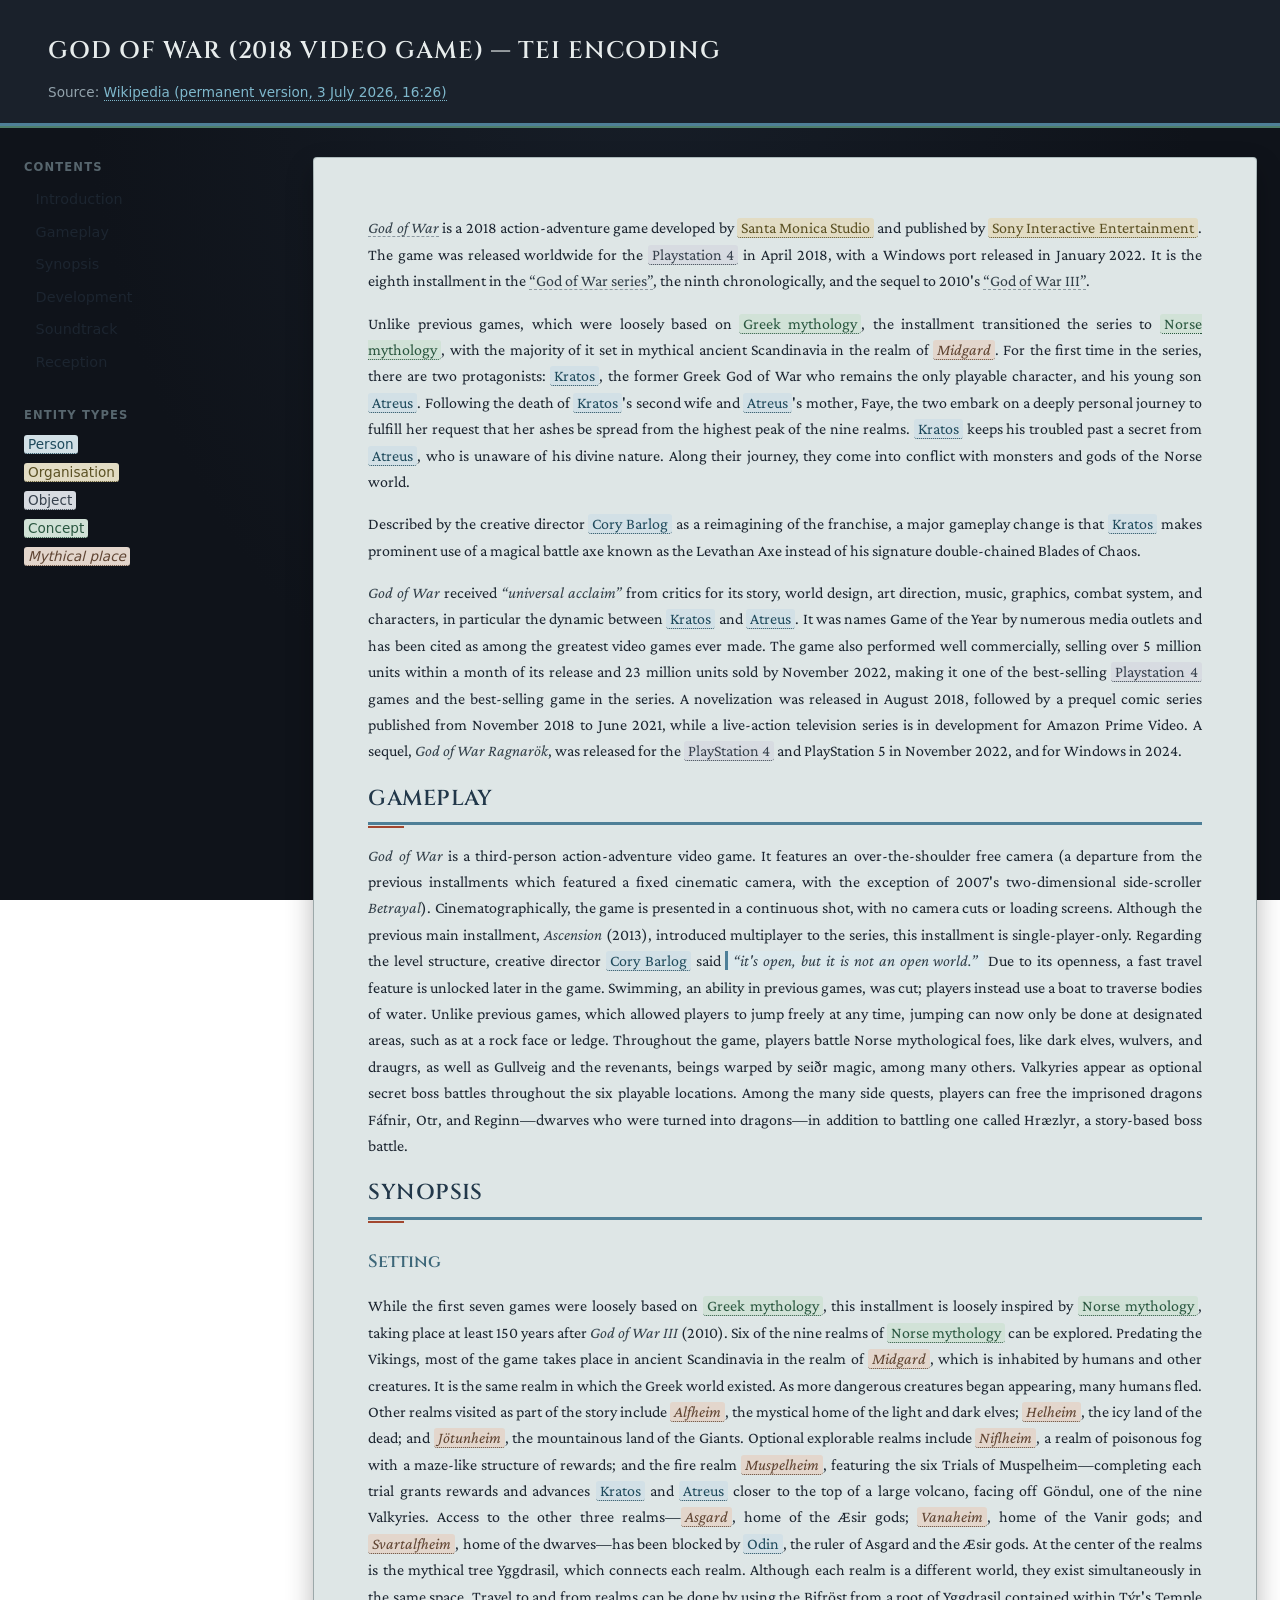
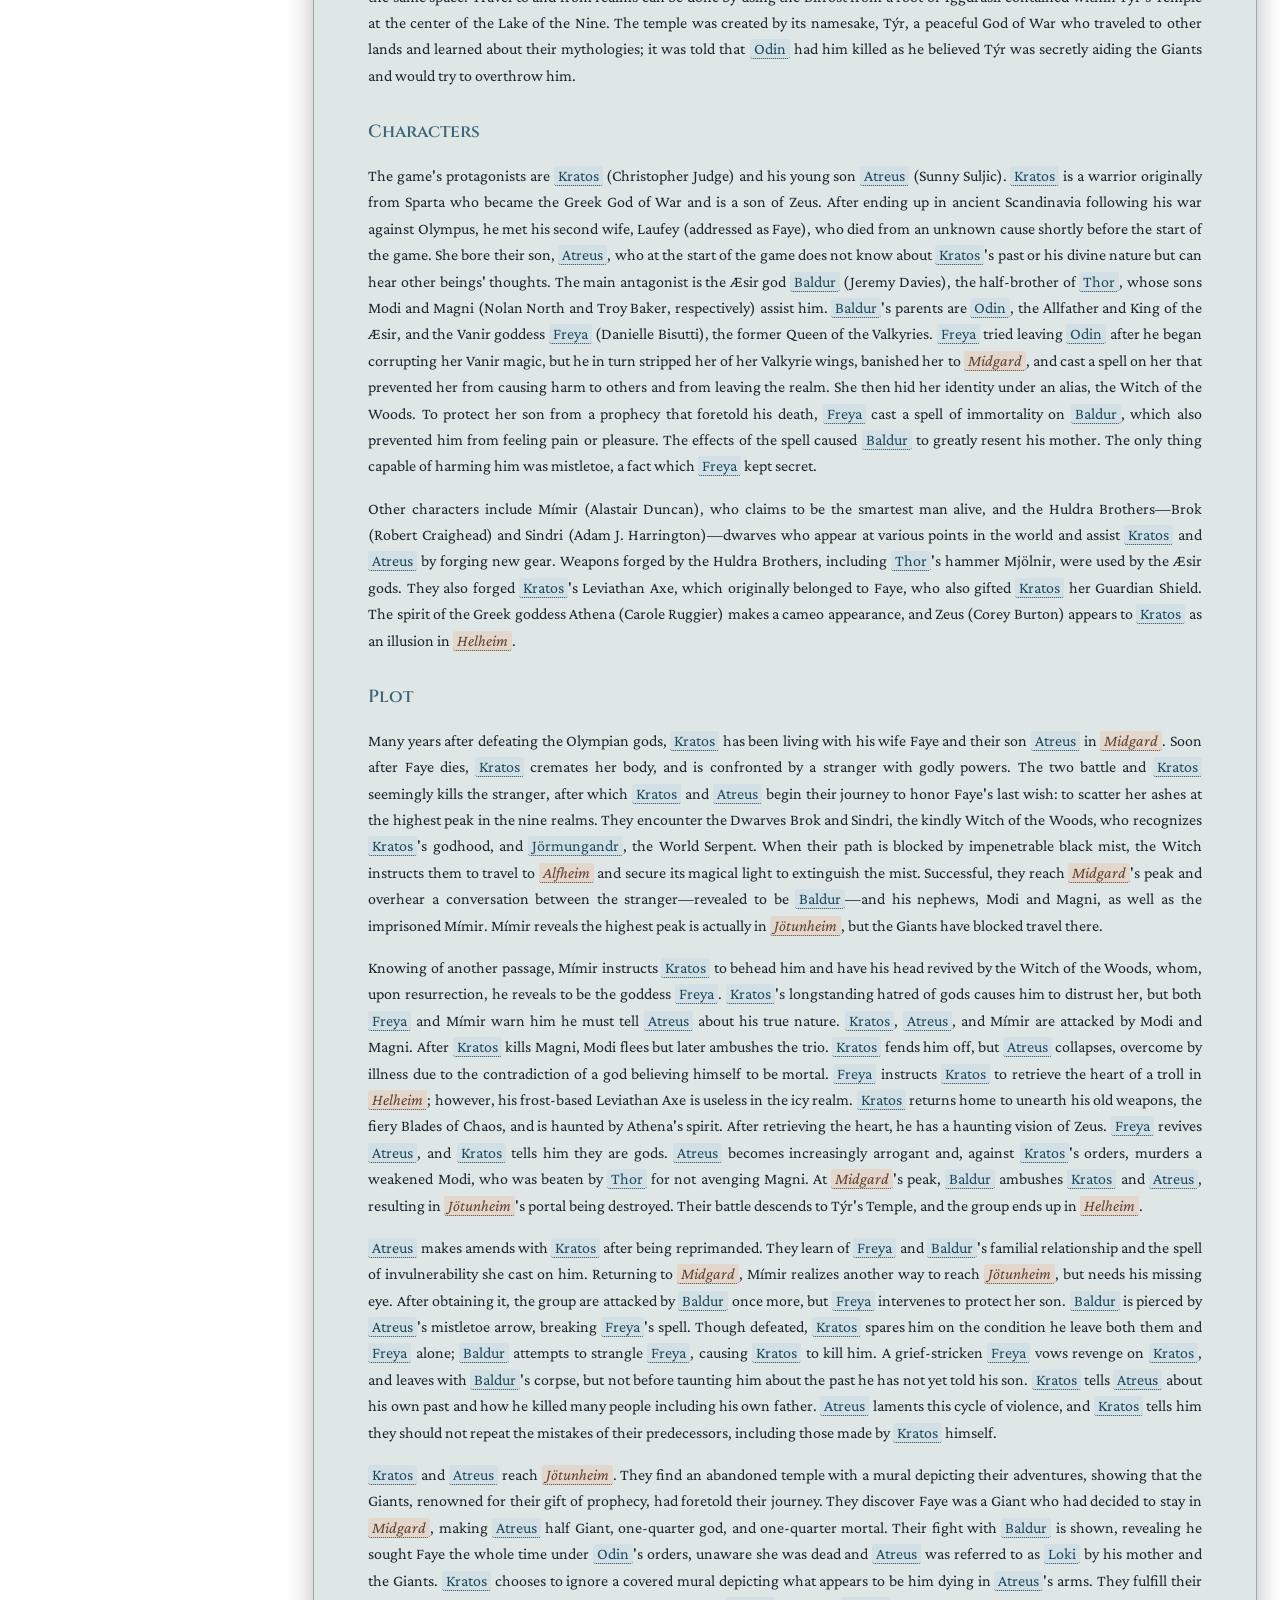
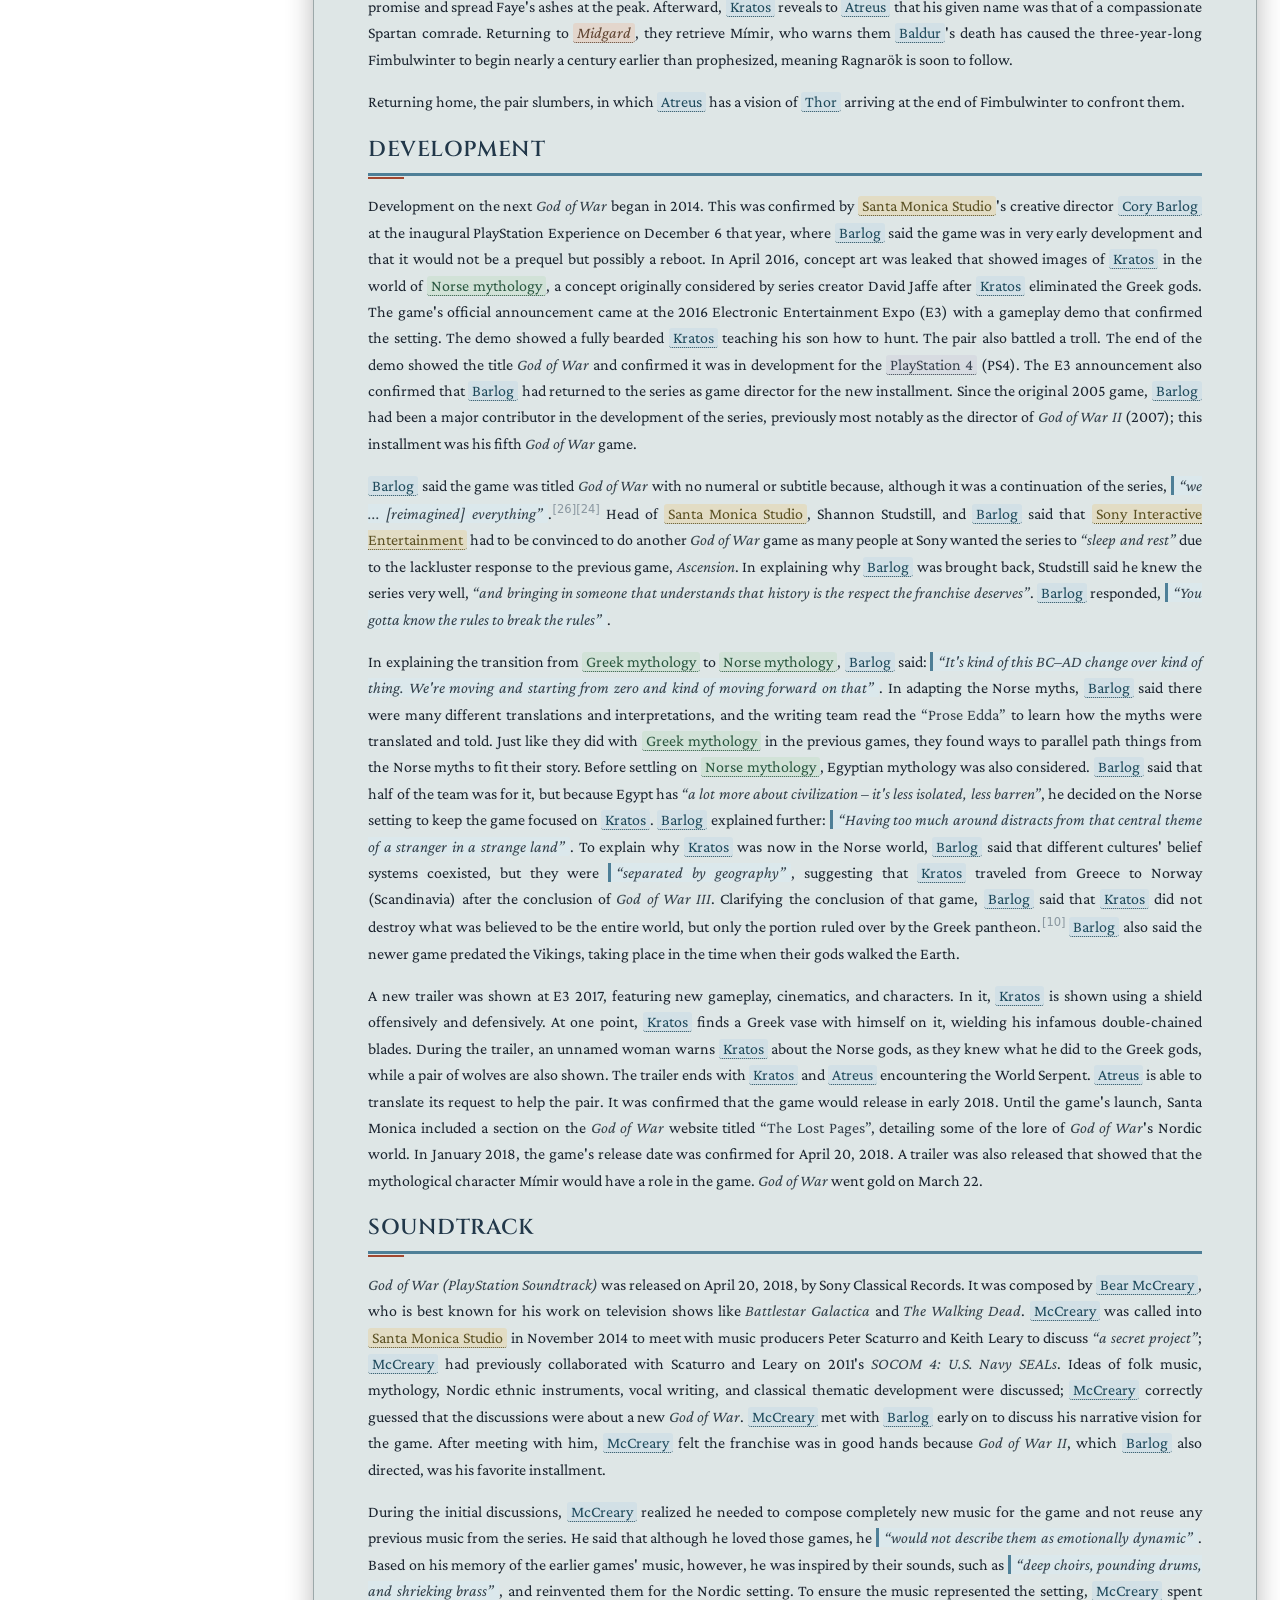
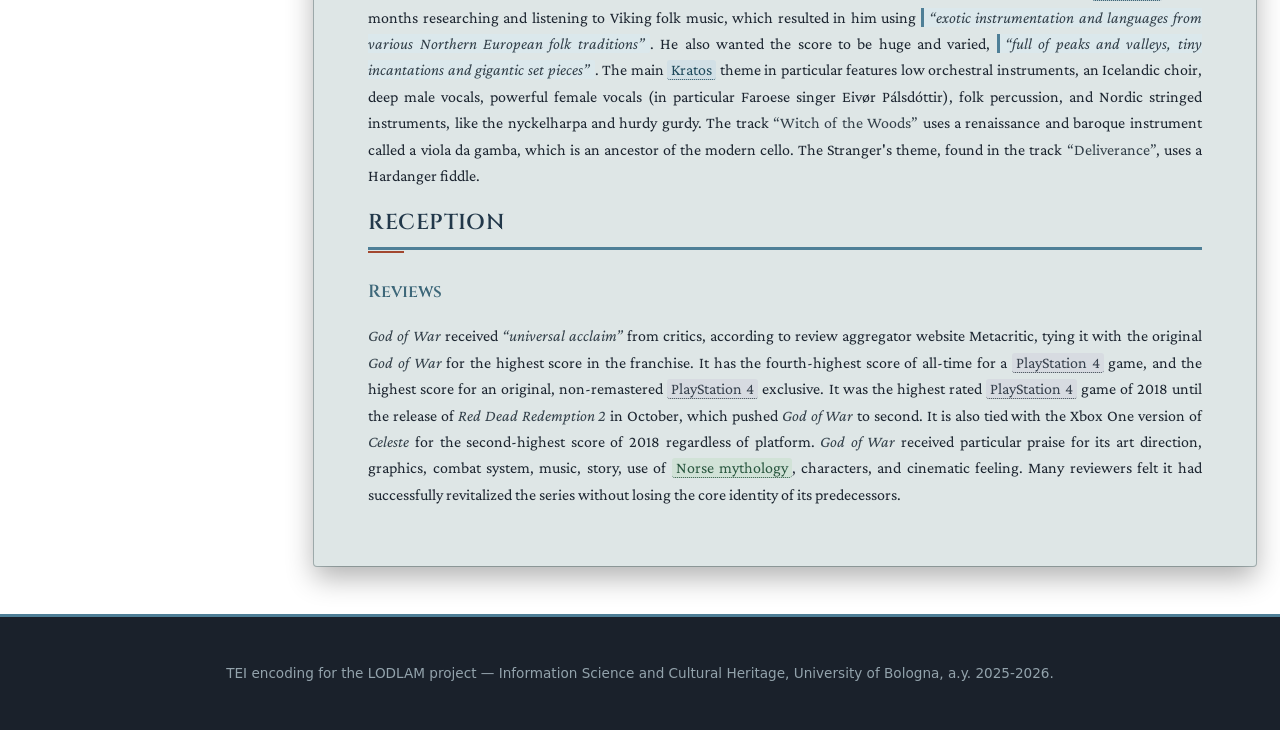
<file: files/index.html>
<!DOCTYPE html>
<html lang="en">
<head>
<meta charset="UTF-8">
<meta name="viewport" content="width=device-width, initial-scale=1.0">
<title>God of War (2018 video game) — TEI encoding</title>
<link rel="preconnect" href="https://fonts.googleapis.com">
<link rel="preconnect" href="https://fonts.gstatic.com" crossorigin>
<link href="https://fonts.googleapis.com/css2?family=Cinzel:wght@500;600;700&family=Crimson+Pro:ital,wght@0,400;0,500;0,600;1,400&display=swap" rel="stylesheet">
<style>

* { box-sizing: border-box; }
body {
  margin: 0;
  font-family: 'Crimson Pro', Georgia, "Times New Roman", serif;
  color: #1c2530;
  background:
    radial-gradient(ellipse at top, #171e28 0%, #0f131a 62%),
    repeating-linear-gradient(115deg, rgba(255,255,255,0.015) 0px, rgba(255,255,255,0.015) 1px, transparent 1px, transparent 7px);
  background-attachment: fixed;
  line-height: 1.65;
}

.site-header {
  padding: 2rem 3rem 1.2rem;
  background: #1a212b;
  color: #e7ecec;
  border-bottom: 3px solid #4e7f97;
  box-shadow: 0 2px 0 0 #4f7f6b;
}
.site-header h1 {
  margin: 0;
  font-family: 'Cinzel', Georgia, serif;
  font-size: 1.5rem;
  font-weight: 600;
  letter-spacing: 0.04em;
  text-transform: uppercase;
}
.source-link { margin: 0.6rem 0 0; font-size: 0.85rem; color: #93a3ac; font-family: system-ui, sans-serif; }
.source-link a { color: #7fb8cc; text-decoration: none; border-bottom: 1px dotted #7fb8cc; }

.layout {
  display: grid;
  grid-template-columns: 250px 1fr;
  max-width: 1340px;
  margin: 0 auto;
  padding: 2rem 1.5rem;
  gap: 2.5rem;
}

/* ---- sidebar nav & legend ------------------------------------ */
.toc {
  position: sticky;
  top: 1rem;
  align-self: start;
  font-family: system-ui, -apple-system, "Segoe UI", sans-serif;
  font-size: 0.9rem;
}
.toc h2 {
  font-size: 0.72rem;
  text-transform: uppercase;
  letter-spacing: 0.1em;
  color: #57666e;
  margin: 0 0 0.5rem;
  font-weight: 700;
}
.toc ul { list-style: none; padding: 0; margin: 0 0 1.8rem; }
.toc li { margin: 0.15rem 0; }
.toc a {
  color: #1c2530;
  text-decoration: none;
  display: block;
  padding: 0.2rem 0 0.2rem 0.6rem;
  border-left: 2px solid transparent;
  transition: border-color 0.15s, color 0.15s;
}
.toc a:hover { border-left-color: #4e7f97; color: #000; }

.legend { list-style: none; padding: 0; font-size: 0.85rem; }
.legend li { margin: 0.35rem 0; }

/* ---- main content ------------------------------------------- */
.content {
  background: #dee6e6;
  padding: 2.6rem 3.4rem;
  border-radius: 3px;
  box-shadow: 0 12px 28px rgba(0,0,0,0.3), 0 0 0 1px #b7c5c6;
}
.content h2 {
  font-family: 'Cinzel', Georgia, serif;
  font-size: 1.35rem;
  font-weight: 600;
  letter-spacing: 0.02em;
  text-transform: uppercase;
  color: #22384a;
  border-bottom: 3px solid #4e7f97;
  padding-bottom: 0.35rem;
  margin: 2.4rem 0 1.1rem;
  position: relative;
}
.content h2::after {
  content: "";
  position: absolute;
  left: 0;
  bottom: -6px;
  width: 36px;
  height: 2px;
  background: #a2472f;
}
.content h2:first-child { margin-top: 0; }
.content h3 {
  font-family: 'Cinzel', Georgia, serif;
  font-size: 1.1rem;
  font-weight: 600;
  color: #3d6779;
  margin: 1.8rem 0 0.8rem;
}
.content p { margin: 1rem 0; text-align: justify; hyphens: auto; -webkit-hyphens: auto; }

/* ---- entities: colour by type (cold pigment palette) --------- */
.entity {
  padding: 1px 4px;
  border-radius: 3px;
  text-decoration: none;
  cursor: help;
  transition: filter 0.15s, box-shadow 0.15s, opacity 0.15s;
  color: inherit;
}
.entity:hover {
  filter: brightness(0.94);
  box-shadow: 0 1px 0 rgba(0,0,0,0.15);
}
.entity.entity-muted { opacity: 0.24; filter: grayscale(0.65); }
.entity.entity-selected {
  opacity: 1;
  filter: none;
  background: #f2d79a !important;
  color: #442814 !important;
  border-bottom-color: #a2472f !important;
  box-shadow: 0 0 0 2px #a2472f, 0 2px 7px rgba(0,0,0,0.22);
}

.entity.person  { background: #d2e0e6; color: #1f4a5c; border-bottom: 1px dotted #1f4a5c; }
.entity.org     { background: #e2dcc4; color: #5a5023; border-bottom: 1px dotted #5a5023; }
.entity.object  { background: #d7dbe1; color: #37414d; border-bottom: 1px dotted #37414d; }
.entity.concept { background: #d1e2d7; color: #29563f; border-bottom: 1px dotted #29563f; }
.entity.place   { background: #e3d6cc; color: #5f4432; border-bottom: 1px dotted #5f4432; font-style: italic; }

/* ---- quotes ------------------------------------------------ */
.quote { font-style: italic; color: #33404a; }
.quote.attributed {
  background: #dbe8ec;
  padding: 1px 5px;
  border-left: 3px solid #4e7f97;
  border-radius: 0 2px 2px 0;
  cursor: help;
}

/* ---- citations -------------------------------------------- */
.citation {
  font-size: 0.72em;
  color: #8a97a0;
  margin-left: 1px;
  font-family: system-ui, sans-serif;
}

/* ---- titles ---------------------------------------------- */
.title-italic { font-style: italic; color: #33404a; }
.title-quoted { color: #33404a; }
.title-link { color: inherit; text-decoration: none; border-bottom: 1px dashed #8a97a0; }
.title-link:hover { border-bottom-style: solid; }

/* ---- footer ---------------------------------------------- */
footer {
  text-align: center;
  padding: 2rem 1rem;
  font-family: system-ui, sans-serif;
  font-size: 0.85rem;
  color: #93a3ac;
  background: #1a212b;
  border-top: 3px solid #4e7f97;
  margin-top: 1rem;
}

@media (max-width: 800px) {
  .layout { grid-template-columns: 1fr; padding: 1rem; }
  .toc { position: static; }
  .content { padding: 1.5rem; }
  .site-header { padding: 1.5rem; }
}

</style>
</head>
<body>
<header class="site-header">
  <h1>God of War (2018 video game) — TEI encoding</h1>
  <p class="source-link">Source: <a href="https://en.wikipedia.org/w/index.php?title=God_of_War_(2018_video_game)&amp;oldid=1357494264" target="_blank" rel="noopener">Wikipedia (permanent version, 3 July 2026, 16:26)</a></p>
</header>

<div class="layout">
  <nav class="toc">
    <h2>Contents</h2>
    <ul>
      <li><a href="#intro">Introduction</a></li>
      <li><a href="#gameplay">Gameplay</a></li>
      <li><a href="#synopsis">Synopsis</a></li>
      <li><a href="#development">Development</a></li>
      <li><a href="#soundtrack">Soundtrack</a></li>
      <li><a href="#reception">Reception</a></li>
    </ul>
    <h2>Entity types</h2>
    <ul class="legend">
      <li><span class="entity person">Person</span></li>
      <li><span class="entity org">Organisation</span></li>
      <li><span class="entity object">Object</span></li>
      <li><span class="entity concept">Concept</span></li>
      <li><span class="entity place">Mythical place</span></li>
    </ul>
  </nav>

  <main class="content">
    

      
      <section class="tei-div tei-introduction" id="intro">
        <p><a class="title-link" href="https://en.wikipedia.org/wiki/God_of_War_(2018_video_game)" target="_blank" rel="noopener"><cite class="title-italic">God of War</cite></a> is a 2018 action-adventure game developed by <a class="entity org" data-entity="santa-monica-studio" href="https://www.wikidata.org/wiki/Q656710" title="Santa Monica Studio — Wikidata: Q656710 · VIAF: 232483995" target="_blank" rel="noopener">Santa Monica Studio</a> and published by <a class="entity org" data-entity="sony-ie" href="https://www.wikidata.org/wiki/Q18594" title="Sony Interactive Entertainment — Wikidata: Q18594 · VIAF: 145689777" target="_blank" rel="noopener">Sony Interactive Entertainment</a>. The game was released worldwide for the <a class="entity object" data-entity="playstation-4" href="https://www.wikidata.org/wiki/Q5014725" title="PlayStation 4 — Wikidata: Q5014725" target="_blank" rel="noopener">Playstation 4</a> in April 2018, with a Windows port released in January 2022. It is the eighth installment in the <a class="title-link" href="https://en.wikipedia.org/wiki/God_of_War_(series)" target="_blank" rel="noopener"><span class="title-quoted">&ldquo;God of War series&rdquo;</span></a>, the ninth chronologically, and the sequel to 2010&#x27;s <a class="title-link" href="https://en.wikipedia.org/wiki/God_of_War_III" target="_blank" rel="noopener"><span class="title-quoted">&ldquo;God of War III&rdquo;</span></a>.</p>

        <p>Unlike previous games, which were loosely based on <a class="entity concept" data-entity="greek-mythology" href="https://www.wikidata.org/wiki/Q34726" title="Greek mythology — Wikidata: Q34726" target="_blank" rel="noopener">Greek mythology</a>, the installment transitioned the series to <a class="entity concept" data-entity="norse-mythology" href="https://www.wikidata.org/wiki/Q128285" title="Norse mythology — Wikidata: Q128285" target="_blank" rel="noopener">Norse mythology</a>, with the majority of it set in mythical ancient Scandinavia in the realm of <span class="entity place" title="Mythical place">Midgard</span>. For the first time in the series, there are two protagonists: <a class="entity person" data-entity="kratos" href="https://www.wikidata.org/wiki/Q2291154" title="Kratos (fictional character) — Wikidata: Q2291154" target="_blank" rel="noopener">Kratos</a>, the former Greek God of War who remains the only playable character, and his young son <a class="entity person" data-entity="atreus" href="https://www.wikidata.org/wiki/Q54896805" title="Atreus (fictional character) — Wikidata: Q54896805" target="_blank" rel="noopener">Atreus</a>. Following the death of <a class="entity person" data-entity="kratos" href="https://www.wikidata.org/wiki/Q2291154" title="Kratos (fictional character) — Wikidata: Q2291154" target="_blank" rel="noopener">Kratos</a>&#x27;s second wife and <a class="entity person" data-entity="atreus" href="https://www.wikidata.org/wiki/Q54896805" title="Atreus (fictional character) — Wikidata: Q54896805" target="_blank" rel="noopener">Atreus</a>&#x27;s mother, Faye, the two embark on a deeply personal journey to fulfill her request that her ashes be spread from the highest peak of the nine realms. <a class="entity person" data-entity="kratos" href="https://www.wikidata.org/wiki/Q2291154" title="Kratos (fictional character) — Wikidata: Q2291154" target="_blank" rel="noopener">Kratos</a> keeps his troubled past a secret from <a class="entity person" data-entity="atreus" href="https://www.wikidata.org/wiki/Q54896805" title="Atreus (fictional character) — Wikidata: Q54896805" target="_blank" rel="noopener">Atreus</a>, who is unaware of his divine nature. Along their journey, they come into conflict with monsters and gods of the Norse world.</p>

        <p>Described by the creative director <a class="entity person" data-entity="cory-barlog" href="https://www.wikidata.org/wiki/Q5173545" title="Cory Barlog (director) — Wikidata: Q5173545 · VIAF: 6865153289917732770006" target="_blank" rel="noopener">Cory Barlog</a> as a reimagining of the franchise, a major gameplay change is that <a class="entity person" data-entity="kratos" href="https://www.wikidata.org/wiki/Q2291154" title="Kratos (fictional character) — Wikidata: Q2291154" target="_blank" rel="noopener">Kratos</a> makes prominent use of a magical battle axe known as the Levathan Axe instead of his signature double-chained Blades of Chaos.</p>

        <p><cite class="title-italic">God of War</cite> received <span class="quote">&ldquo;universal acclaim&rdquo;</span> from critics for its story, world design, art direction, music, graphics, combat system, and characters, in particular the dynamic between <a class="entity person" data-entity="kratos" href="https://www.wikidata.org/wiki/Q2291154" title="Kratos (fictional character) — Wikidata: Q2291154" target="_blank" rel="noopener">Kratos</a> and <a class="entity person" data-entity="atreus" href="https://www.wikidata.org/wiki/Q54896805" title="Atreus (fictional character) — Wikidata: Q54896805" target="_blank" rel="noopener">Atreus</a>. It was names Game of the Year by numerous media outlets and has been cited as among the greatest video games ever made. The game also performed well commercially, selling over 5 million units within a month of its release and 23 million units sold by November 2022, making it one of the best-selling <a class="entity object" data-entity="playstation-4" href="https://www.wikidata.org/wiki/Q5014725" title="PlayStation 4 — Wikidata: Q5014725" target="_blank" rel="noopener">Playstation 4</a> games and the best-selling game in the series. A novelization was released in August 2018, followed by a prequel comic series published from November 2018 to June 2021, while a live-action television series is in development for Amazon Prime Video. A sequel, <cite class="title-italic">God of War Ragnarök</cite>, was released for the <a class="entity object" data-entity="playstation-4" href="https://www.wikidata.org/wiki/Q5014725" title="PlayStation 4 — Wikidata: Q5014725" target="_blank" rel="noopener">PlayStation 4</a> and PlayStation 5 in November 2022, and for Windows in 2024.</p>
      </section>

      
      <section class="tei-div tei-section" id="gameplay">
        <h2>Gameplay</h2>
        <p><cite class="title-italic">God of War</cite> is a third-person action-adventure video game. It features an over-the-shoulder free camera (a departure from the previous installments which featured a fixed cinematic camera, with the exception of 2007&#x27;s two-dimensional side-scroller <cite class="title-italic">Betrayal</cite>). Cinematographically, the game is presented in a continuous shot, with no camera cuts or loading screens. Although the previous main installment, <cite class="title-italic">Ascension</cite> (2013), introduced multiplayer to the series, this installment is single-player-only. Regarding the level structure, creative director <a class="entity person" data-entity="cory-barlog" href="https://www.wikidata.org/wiki/Q5173545" title="Cory Barlog (director) — Wikidata: Q5173545 · VIAF: 6865153289917732770006" target="_blank" rel="noopener">Cory Barlog</a> said <span class="quote attributed" title="Attributed to Cory Barlog">&ldquo;it&#x27;s open, but it is not an open world.&rdquo;</span> Due to its openness, a fast travel feature is unlocked later in the game. Swimming, an ability in previous games, was cut; players instead use a boat to traverse bodies of water. Unlike previous games, which allowed players to jump freely at any time, jumping can now only be done at designated areas, such as at a rock face or ledge. Throughout the game, players battle Norse mythological foes, like dark elves, wulvers, and draugrs, as well as Gullveig and the revenants, beings warped by seiðr magic, among many others. Valkyries appear as optional secret boss battles throughout the six playable locations. Among the many side quests, players can free the imprisoned dragons Fáfnir, Otr, and Reginn—dwarves who were turned into dragons—in addition to battling one called Hræzlyr, a story-based boss battle.</p>
      </section>

      
      <section class="tei-div tei-section" id="synopsis">
        <h2>Synopsis</h2>

        <section class="tei-div tei-subsection" id="setting">
          <h3>Setting</h3>
          <p>While the first seven games were loosely based on <a class="entity concept" data-entity="greek-mythology" href="https://www.wikidata.org/wiki/Q34726" title="Greek mythology — Wikidata: Q34726" target="_blank" rel="noopener">Greek mythology</a>, this installment is loosely inspired by <a class="entity concept" data-entity="norse-mythology" href="https://www.wikidata.org/wiki/Q128285" title="Norse mythology — Wikidata: Q128285" target="_blank" rel="noopener">Norse mythology</a>, taking place at least 150 years after <cite class="title-italic">God of War III</cite> (2010). Six of the nine realms of <a class="entity concept" data-entity="norse-mythology" href="https://www.wikidata.org/wiki/Q128285" title="Norse mythology — Wikidata: Q128285" target="_blank" rel="noopener">Norse mythology</a> can be explored. Predating the Vikings, most of the game takes place in ancient Scandinavia in the realm of <span class="entity place" title="Mythical place">Midgard</span>, which is inhabited by humans and other creatures. It is the same realm in which the Greek world existed. As more dangerous creatures began appearing, many humans fled. Other realms visited as part of the story include <span class="entity place" title="Mythical place">Alfheim</span>, the mystical home of the light and dark elves; <span class="entity place" title="Mythical place">Helheim</span>, the icy land of the dead; and <span class="entity place" title="Mythical place">Jötunheim</span>, the mountainous land of the Giants. Optional explorable realms include <span class="entity place" title="Mythical place">Niflheim</span>, a realm of poisonous fog with a maze-like structure of rewards; and the fire realm <span class="entity place" title="Mythical place">Muspelheim</span>, featuring the six Trials of Muspelheim—completing each trial grants rewards and advances <a class="entity person" data-entity="kratos" href="https://www.wikidata.org/wiki/Q2291154" title="Kratos (fictional character) — Wikidata: Q2291154" target="_blank" rel="noopener">Kratos</a> and <a class="entity person" data-entity="atreus" href="https://www.wikidata.org/wiki/Q54896805" title="Atreus (fictional character) — Wikidata: Q54896805" target="_blank" rel="noopener">Atreus</a> closer to the top of a large volcano, facing off Göndul, one of the nine Valkyries. Access to the other three realms—<span class="entity place" title="Mythical place">Asgard</span>, home of the Æsir gods; <span class="entity place" title="Mythical place">Vanaheim</span>, home of the Vanir gods; and <span class="entity place" title="Mythical place">Svartalfheim</span>, home of the dwarves—has been blocked by <a class="entity person" data-entity="odin" href="https://www.wikidata.org/wiki/Q43610" title="Odin (mythological figure) — Wikidata: Q43610" target="_blank" rel="noopener">Odin</a>, the ruler of Asgard and the Æsir gods. At the center of the realms is the mythical tree Yggdrasil, which connects each realm. Although each realm is a different world, they exist simultaneously in the same space. Travel to and from realms can be done by using the Bifröst from a root of Yggdrasil contained within Týr&#x27;s Temple at the center of the Lake of the Nine. The temple was created by its namesake, Týr, a peaceful God of War who traveled to other lands and learned about their mythologies; it was told that <a class="entity person" data-entity="odin" href="https://www.wikidata.org/wiki/Q43610" title="Odin (mythological figure) — Wikidata: Q43610" target="_blank" rel="noopener">Odin</a> had him killed as he believed Týr was secretly aiding the Giants and would try to overthrow him.</p>
        </section>

        <section class="tei-div tei-subsection" id="characters">
          <h3>Characters</h3>
          <p>The game&#x27;s protagonists are <a class="entity person" data-entity="kratos" href="https://www.wikidata.org/wiki/Q2291154" title="Kratos (fictional character) — Wikidata: Q2291154" target="_blank" rel="noopener">Kratos</a> (Christopher Judge) and his young son <a class="entity person" data-entity="atreus" href="https://www.wikidata.org/wiki/Q54896805" title="Atreus (fictional character) — Wikidata: Q54896805" target="_blank" rel="noopener">Atreus</a> (Sunny Suljic). <a class="entity person" data-entity="kratos" href="https://www.wikidata.org/wiki/Q2291154" title="Kratos (fictional character) — Wikidata: Q2291154" target="_blank" rel="noopener">Kratos</a> is a warrior originally from Sparta who became the Greek God of War and is a son of Zeus. After ending up in ancient Scandinavia following his war against Olympus, he met his second wife, Laufey (addressed as Faye), who died from an unknown cause shortly before the start of the game. She bore their son, <a class="entity person" data-entity="atreus" href="https://www.wikidata.org/wiki/Q54896805" title="Atreus (fictional character) — Wikidata: Q54896805" target="_blank" rel="noopener">Atreus</a>, who at the start of the game does not know about <a class="entity person" data-entity="kratos" href="https://www.wikidata.org/wiki/Q2291154" title="Kratos (fictional character) — Wikidata: Q2291154" target="_blank" rel="noopener">Kratos</a>&#x27;s past or his divine nature but can hear other beings&#x27; thoughts. The main antagonist is the Æsir god <a class="entity person" data-entity="baldur" href="https://www.wikidata.org/wiki/Q131658" title="Baldur (mythological figure) — Wikidata: Q131658" target="_blank" rel="noopener">Baldur</a> (Jeremy Davies), the half-brother of <a class="entity person" data-entity="thor" href="https://www.wikidata.org/wiki/Q42952" title="Thor (mythological figure) — Wikidata: Q42952" target="_blank" rel="noopener">Thor</a>, whose sons Modi and Magni (Nolan North and Troy Baker, respectively) assist him. <a class="entity person" data-entity="baldur" href="https://www.wikidata.org/wiki/Q131658" title="Baldur (mythological figure) — Wikidata: Q131658" target="_blank" rel="noopener">Baldur</a>&#x27;s parents are <a class="entity person" data-entity="odin" href="https://www.wikidata.org/wiki/Q43610" title="Odin (mythological figure) — Wikidata: Q43610" target="_blank" rel="noopener">Odin</a>, the Allfather and King of the Æsir, and the Vanir goddess <a class="entity person" data-entity="freyja" href="https://www.wikidata.org/wiki/Q1647325" title="Freyja (mythological figure) — Wikidata: Q1647325" target="_blank" rel="noopener">Freya</a> (Danielle Bisutti), the former Queen of the Valkyries. <a class="entity person" data-entity="freyja" href="https://www.wikidata.org/wiki/Q1647325" title="Freyja (mythological figure) — Wikidata: Q1647325" target="_blank" rel="noopener">Freya</a> tried leaving <a class="entity person" data-entity="odin" href="https://www.wikidata.org/wiki/Q43610" title="Odin (mythological figure) — Wikidata: Q43610" target="_blank" rel="noopener">Odin</a> after he began corrupting her Vanir magic, but he in turn stripped her of her Valkyrie wings, banished her to <span class="entity place" title="Mythical place">Midgard</span>, and cast a spell on her that prevented her from causing harm to others and from leaving the realm. She then hid her identity under an alias, the Witch of the Woods. To protect her son from a prophecy that foretold his death, <a class="entity person" data-entity="freyja" href="https://www.wikidata.org/wiki/Q1647325" title="Freyja (mythological figure) — Wikidata: Q1647325" target="_blank" rel="noopener">Freya</a> cast a spell of immortality on <a class="entity person" data-entity="baldur" href="https://www.wikidata.org/wiki/Q131658" title="Baldur (mythological figure) — Wikidata: Q131658" target="_blank" rel="noopener">Baldur</a>, which also prevented him from feeling pain or pleasure. The effects of the spell caused <a class="entity person" data-entity="baldur" href="https://www.wikidata.org/wiki/Q131658" title="Baldur (mythological figure) — Wikidata: Q131658" target="_blank" rel="noopener">Baldur</a> to greatly resent his mother. The only thing capable of harming him was mistletoe, a fact which <a class="entity person" data-entity="freyja" href="https://www.wikidata.org/wiki/Q1647325" title="Freyja (mythological figure) — Wikidata: Q1647325" target="_blank" rel="noopener">Freya</a> kept secret.</p>

          <p>Other characters include Mímir (Alastair Duncan), who claims to be the smartest man alive, and the Huldra Brothers—Brok (Robert Craighead) and Sindri (Adam J. Harrington)—dwarves who appear at various points in the world and assist <a class="entity person" data-entity="kratos" href="https://www.wikidata.org/wiki/Q2291154" title="Kratos (fictional character) — Wikidata: Q2291154" target="_blank" rel="noopener">Kratos</a> and <a class="entity person" data-entity="atreus" href="https://www.wikidata.org/wiki/Q54896805" title="Atreus (fictional character) — Wikidata: Q54896805" target="_blank" rel="noopener">Atreus</a> by forging new gear. Weapons forged by the Huldra Brothers, including <a class="entity person" data-entity="thor" href="https://www.wikidata.org/wiki/Q42952" title="Thor (mythological figure) — Wikidata: Q42952" target="_blank" rel="noopener">Thor</a>&#x27;s hammer Mjölnir, were used by the Æsir gods. They also forged <a class="entity person" data-entity="kratos" href="https://www.wikidata.org/wiki/Q2291154" title="Kratos (fictional character) — Wikidata: Q2291154" target="_blank" rel="noopener">Kratos</a>&#x27;s Leviathan Axe, which originally belonged to Faye, who also gifted <a class="entity person" data-entity="kratos" href="https://www.wikidata.org/wiki/Q2291154" title="Kratos (fictional character) — Wikidata: Q2291154" target="_blank" rel="noopener">Kratos</a> her Guardian Shield. The spirit of the Greek goddess Athena (Carole Ruggier) makes a cameo appearance, and Zeus (Corey Burton) appears to <a class="entity person" data-entity="kratos" href="https://www.wikidata.org/wiki/Q2291154" title="Kratos (fictional character) — Wikidata: Q2291154" target="_blank" rel="noopener">Kratos</a> as an illusion in <span class="entity place" title="Mythical place">Helheim</span>.</p>
        </section>

        <section class="tei-div tei-subsection" id="plot">
          <h3>Plot</h3>
          <p>Many years after defeating the Olympian gods, <a class="entity person" data-entity="kratos" href="https://www.wikidata.org/wiki/Q2291154" title="Kratos (fictional character) — Wikidata: Q2291154" target="_blank" rel="noopener">Kratos</a> has been living with his wife Faye and their son <a class="entity person" data-entity="atreus" href="https://www.wikidata.org/wiki/Q54896805" title="Atreus (fictional character) — Wikidata: Q54896805" target="_blank" rel="noopener">Atreus</a> in <span class="entity place" title="Mythical place">Midgard</span>. Soon after Faye dies, <a class="entity person" data-entity="kratos" href="https://www.wikidata.org/wiki/Q2291154" title="Kratos (fictional character) — Wikidata: Q2291154" target="_blank" rel="noopener">Kratos</a> cremates her body, and is confronted by a stranger with godly powers. The two battle and <a class="entity person" data-entity="kratos" href="https://www.wikidata.org/wiki/Q2291154" title="Kratos (fictional character) — Wikidata: Q2291154" target="_blank" rel="noopener">Kratos</a> seemingly kills the stranger, after which <a class="entity person" data-entity="kratos" href="https://www.wikidata.org/wiki/Q2291154" title="Kratos (fictional character) — Wikidata: Q2291154" target="_blank" rel="noopener">Kratos</a> and <a class="entity person" data-entity="atreus" href="https://www.wikidata.org/wiki/Q54896805" title="Atreus (fictional character) — Wikidata: Q54896805" target="_blank" rel="noopener">Atreus</a> begin their journey to honor Faye&#x27;s last wish: to scatter her ashes at the highest peak in the nine realms. They encounter the Dwarves Brok and Sindri, the kindly Witch of the Woods, who recognizes <a class="entity person" data-entity="kratos" href="https://www.wikidata.org/wiki/Q2291154" title="Kratos (fictional character) — Wikidata: Q2291154" target="_blank" rel="noopener">Kratos</a>&#x27;s godhood, and <a class="entity person" data-entity="jormungandr" href="https://www.wikidata.org/wiki/Q181227" title="Jörmungandr (mythological figure) — Wikidata: Q181227" target="_blank" rel="noopener">Jörmungandr</a>, the World Serpent. When their path is blocked by impenetrable black mist, the Witch instructs them to travel to <span class="entity place" title="Mythical place">Alfheim</span> and secure its magical light to extinguish the mist. Successful, they reach <span class="entity place" title="Mythical place">Midgard</span>&#x27;s peak and overhear a conversation between the stranger—revealed to be <a class="entity person" data-entity="baldur" href="https://www.wikidata.org/wiki/Q131658" title="Baldur (mythological figure) — Wikidata: Q131658" target="_blank" rel="noopener">Baldur</a>—and his nephews, Modi and Magni, as well as the imprisoned Mímir. Mímir reveals the highest peak is actually in <span class="entity place" title="Mythical place">Jötunheim</span>, but the Giants have blocked travel there.</p>

          <p>Knowing of another passage, Mímir instructs <a class="entity person" data-entity="kratos" href="https://www.wikidata.org/wiki/Q2291154" title="Kratos (fictional character) — Wikidata: Q2291154" target="_blank" rel="noopener">Kratos</a> to behead him and have his head revived by the Witch of the Woods, whom, upon resurrection, he reveals to be the goddess <a class="entity person" data-entity="freyja" href="https://www.wikidata.org/wiki/Q1647325" title="Freyja (mythological figure) — Wikidata: Q1647325" target="_blank" rel="noopener">Freya</a>. <a class="entity person" data-entity="kratos" href="https://www.wikidata.org/wiki/Q2291154" title="Kratos (fictional character) — Wikidata: Q2291154" target="_blank" rel="noopener">Kratos</a>&#x27;s longstanding hatred of gods causes him to distrust her, but both <a class="entity person" data-entity="freyja" href="https://www.wikidata.org/wiki/Q1647325" title="Freyja (mythological figure) — Wikidata: Q1647325" target="_blank" rel="noopener">Freya</a> and Mímir warn him he must tell <a class="entity person" data-entity="atreus" href="https://www.wikidata.org/wiki/Q54896805" title="Atreus (fictional character) — Wikidata: Q54896805" target="_blank" rel="noopener">Atreus</a> about his true nature. <a class="entity person" data-entity="kratos" href="https://www.wikidata.org/wiki/Q2291154" title="Kratos (fictional character) — Wikidata: Q2291154" target="_blank" rel="noopener">Kratos</a>, <a class="entity person" data-entity="atreus" href="https://www.wikidata.org/wiki/Q54896805" title="Atreus (fictional character) — Wikidata: Q54896805" target="_blank" rel="noopener">Atreus</a>, and Mímir are attacked by Modi and Magni. After <a class="entity person" data-entity="kratos" href="https://www.wikidata.org/wiki/Q2291154" title="Kratos (fictional character) — Wikidata: Q2291154" target="_blank" rel="noopener">Kratos</a> kills Magni, Modi flees but later ambushes the trio. <a class="entity person" data-entity="kratos" href="https://www.wikidata.org/wiki/Q2291154" title="Kratos (fictional character) — Wikidata: Q2291154" target="_blank" rel="noopener">Kratos</a> fends him off, but <a class="entity person" data-entity="atreus" href="https://www.wikidata.org/wiki/Q54896805" title="Atreus (fictional character) — Wikidata: Q54896805" target="_blank" rel="noopener">Atreus</a> collapses, overcome by illness due to the contradiction of a god believing himself to be mortal. <a class="entity person" data-entity="freyja" href="https://www.wikidata.org/wiki/Q1647325" title="Freyja (mythological figure) — Wikidata: Q1647325" target="_blank" rel="noopener">Freya</a> instructs <a class="entity person" data-entity="kratos" href="https://www.wikidata.org/wiki/Q2291154" title="Kratos (fictional character) — Wikidata: Q2291154" target="_blank" rel="noopener">Kratos</a> to retrieve the heart of a troll in <span class="entity place" title="Mythical place">Helheim</span>; however, his frost-based Leviathan Axe is useless in the icy realm. <a class="entity person" data-entity="kratos" href="https://www.wikidata.org/wiki/Q2291154" title="Kratos (fictional character) — Wikidata: Q2291154" target="_blank" rel="noopener">Kratos</a> returns home to unearth his old weapons, the fiery Blades of Chaos, and is haunted by Athena&#x27;s spirit. After retrieving the heart, he has a haunting vision of Zeus. <a class="entity person" data-entity="freyja" href="https://www.wikidata.org/wiki/Q1647325" title="Freyja (mythological figure) — Wikidata: Q1647325" target="_blank" rel="noopener">Freya</a> revives <a class="entity person" data-entity="atreus" href="https://www.wikidata.org/wiki/Q54896805" title="Atreus (fictional character) — Wikidata: Q54896805" target="_blank" rel="noopener">Atreus</a>, and <a class="entity person" data-entity="kratos" href="https://www.wikidata.org/wiki/Q2291154" title="Kratos (fictional character) — Wikidata: Q2291154" target="_blank" rel="noopener">Kratos</a> tells him they are gods. <a class="entity person" data-entity="atreus" href="https://www.wikidata.org/wiki/Q54896805" title="Atreus (fictional character) — Wikidata: Q54896805" target="_blank" rel="noopener">Atreus</a> becomes increasingly arrogant and, against <a class="entity person" data-entity="kratos" href="https://www.wikidata.org/wiki/Q2291154" title="Kratos (fictional character) — Wikidata: Q2291154" target="_blank" rel="noopener">Kratos</a>&#x27;s orders, murders a weakened Modi, who was beaten by <a class="entity person" data-entity="thor" href="https://www.wikidata.org/wiki/Q42952" title="Thor (mythological figure) — Wikidata: Q42952" target="_blank" rel="noopener">Thor</a> for not avenging Magni. At <span class="entity place" title="Mythical place">Midgard</span>&#x27;s peak, <a class="entity person" data-entity="baldur" href="https://www.wikidata.org/wiki/Q131658" title="Baldur (mythological figure) — Wikidata: Q131658" target="_blank" rel="noopener">Baldur</a> ambushes <a class="entity person" data-entity="kratos" href="https://www.wikidata.org/wiki/Q2291154" title="Kratos (fictional character) — Wikidata: Q2291154" target="_blank" rel="noopener">Kratos</a> and <a class="entity person" data-entity="atreus" href="https://www.wikidata.org/wiki/Q54896805" title="Atreus (fictional character) — Wikidata: Q54896805" target="_blank" rel="noopener">Atreus</a>, resulting in <span class="entity place" title="Mythical place">Jötunheim</span>&#x27;s portal being destroyed. Their battle descends to Týr&#x27;s Temple, and the group ends up in <span class="entity place" title="Mythical place">Helheim</span>.</p>

          <p><a class="entity person" data-entity="atreus" href="https://www.wikidata.org/wiki/Q54896805" title="Atreus (fictional character) — Wikidata: Q54896805" target="_blank" rel="noopener">Atreus</a> makes amends with <a class="entity person" data-entity="kratos" href="https://www.wikidata.org/wiki/Q2291154" title="Kratos (fictional character) — Wikidata: Q2291154" target="_blank" rel="noopener">Kratos</a> after being reprimanded. They learn of <a class="entity person" data-entity="freyja" href="https://www.wikidata.org/wiki/Q1647325" title="Freyja (mythological figure) — Wikidata: Q1647325" target="_blank" rel="noopener">Freya</a> and <a class="entity person" data-entity="baldur" href="https://www.wikidata.org/wiki/Q131658" title="Baldur (mythological figure) — Wikidata: Q131658" target="_blank" rel="noopener">Baldur</a>&#x27;s familial relationship and the spell of invulnerability she cast on him. Returning to <span class="entity place" title="Mythical place">Midgard</span>, Mímir realizes another way to reach <span class="entity place" title="Mythical place">Jötunheim</span>, but needs his missing eye. After obtaining it, the group are attacked by <a class="entity person" data-entity="baldur" href="https://www.wikidata.org/wiki/Q131658" title="Baldur (mythological figure) — Wikidata: Q131658" target="_blank" rel="noopener">Baldur</a> once more, but <a class="entity person" data-entity="freyja" href="https://www.wikidata.org/wiki/Q1647325" title="Freyja (mythological figure) — Wikidata: Q1647325" target="_blank" rel="noopener">Freya</a> intervenes to protect her son. <a class="entity person" data-entity="baldur" href="https://www.wikidata.org/wiki/Q131658" title="Baldur (mythological figure) — Wikidata: Q131658" target="_blank" rel="noopener">Baldur</a> is pierced by <a class="entity person" data-entity="atreus" href="https://www.wikidata.org/wiki/Q54896805" title="Atreus (fictional character) — Wikidata: Q54896805" target="_blank" rel="noopener">Atreus</a>&#x27;s mistletoe arrow, breaking <a class="entity person" data-entity="freyja" href="https://www.wikidata.org/wiki/Q1647325" title="Freyja (mythological figure) — Wikidata: Q1647325" target="_blank" rel="noopener">Freya</a>&#x27;s spell. Though defeated, <a class="entity person" data-entity="kratos" href="https://www.wikidata.org/wiki/Q2291154" title="Kratos (fictional character) — Wikidata: Q2291154" target="_blank" rel="noopener">Kratos</a> spares him on the condition he leave both them and <a class="entity person" data-entity="freyja" href="https://www.wikidata.org/wiki/Q1647325" title="Freyja (mythological figure) — Wikidata: Q1647325" target="_blank" rel="noopener">Freya</a> alone; <a class="entity person" data-entity="baldur" href="https://www.wikidata.org/wiki/Q131658" title="Baldur (mythological figure) — Wikidata: Q131658" target="_blank" rel="noopener">Baldur</a> attempts to strangle <a class="entity person" data-entity="freyja" href="https://www.wikidata.org/wiki/Q1647325" title="Freyja (mythological figure) — Wikidata: Q1647325" target="_blank" rel="noopener">Freya</a>, causing <a class="entity person" data-entity="kratos" href="https://www.wikidata.org/wiki/Q2291154" title="Kratos (fictional character) — Wikidata: Q2291154" target="_blank" rel="noopener">Kratos</a> to kill him. A grief-stricken <a class="entity person" data-entity="freyja" href="https://www.wikidata.org/wiki/Q1647325" title="Freyja (mythological figure) — Wikidata: Q1647325" target="_blank" rel="noopener">Freya</a> vows revenge on <a class="entity person" data-entity="kratos" href="https://www.wikidata.org/wiki/Q2291154" title="Kratos (fictional character) — Wikidata: Q2291154" target="_blank" rel="noopener">Kratos</a>, and leaves with <a class="entity person" data-entity="baldur" href="https://www.wikidata.org/wiki/Q131658" title="Baldur (mythological figure) — Wikidata: Q131658" target="_blank" rel="noopener">Baldur</a>&#x27;s corpse, but not before taunting him about the past he has not yet told his son. <a class="entity person" data-entity="kratos" href="https://www.wikidata.org/wiki/Q2291154" title="Kratos (fictional character) — Wikidata: Q2291154" target="_blank" rel="noopener">Kratos</a> tells <a class="entity person" data-entity="atreus" href="https://www.wikidata.org/wiki/Q54896805" title="Atreus (fictional character) — Wikidata: Q54896805" target="_blank" rel="noopener">Atreus</a> about his own past and how he killed many people including his own father. <a class="entity person" data-entity="atreus" href="https://www.wikidata.org/wiki/Q54896805" title="Atreus (fictional character) — Wikidata: Q54896805" target="_blank" rel="noopener">Atreus</a> laments this cycle of violence, and <a class="entity person" data-entity="kratos" href="https://www.wikidata.org/wiki/Q2291154" title="Kratos (fictional character) — Wikidata: Q2291154" target="_blank" rel="noopener">Kratos</a> tells him they should not repeat the mistakes of their predecessors, including those made by <a class="entity person" data-entity="kratos" href="https://www.wikidata.org/wiki/Q2291154" title="Kratos (fictional character) — Wikidata: Q2291154" target="_blank" rel="noopener">Kratos</a> himself.</p>

          <p><a class="entity person" data-entity="kratos" href="https://www.wikidata.org/wiki/Q2291154" title="Kratos (fictional character) — Wikidata: Q2291154" target="_blank" rel="noopener">Kratos</a> and <a class="entity person" data-entity="atreus" href="https://www.wikidata.org/wiki/Q54896805" title="Atreus (fictional character) — Wikidata: Q54896805" target="_blank" rel="noopener">Atreus</a> reach <span class="entity place" title="Mythical place">Jötunheim</span>. They find an abandoned temple with a mural depicting their adventures, showing that the Giants, renowned for their gift of prophecy, had foretold their journey. They discover Faye was a Giant who had decided to stay in <span class="entity place" title="Mythical place">Midgard</span>, making <a class="entity person" data-entity="atreus" href="https://www.wikidata.org/wiki/Q54896805" title="Atreus (fictional character) — Wikidata: Q54896805" target="_blank" rel="noopener">Atreus</a> half Giant, one-quarter god, and one-quarter mortal. Their fight with <a class="entity person" data-entity="baldur" href="https://www.wikidata.org/wiki/Q131658" title="Baldur (mythological figure) — Wikidata: Q131658" target="_blank" rel="noopener">Baldur</a> is shown, revealing he sought Faye the whole time under <a class="entity person" data-entity="odin" href="https://www.wikidata.org/wiki/Q43610" title="Odin (mythological figure) — Wikidata: Q43610" target="_blank" rel="noopener">Odin</a>&#x27;s orders, unaware she was dead and <a class="entity person" data-entity="atreus" href="https://www.wikidata.org/wiki/Q54896805" title="Atreus (fictional character) — Wikidata: Q54896805" target="_blank" rel="noopener">Atreus</a> was referred to as <a class="entity person" data-entity="loki" href="https://www.wikidata.org/wiki/Q133147" title="Loki (mythological figure) — Wikidata: Q133147" target="_blank" rel="noopener">Loki</a> by his mother and the Giants. <a class="entity person" data-entity="kratos" href="https://www.wikidata.org/wiki/Q2291154" title="Kratos (fictional character) — Wikidata: Q2291154" target="_blank" rel="noopener">Kratos</a> chooses to ignore a covered mural depicting what appears to be him dying in <a class="entity person" data-entity="atreus" href="https://www.wikidata.org/wiki/Q54896805" title="Atreus (fictional character) — Wikidata: Q54896805" target="_blank" rel="noopener">Atreus</a>&#x27;s arms. They fulfill their promise and spread Faye&#x27;s ashes at the peak. Afterward, <a class="entity person" data-entity="kratos" href="https://www.wikidata.org/wiki/Q2291154" title="Kratos (fictional character) — Wikidata: Q2291154" target="_blank" rel="noopener">Kratos</a> reveals to <a class="entity person" data-entity="atreus" href="https://www.wikidata.org/wiki/Q54896805" title="Atreus (fictional character) — Wikidata: Q54896805" target="_blank" rel="noopener">Atreus</a> that his given name was that of a compassionate Spartan comrade. Returning to <span class="entity place" title="Mythical place">Midgard</span>, they retrieve Mímir, who warns them <a class="entity person" data-entity="baldur" href="https://www.wikidata.org/wiki/Q131658" title="Baldur (mythological figure) — Wikidata: Q131658" target="_blank" rel="noopener">Baldur</a>&#x27;s death has caused the three-year-long Fimbulwinter to begin nearly a century earlier than prophesized, meaning Ragnarök is soon to follow.</p>

          <p>Returning home, the pair slumbers, in which <a class="entity person" data-entity="atreus" href="https://www.wikidata.org/wiki/Q54896805" title="Atreus (fictional character) — Wikidata: Q54896805" target="_blank" rel="noopener">Atreus</a> has a vision of <a class="entity person" data-entity="thor" href="https://www.wikidata.org/wiki/Q42952" title="Thor (mythological figure) — Wikidata: Q42952" target="_blank" rel="noopener">Thor</a> arriving at the end of Fimbulwinter to confront them.</p>
        </section>
      </section>

      
      <section class="tei-div tei-section" id="development">
        <h2>Development</h2>
        <p>Development on the next <cite class="title-italic">God of War</cite> began in 2014. This was confirmed by <a class="entity org" data-entity="santa-monica-studio" href="https://www.wikidata.org/wiki/Q656710" title="Santa Monica Studio — Wikidata: Q656710 · VIAF: 232483995" target="_blank" rel="noopener">Santa Monica Studio</a>&#x27;s creative director <a class="entity person" data-entity="cory-barlog" href="https://www.wikidata.org/wiki/Q5173545" title="Cory Barlog (director) — Wikidata: Q5173545 · VIAF: 6865153289917732770006" target="_blank" rel="noopener">Cory Barlog</a> at the inaugural PlayStation Experience on December 6 that year, where <a class="entity person" data-entity="cory-barlog" href="https://www.wikidata.org/wiki/Q5173545" title="Cory Barlog (director) — Wikidata: Q5173545 · VIAF: 6865153289917732770006" target="_blank" rel="noopener">Barlog</a> said the game was in very early development and that it would not be a prequel but possibly a reboot. In April 2016, concept art was leaked that showed images of <a class="entity person" data-entity="kratos" href="https://www.wikidata.org/wiki/Q2291154" title="Kratos (fictional character) — Wikidata: Q2291154" target="_blank" rel="noopener">Kratos</a> in the world of <a class="entity concept" data-entity="norse-mythology" href="https://www.wikidata.org/wiki/Q128285" title="Norse mythology — Wikidata: Q128285" target="_blank" rel="noopener">Norse mythology</a>, a concept originally considered by series creator David Jaffe after <a class="entity person" data-entity="kratos" href="https://www.wikidata.org/wiki/Q2291154" title="Kratos (fictional character) — Wikidata: Q2291154" target="_blank" rel="noopener">Kratos</a> eliminated the Greek gods. The game&#x27;s official announcement came at the 2016 Electronic Entertainment Expo (E3) with a gameplay demo that confirmed the setting. The demo showed a fully bearded <a class="entity person" data-entity="kratos" href="https://www.wikidata.org/wiki/Q2291154" title="Kratos (fictional character) — Wikidata: Q2291154" target="_blank" rel="noopener">Kratos</a> teaching his son how to hunt. The pair also battled a troll. The end of the demo showed the title <cite class="title-italic">God of War</cite> and confirmed it was in development for the <a class="entity object" data-entity="playstation-4" href="https://www.wikidata.org/wiki/Q5014725" title="PlayStation 4 — Wikidata: Q5014725" target="_blank" rel="noopener">PlayStation 4</a> (PS4). The E3 announcement also confirmed that <a class="entity person" data-entity="cory-barlog" href="https://www.wikidata.org/wiki/Q5173545" title="Cory Barlog (director) — Wikidata: Q5173545 · VIAF: 6865153289917732770006" target="_blank" rel="noopener">Barlog</a> had returned to the series as game director for the new installment. Since the original 2005 game, <a class="entity person" data-entity="cory-barlog" href="https://www.wikidata.org/wiki/Q5173545" title="Cory Barlog (director) — Wikidata: Q5173545 · VIAF: 6865153289917732770006" target="_blank" rel="noopener">Barlog</a> had been a major contributor in the development of the series, previously most notably as the director of <cite class="title-italic">God of War II</cite> (2007); this installment was his fifth <cite class="title-italic">God of War</cite> game.</p>

        <p><a class="entity person" data-entity="cory-barlog" href="https://www.wikidata.org/wiki/Q5173545" title="Cory Barlog (director) — Wikidata: Q5173545 · VIAF: 6865153289917732770006" target="_blank" rel="noopener">Barlog</a> said the game was titled <cite class="title-italic">God of War</cite> with no numeral or subtitle because, although it was a continuation of the series, <span class="quote attributed" title="Attributed to Cory Barlog">&ldquo;we ... [reimagined] everything&rdquo;</span>.<sup class="citation">[26][24]</sup> Head of <a class="entity org" data-entity="santa-monica-studio" href="https://www.wikidata.org/wiki/Q656710" title="Santa Monica Studio — Wikidata: Q656710 · VIAF: 232483995" target="_blank" rel="noopener">Santa Monica Studio</a>, Shannon Studstill, and <a class="entity person" data-entity="cory-barlog" href="https://www.wikidata.org/wiki/Q5173545" title="Cory Barlog (director) — Wikidata: Q5173545 · VIAF: 6865153289917732770006" target="_blank" rel="noopener">Barlog</a> said that <a class="entity org" data-entity="sony-ie" href="https://www.wikidata.org/wiki/Q18594" title="Sony Interactive Entertainment — Wikidata: Q18594 · VIAF: 145689777" target="_blank" rel="noopener">Sony Interactive Entertainment</a> had to be convinced to do another <cite class="title-italic">God of War</cite> game as many people at Sony wanted the series to <span class="quote">&ldquo;sleep and rest&rdquo;</span> due to the lackluster response to the previous game, <cite class="title-italic">Ascension</cite>. In explaining why <a class="entity person" data-entity="cory-barlog" href="https://www.wikidata.org/wiki/Q5173545" title="Cory Barlog (director) — Wikidata: Q5173545 · VIAF: 6865153289917732770006" target="_blank" rel="noopener">Barlog</a> was brought back, Studstill said he knew the series very well, <span class="quote">&ldquo;and bringing in someone that understands that history is the respect the franchise deserves&rdquo;</span>. <a class="entity person" data-entity="cory-barlog" href="https://www.wikidata.org/wiki/Q5173545" title="Cory Barlog (director) — Wikidata: Q5173545 · VIAF: 6865153289917732770006" target="_blank" rel="noopener">Barlog</a> responded, <span class="quote attributed" title="Attributed to Cory Barlog">&ldquo;You gotta know the rules to break the rules&rdquo;</span>.</p>

        <p>In explaining the transition from <a class="entity concept" data-entity="greek-mythology" href="https://www.wikidata.org/wiki/Q34726" title="Greek mythology — Wikidata: Q34726" target="_blank" rel="noopener">Greek mythology</a> to <a class="entity concept" data-entity="norse-mythology" href="https://www.wikidata.org/wiki/Q128285" title="Norse mythology — Wikidata: Q128285" target="_blank" rel="noopener">Norse mythology</a>, <a class="entity person" data-entity="cory-barlog" href="https://www.wikidata.org/wiki/Q5173545" title="Cory Barlog (director) — Wikidata: Q5173545 · VIAF: 6865153289917732770006" target="_blank" rel="noopener">Barlog</a> said: <span class="quote attributed" title="Attributed to Cory Barlog">&ldquo;It&#x27;s kind of this BC–AD change over kind of thing. We&#x27;re moving and starting from zero and kind of moving forward on that&rdquo;</span>. In adapting the Norse myths, <a class="entity person" data-entity="cory-barlog" href="https://www.wikidata.org/wiki/Q5173545" title="Cory Barlog (director) — Wikidata: Q5173545 · VIAF: 6865153289917732770006" target="_blank" rel="noopener">Barlog</a> said there were many different translations and interpretations, and the writing team read the <span class="title-quoted">&ldquo;Prose Edda&rdquo;</span> to learn how the myths were translated and told. Just like they did with <a class="entity concept" data-entity="greek-mythology" href="https://www.wikidata.org/wiki/Q34726" title="Greek mythology — Wikidata: Q34726" target="_blank" rel="noopener">Greek mythology</a> in the previous games, they found ways to parallel path things from the Norse myths to fit their story. Before settling on <a class="entity concept" data-entity="norse-mythology" href="https://www.wikidata.org/wiki/Q128285" title="Norse mythology — Wikidata: Q128285" target="_blank" rel="noopener">Norse mythology</a>, Egyptian mythology was also considered. <a class="entity person" data-entity="cory-barlog" href="https://www.wikidata.org/wiki/Q5173545" title="Cory Barlog (director) — Wikidata: Q5173545 · VIAF: 6865153289917732770006" target="_blank" rel="noopener">Barlog</a> said that half of the team was for it, but because Egypt has <span class="quote">&ldquo;a lot more about civilization – it&#x27;s less isolated, less barren&rdquo;</span>, he decided on the Norse setting to keep the game focused on <a class="entity person" data-entity="kratos" href="https://www.wikidata.org/wiki/Q2291154" title="Kratos (fictional character) — Wikidata: Q2291154" target="_blank" rel="noopener">Kratos</a>. <a class="entity person" data-entity="cory-barlog" href="https://www.wikidata.org/wiki/Q5173545" title="Cory Barlog (director) — Wikidata: Q5173545 · VIAF: 6865153289917732770006" target="_blank" rel="noopener">Barlog</a> explained further: <span class="quote attributed" title="Attributed to Cory Barlog">&ldquo;Having too much around distracts from that central theme of a stranger in a strange land&rdquo;</span>. To explain why <a class="entity person" data-entity="kratos" href="https://www.wikidata.org/wiki/Q2291154" title="Kratos (fictional character) — Wikidata: Q2291154" target="_blank" rel="noopener">Kratos</a> was now in the Norse world, <a class="entity person" data-entity="cory-barlog" href="https://www.wikidata.org/wiki/Q5173545" title="Cory Barlog (director) — Wikidata: Q5173545 · VIAF: 6865153289917732770006" target="_blank" rel="noopener">Barlog</a> said that different cultures&#x27; belief systems coexisted, but they were <span class="quote attributed" title="Attributed to Cory Barlog">&ldquo;separated by geography&rdquo;</span>, suggesting that <a class="entity person" data-entity="kratos" href="https://www.wikidata.org/wiki/Q2291154" title="Kratos (fictional character) — Wikidata: Q2291154" target="_blank" rel="noopener">Kratos</a> traveled from Greece to Norway (Scandinavia) after the conclusion of <cite class="title-italic">God of War III</cite>. Clarifying the conclusion of that game, <a class="entity person" data-entity="cory-barlog" href="https://www.wikidata.org/wiki/Q5173545" title="Cory Barlog (director) — Wikidata: Q5173545 · VIAF: 6865153289917732770006" target="_blank" rel="noopener">Barlog</a> said that <a class="entity person" data-entity="kratos" href="https://www.wikidata.org/wiki/Q2291154" title="Kratos (fictional character) — Wikidata: Q2291154" target="_blank" rel="noopener">Kratos</a> did not destroy what was believed to be the entire world, but only the portion ruled over by the Greek pantheon.<sup class="citation">[10]</sup> <a class="entity person" data-entity="cory-barlog" href="https://www.wikidata.org/wiki/Q5173545" title="Cory Barlog (director) — Wikidata: Q5173545 · VIAF: 6865153289917732770006" target="_blank" rel="noopener">Barlog</a> also said the newer game predated the Vikings, taking place in the time when their gods walked the Earth.</p>

        <p>A new trailer was shown at E3 2017, featuring new gameplay, cinematics, and characters. In it, <a class="entity person" data-entity="kratos" href="https://www.wikidata.org/wiki/Q2291154" title="Kratos (fictional character) — Wikidata: Q2291154" target="_blank" rel="noopener">Kratos</a> is shown using a shield offensively and defensively. At one point, <a class="entity person" data-entity="kratos" href="https://www.wikidata.org/wiki/Q2291154" title="Kratos (fictional character) — Wikidata: Q2291154" target="_blank" rel="noopener">Kratos</a> finds a Greek vase with himself on it, wielding his infamous double-chained blades. During the trailer, an unnamed woman warns <a class="entity person" data-entity="kratos" href="https://www.wikidata.org/wiki/Q2291154" title="Kratos (fictional character) — Wikidata: Q2291154" target="_blank" rel="noopener">Kratos</a> about the Norse gods, as they knew what he did to the Greek gods, while a pair of wolves are also shown. The trailer ends with <a class="entity person" data-entity="kratos" href="https://www.wikidata.org/wiki/Q2291154" title="Kratos (fictional character) — Wikidata: Q2291154" target="_blank" rel="noopener">Kratos</a> and <a class="entity person" data-entity="atreus" href="https://www.wikidata.org/wiki/Q54896805" title="Atreus (fictional character) — Wikidata: Q54896805" target="_blank" rel="noopener">Atreus</a> encountering the World Serpent. <a class="entity person" data-entity="atreus" href="https://www.wikidata.org/wiki/Q54896805" title="Atreus (fictional character) — Wikidata: Q54896805" target="_blank" rel="noopener">Atreus</a> is able to translate its request to help the pair. It was confirmed that the game would release in early 2018. Until the game&#x27;s launch, Santa Monica included a section on the <cite class="title-italic">God of War</cite> website titled <span class="title-quoted">&ldquo;The Lost Pages&rdquo;</span>, detailing some of the lore of <cite class="title-italic">God of War</cite>&#x27;s Nordic world. In January 2018, the game&#x27;s release date was confirmed for April 20, 2018. A trailer was also released that showed that the mythological character Mímir would have a role in the game. <cite class="title-italic">God of War</cite> went gold on March 22.</p>
      </section>

      
      <section class="tei-div tei-section" id="soundtrack">
        <h2>Soundtrack</h2>
        <p><cite class="title-italic">God of War (PlayStation Soundtrack)</cite> was released on April 20, 2018, by Sony Classical Records. It was composed by <a class="entity person" data-entity="bear-mccreary" href="https://www.wikidata.org/wiki/Q621437" title="Bear McCreary (composer) — Wikidata: Q621437 · VIAF: 91158885" target="_blank" rel="noopener">Bear McCreary</a>, who is best known for his work on television shows like <cite class="title-italic">Battlestar Galactica</cite> and <cite class="title-italic">The Walking Dead</cite>. <a class="entity person" data-entity="bear-mccreary" href="https://www.wikidata.org/wiki/Q621437" title="Bear McCreary (composer) — Wikidata: Q621437 · VIAF: 91158885" target="_blank" rel="noopener">McCreary</a> was called into <a class="entity org" data-entity="santa-monica-studio" href="https://www.wikidata.org/wiki/Q656710" title="Santa Monica Studio — Wikidata: Q656710 · VIAF: 232483995" target="_blank" rel="noopener">Santa Monica Studio</a> in November 2014 to meet with music producers Peter Scaturro and Keith Leary to discuss <span class="quote">&ldquo;a secret project&rdquo;</span>; <a class="entity person" data-entity="bear-mccreary" href="https://www.wikidata.org/wiki/Q621437" title="Bear McCreary (composer) — Wikidata: Q621437 · VIAF: 91158885" target="_blank" rel="noopener">McCreary</a> had previously collaborated with Scaturro and Leary on 2011&#x27;s <cite class="title-italic">SOCOM 4: U.S. Navy SEALs</cite>. Ideas of folk music, mythology, Nordic ethnic instruments, vocal writing, and classical thematic development were discussed; <a class="entity person" data-entity="bear-mccreary" href="https://www.wikidata.org/wiki/Q621437" title="Bear McCreary (composer) — Wikidata: Q621437 · VIAF: 91158885" target="_blank" rel="noopener">McCreary</a> correctly guessed that the discussions were about a new <cite class="title-italic">God of War</cite>. <a class="entity person" data-entity="bear-mccreary" href="https://www.wikidata.org/wiki/Q621437" title="Bear McCreary (composer) — Wikidata: Q621437 · VIAF: 91158885" target="_blank" rel="noopener">McCreary</a> met with <a class="entity person" data-entity="cory-barlog" href="https://www.wikidata.org/wiki/Q5173545" title="Cory Barlog (director) — Wikidata: Q5173545 · VIAF: 6865153289917732770006" target="_blank" rel="noopener">Barlog</a> early on to discuss his narrative vision for the game. After meeting with him, <a class="entity person" data-entity="bear-mccreary" href="https://www.wikidata.org/wiki/Q621437" title="Bear McCreary (composer) — Wikidata: Q621437 · VIAF: 91158885" target="_blank" rel="noopener">McCreary</a> felt the franchise was in good hands because <cite class="title-italic">God of War II</cite>, which <a class="entity person" data-entity="cory-barlog" href="https://www.wikidata.org/wiki/Q5173545" title="Cory Barlog (director) — Wikidata: Q5173545 · VIAF: 6865153289917732770006" target="_blank" rel="noopener">Barlog</a> also directed, was his favorite installment.</p>

        <p>During the initial discussions, <a class="entity person" data-entity="bear-mccreary" href="https://www.wikidata.org/wiki/Q621437" title="Bear McCreary (composer) — Wikidata: Q621437 · VIAF: 91158885" target="_blank" rel="noopener">McCreary</a> realized he needed to compose completely new music for the game and not reuse any previous music from the series. He said that although he loved those games, he <span class="quote attributed" title="Attributed to Bear McCreary">&ldquo;would not describe them as emotionally dynamic&rdquo;</span>. Based on his memory of the earlier games&#x27; music, however, he was inspired by their sounds, such as <span class="quote attributed" title="Attributed to Bear McCreary">&ldquo;deep choirs, pounding drums, and shrieking brass&rdquo;</span>, and reinvented them for the Nordic setting. To ensure the music represented the setting, <a class="entity person" data-entity="bear-mccreary" href="https://www.wikidata.org/wiki/Q621437" title="Bear McCreary (composer) — Wikidata: Q621437 · VIAF: 91158885" target="_blank" rel="noopener">McCreary</a> spent months researching and listening to Viking folk music, which resulted in him using <span class="quote attributed" title="Attributed to Bear McCreary">&ldquo;exotic instrumentation and languages from various Northern European folk traditions&rdquo;</span>. He also wanted the score to be huge and varied, <span class="quote attributed" title="Attributed to Bear McCreary">&ldquo;full of peaks and valleys, tiny incantations and gigantic set pieces&rdquo;</span>. The main <a class="entity person" data-entity="kratos" href="https://www.wikidata.org/wiki/Q2291154" title="Kratos (fictional character) — Wikidata: Q2291154" target="_blank" rel="noopener">Kratos</a> theme in particular features low orchestral instruments, an Icelandic choir, deep male vocals, powerful female vocals (in particular Faroese singer Eivør Pálsdóttir), folk percussion, and Nordic stringed instruments, like the nyckelharpa and hurdy gurdy. The track <span class="title-quoted">&ldquo;Witch of the Woods&rdquo;</span> uses a renaissance and baroque instrument called a viola da gamba, which is an ancestor of the modern cello. The Stranger&#x27;s theme, found in the track <span class="title-quoted">&ldquo;Deliverance&rdquo;</span>, uses a Hardanger fiddle.</p>
      </section>

      
      <section class="tei-div tei-section" id="reception">
        <h2>Reception</h2>

        <section class="tei-div tei-subsection" id="reviews">
          <h3>Reviews</h3>
          <p><cite class="title-italic">God of War</cite> received <span class="quote">&ldquo;universal acclaim&rdquo;</span> from critics, according to review aggregator website Metacritic, tying it with the original <cite class="title-italic">God of War</cite> for the highest score in the franchise. It has the fourth-highest score of all-time for a <a class="entity object" data-entity="playstation-4" href="https://www.wikidata.org/wiki/Q5014725" title="PlayStation 4 — Wikidata: Q5014725" target="_blank" rel="noopener">PlayStation 4</a> game, and the highest score for an original, non-remastered <a class="entity object" data-entity="playstation-4" href="https://www.wikidata.org/wiki/Q5014725" title="PlayStation 4 — Wikidata: Q5014725" target="_blank" rel="noopener">PlayStation 4</a> exclusive. It was the highest rated <a class="entity object" data-entity="playstation-4" href="https://www.wikidata.org/wiki/Q5014725" title="PlayStation 4 — Wikidata: Q5014725" target="_blank" rel="noopener">PlayStation 4</a> game of 2018 until the release of <cite class="title-italic">Red Dead Redemption 2</cite> in October, which pushed <cite class="title-italic">God of War</cite> to second. It is also tied with the Xbox One version of <cite class="title-italic">Celeste</cite> for the second-highest score of 2018 regardless of platform. <cite class="title-italic">God of War</cite> received particular praise for its art direction, graphics, combat system, music, story, use of <a class="entity concept" data-entity="norse-mythology" href="https://www.wikidata.org/wiki/Q128285" title="Norse mythology — Wikidata: Q128285" target="_blank" rel="noopener">Norse mythology</a>, characters, and cinematic feeling. Many reviewers felt it had successfully revitalized the series without losing the core identity of its predecessors.</p>
        </section>
      </section>

    
  </main>
</div>

<footer>
  <p>TEI encoding for the LODLAM project — Information Science and Cultural Heritage,
     University of Bologna, a.y. 2025-2026.</p>
</footer>
</body>
</html>
</file>
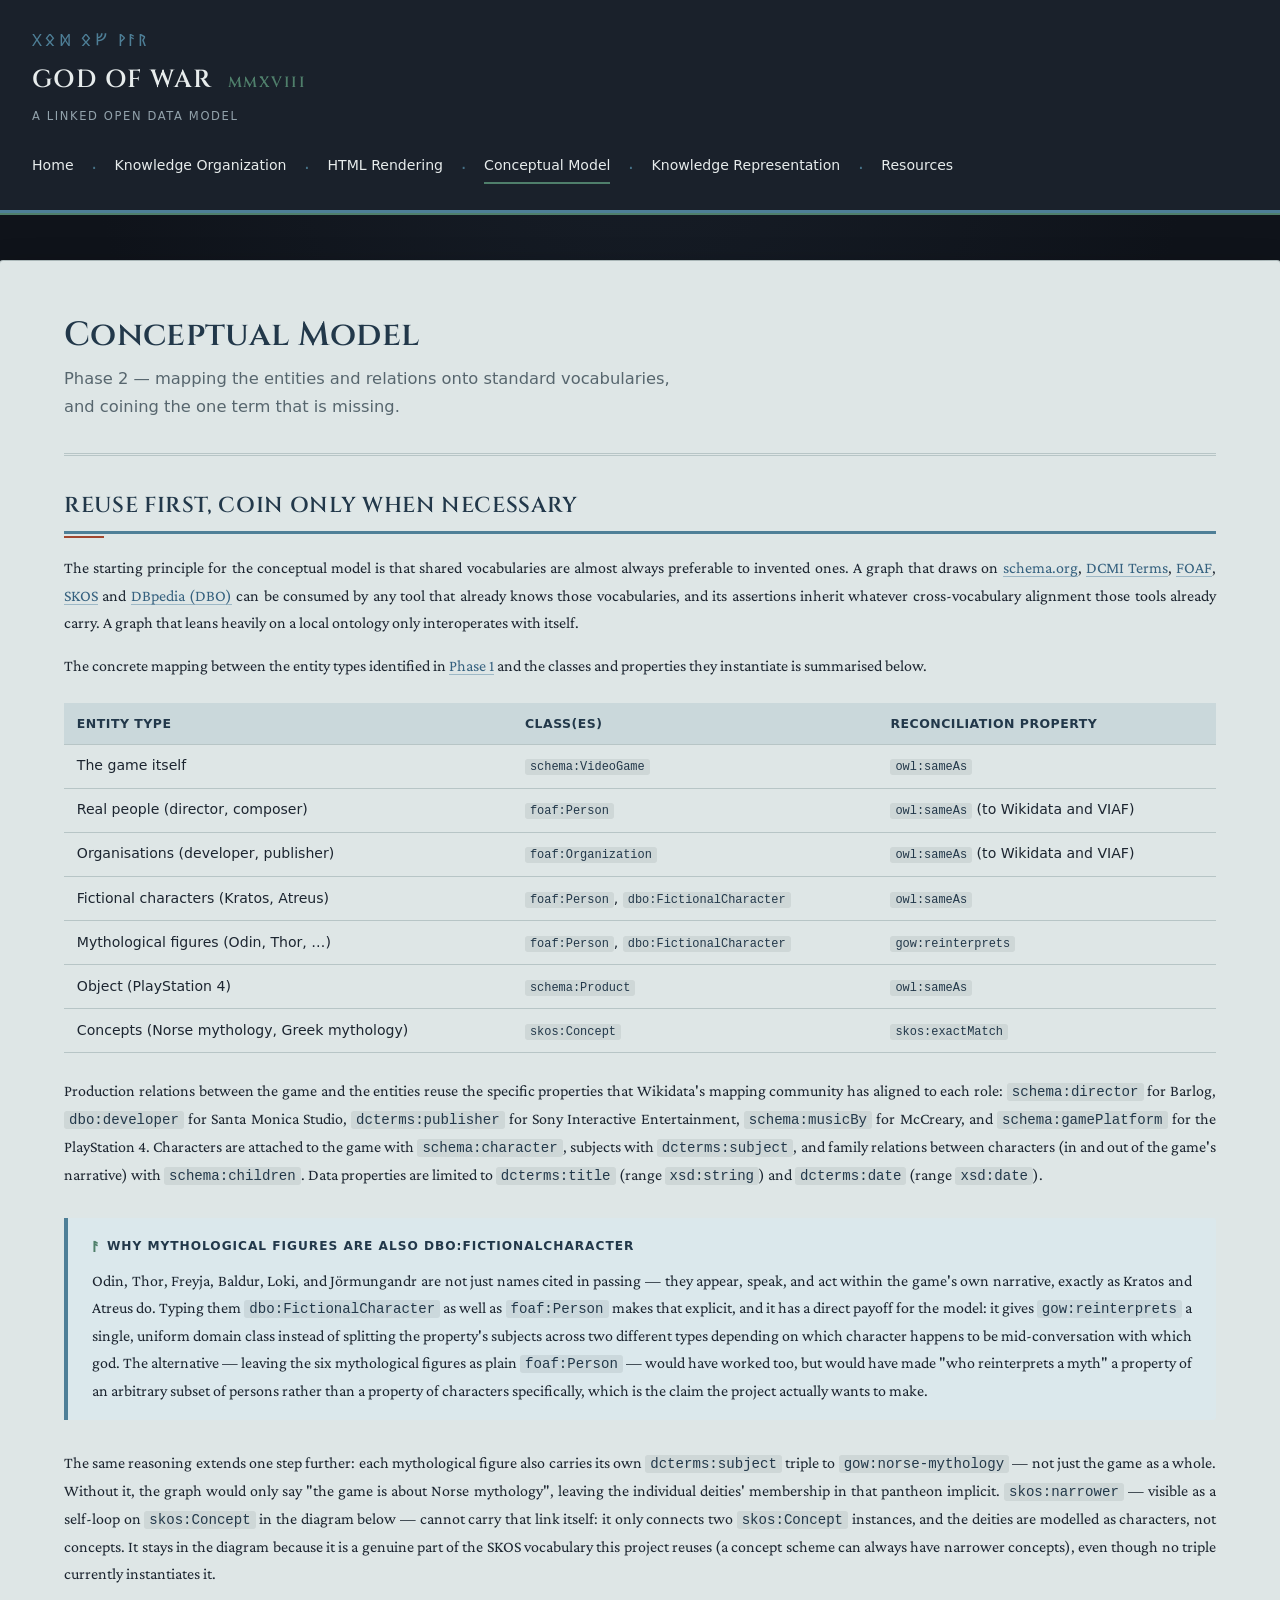
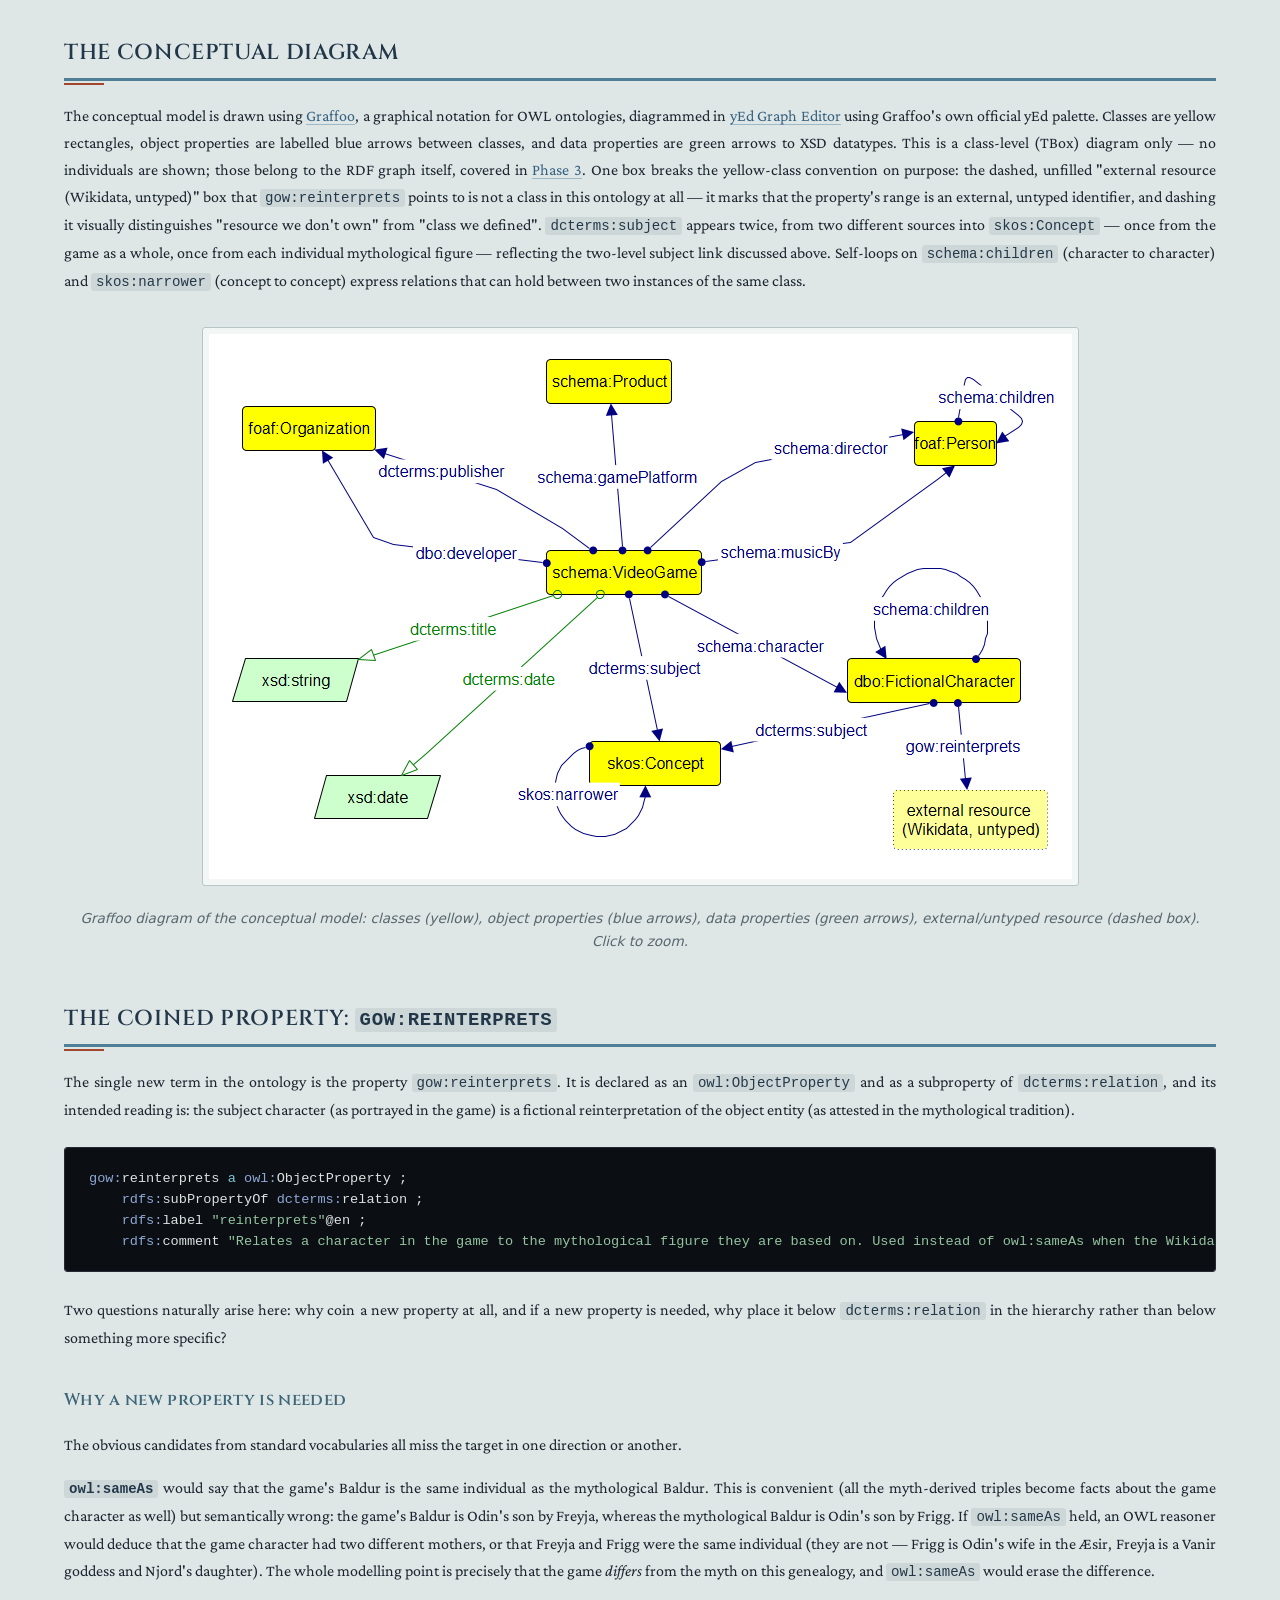
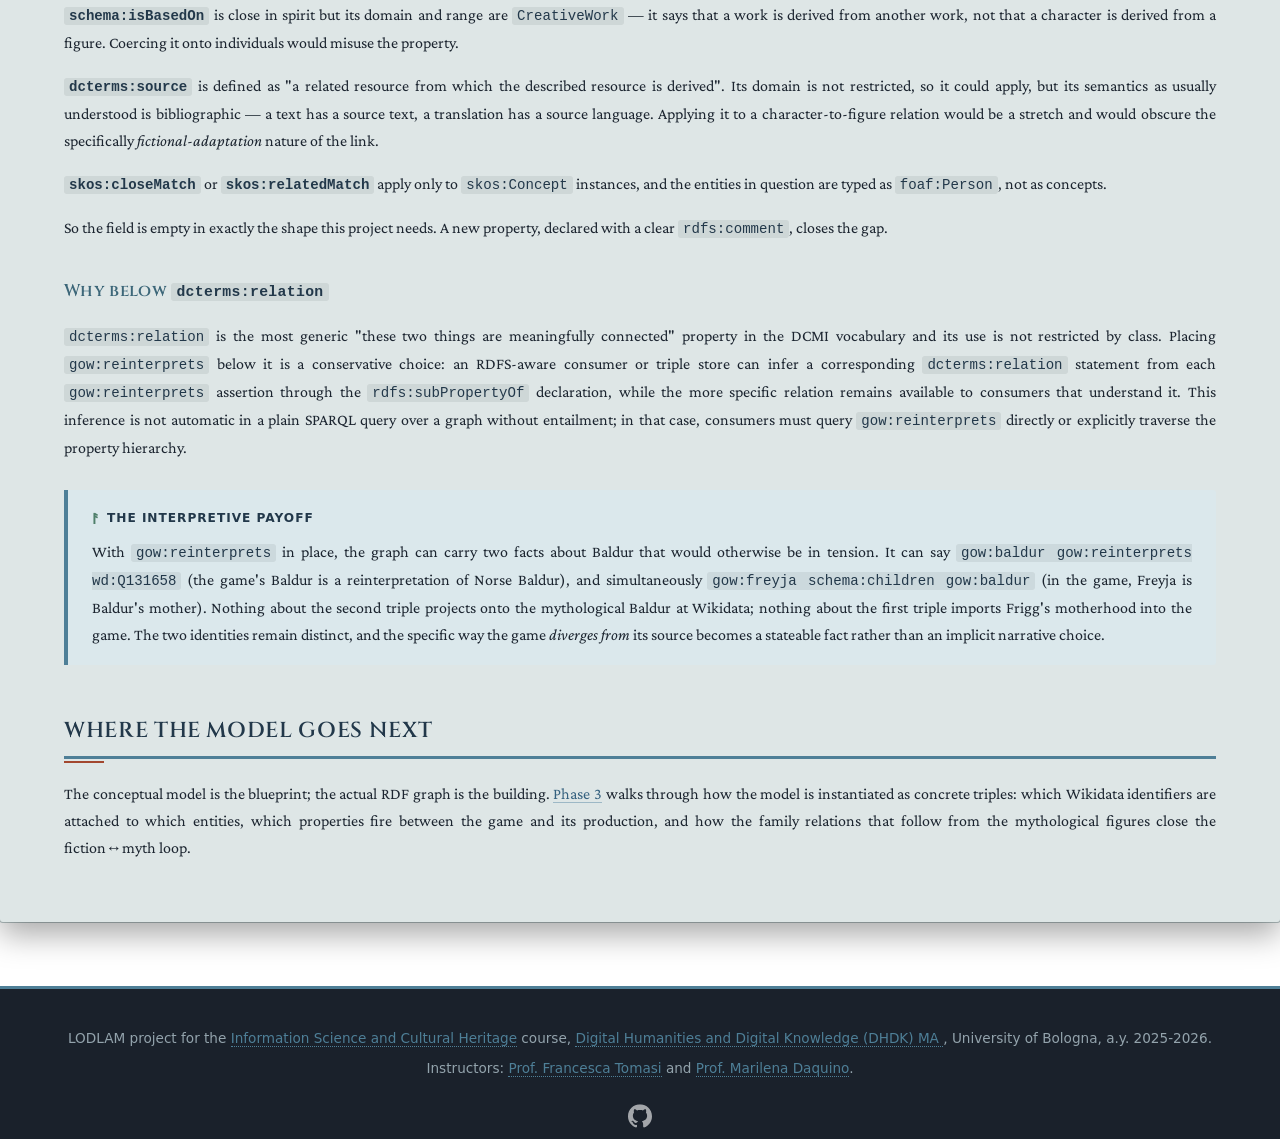
<file: conceptual-model.html>
<!DOCTYPE html>
<html lang="en">
<head>
<meta charset="UTF-8">
<meta name="viewport" content="width=device-width, initial-scale=1.0">
<title>Conceptual Model — God of War (2018) LOD Project</title>
<link rel="icon" href="assets/favicon.ico" sizes="any">
<link rel="preconnect" href="https://fonts.googleapis.com">
<link rel="preconnect" href="https://fonts.gstatic.com" crossorigin>
<link href="https://fonts.googleapis.com/css2?family=Cinzel:wght@500;600;700&family=Crimson+Pro:ital,wght@0,400;0,500;0,600;1,400&family=Noto+Sans+Runic&display=swap" rel="stylesheet">
<link rel="stylesheet" href="css/style.css">
</head>
<body>

<header class="site-header">
  <div class="header-inner">
    <a href="index.html" class="site-title">
      <span class="site-title-runic" aria-hidden="true">ᚷᛟᛞ ᛟᚠ ᚹᚨᚱ</span>
      <span class="site-title-main">God of War <span class="site-title-year">MMXVIII</span></span>
      <span class="site-title-sub">A Linked Open Data Model</span>
    </a>
    <nav class="site-nav">
      <ul>
        <li><a href="index.html">Home</a></li>
        <li><a href="knowledge-organization.html">Knowledge Organization</a></li>
        <li><a href="html-rendering.html">HTML Rendering</a></li>
        <li><a href="conceptual-model.html" class="current">Conceptual Model</a></li>
        <li><a href="knowledge-representation.html">Knowledge Representation</a></li>
        <li><a href="resources.html">Resources</a></li>
      </ul>
    </nav>
  </div>
</header>

<main class="content">

  <div class="hero">
    <h1>Conceptual Model</h1>
    <p class="subtitle">Phase 2 — mapping the entities and relations onto standard vocabularies, and coining the one term that is missing.</p>
  </div>

  <article>

    <h2>Reuse first, coin only when necessary</h2>

    <p>The starting principle for the conceptual model is that shared vocabularies are almost always preferable to invented ones. A graph that draws on <a href="https://schema.org/" target="_blank" rel="noopener">schema.org</a>, <a href="http://purl.org/dc/terms/" target="_blank" rel="noopener">DCMI Terms</a>, <a href="http://xmlns.com/foaf/0.1/" target="_blank" rel="noopener">FOAF</a>, <a href="http://www.w3.org/2004/02/skos/core#" target="_blank" rel="noopener">SKOS</a> and <a href="http://dbpedia.org/ontology/" target="_blank" rel="noopener">DBpedia (DBO)</a> can be consumed by any tool that already knows those vocabularies, and its assertions inherit whatever cross-vocabulary alignment those tools already carry. A graph that leans heavily on a local ontology only interoperates with itself.</p>

    <p>The concrete mapping between the entity types identified in <a href="knowledge-organization.html">Phase 1</a> and the classes and properties they instantiate is summarised below.</p>

    <table>
      <thead><tr><th>Entity type</th><th>Class(es)</th><th>Reconciliation property</th></tr></thead>
      <tbody>
        <tr>
          <td>The game itself</td>
          <td><code>schema:VideoGame</code></td>
          <td><code>owl:sameAs</code></td>
        </tr>
        <tr>
          <td>Real people (director, composer)</td>
          <td><code>foaf:Person</code></td>
          <td><code>owl:sameAs</code> (to Wikidata and VIAF)</td>
        </tr>
        <tr>
          <td>Organisations (developer, publisher)</td>
          <td><code>foaf:Organization</code></td>
          <td><code>owl:sameAs</code> (to Wikidata and VIAF)</td>
        </tr>
        <tr>
          <td>Fictional characters (Kratos, Atreus)</td>
          <td><code>foaf:Person</code>, <code>dbo:FictionalCharacter</code></td>
          <td><code>owl:sameAs</code></td>
        </tr>
        <tr>
          <td>Mythological figures (Odin, Thor, …)</td>
          <td><code>foaf:Person</code>, <code>dbo:FictionalCharacter</code></td>
          <td><code>gow:reinterprets</code></td>
        </tr>
        <tr>
          <td>Object (PlayStation 4)</td>
          <td><code>schema:Product</code></td>
          <td><code>owl:sameAs</code></td>
        </tr>
        <tr>
          <td>Concepts (Norse mythology, Greek mythology)</td>
          <td><code>skos:Concept</code></td>
          <td><code>skos:exactMatch</code></td>
        </tr>
      </tbody>
    </table>

    <p>Production relations between the game and the entities reuse the specific properties that Wikidata's mapping community has aligned to each role: <code>schema:director</code> for Barlog, <code>dbo:developer</code> for Santa Monica Studio, <code>dcterms:publisher</code> for Sony Interactive Entertainment, <code>schema:musicBy</code> for McCreary, and <code>schema:gamePlatform</code> for the PlayStation 4. Characters are attached to the game with <code>schema:character</code>, subjects with <code>dcterms:subject</code>, and family relations between characters (in and out of the game's narrative) with <code>schema:children</code>. Data properties are limited to <code>dcterms:title</code> (range <code>xsd:string</code>) and <code>dcterms:date</code> (range <code>xsd:date</code>).</p>

    <div class="callout">
      <p class="callout-title">Why mythological figures are also dbo:FictionalCharacter</p>
      <p>Odin, Thor, Freyja, Baldur, Loki, and Jörmungandr are not just names cited in passing — they appear, speak, and act within the game's own narrative, exactly as Kratos and Atreus do. Typing them <code>dbo:FictionalCharacter</code> as well as <code>foaf:Person</code> makes that explicit, and it has a direct payoff for the model: it gives <code>gow:reinterprets</code> a single, uniform domain class instead of splitting the property's subjects across two different types depending on which character happens to be mid-conversation with which god. The alternative — leaving the six mythological figures as plain <code>foaf:Person</code> — would have worked too, but would have made "who reinterprets a myth" a property of an arbitrary subset of persons rather than a property of characters specifically, which is the claim the project actually wants to make.</p>
    </div>

    <p>The same reasoning extends one step further: each mythological figure also carries its own <code>dcterms:subject</code> triple to <code>gow:norse-mythology</code> — not just the game as a whole. Without it, the graph would only say "the game is about Norse mythology", leaving the individual deities' membership in that pantheon implicit. <code>skos:narrower</code> — visible as a self-loop on <code>skos:Concept</code> in the diagram below — cannot carry that link itself: it only connects two <code>skos:Concept</code> instances, and the deities are modelled as characters, not concepts. It stays in the diagram because it is a genuine part of the SKOS vocabulary this project reuses (a concept scheme can always have narrower concepts), even though no triple currently instantiates it.</p>

    <h2>The conceptual diagram</h2>

    <p>The conceptual model is drawn using <a href="https://essepuntato.it/graffoo/" target="_blank" rel="noopener">Graffoo</a>, a graphical notation for OWL ontologies, diagrammed in <a href="https://www.yworks.com/products/yed" target="_blank" rel="noopener">yEd Graph Editor</a> using Graffoo's own official yEd palette. Classes are yellow rectangles, object properties are labelled blue arrows between classes, and data properties are green arrows to XSD datatypes. This is a class-level (TBox) diagram only — no individuals are shown; those belong to the RDF graph itself, covered in <a href="knowledge-representation.html">Phase 3</a>. One box breaks the yellow-class convention on purpose: the dashed, unfilled "external resource (Wikidata, untyped)" box that <code>gow:reinterprets</code> points to is not a class in this ontology at all — it marks that the property's range is an external, untyped identifier, and dashing it visually distinguishes "resource we don't own" from "class we defined". <code>dcterms:subject</code> appears twice, from two different sources into <code>skos:Concept</code> — once from the game as a whole, once from each individual mythological figure — reflecting the two-level subject link discussed above. Self-loops on <code>schema:children</code> (character to character) and <code>skos:narrower</code> (concept to concept) express relations that can hold between two instances of the same class.</p>

    <figure>
      <img src="assets/graffoo.png" alt="Graffoo conceptual model diagram showing classes, object properties, and data properties, with an external untyped resource box for gow:reinterprets.">
      <figcaption>Graffoo diagram of the conceptual model: classes (yellow), object properties (blue arrows), data properties (green arrows), external/untyped resource (dashed box). Click to zoom.</figcaption>
    </figure>

    <h2 id="the-coined-property">The coined property: 
      <code>gow:reinterprets</code>
    </h2>

    <p>The single new term in the ontology is the property <code>gow:reinterprets</code>. It is declared as an <code>owl:ObjectProperty</code> and as a subproperty of <code>dcterms:relation</code>, and its intended reading is: the subject character (as portrayed in the game) is a fictional reinterpretation of the object entity (as attested in the mythological tradition).</p>

<pre><code><span class="ns">gow:</span>reinterprets <span class="kw">a</span> <span class="ns">owl:</span>ObjectProperty ;
    <span class="ns">rdfs:</span>subPropertyOf <span class="ns">dcterms:</span>relation ;
    <span class="ns">rdfs:</span>label <span class="st">"reinterprets"</span>@en ;
    <span class="ns">rdfs:</span>comment <span class="st">"Relates a character in the game to the mythological figure they are based on. Used instead of owl:sameAs when the Wikidata entry describes the myth figure, not the fictional character."</span>@en .</code></pre>

    <p>Two questions naturally arise here: why coin a new property at all, and if a new property is needed, why place it below <code>dcterms:relation</code> in the hierarchy rather than below something more specific?</p>

    <h3>Why a new property is needed</h3>

    <p>The obvious candidates from standard vocabularies all miss the target in one direction or another.</p>

    <p><strong><code>owl:sameAs</code></strong> would say that the game's Baldur is the same individual as the mythological Baldur. This is convenient (all the myth-derived triples become facts about the game character as well) but semantically wrong: the game's Baldur is Odin's son by Freyja, whereas the mythological Baldur is Odin's son by Frigg. If <code>owl:sameAs</code> held, an OWL reasoner would deduce that the game character had two different mothers, or that Freyja and Frigg were the same individual (they are not — Frigg is Odin's wife in the Æsir, Freyja is a Vanir goddess and Njord's daughter). The whole modelling point is precisely that the game <em>differs</em> from the myth on this genealogy, and <code>owl:sameAs</code> would erase the difference.</p>

    <p><strong><code>schema:isBasedOn</code></strong> is close in spirit but its domain and range are <code>CreativeWork</code> — it says that a work is derived from another work, not that a character is derived from a figure. Coercing it onto individuals would misuse the property.</p>

    <p><strong><code>dcterms:source</code></strong> is defined as "a related resource from which the described resource is derived". Its domain is not restricted, so it could apply, but its semantics as usually understood is bibliographic — a text has a source text, a translation has a source language. Applying it to a character-to-figure relation would be a stretch and would obscure the specifically <em>fictional-adaptation</em> nature of the link.</p>

    <p><strong><code>skos:closeMatch</code></strong> or <strong><code>skos:relatedMatch</code></strong> apply only to <code>skos:Concept</code> instances, and the entities in question are typed as <code>foaf:Person</code>, not as concepts.</p>

    <p>So the field is empty in exactly the shape this project needs. A new property, declared with a clear <code>rdfs:comment</code>, closes the gap.</p>

    <h3>Why below <code>dcterms:relation</code></h3>

    <p><code>dcterms:relation</code> is the most generic "these two things are meaningfully connected" property in the DCMI vocabulary and its use is not restricted by class. Placing <code>gow:reinterprets</code> below it is a conservative choice: an RDFS-aware consumer or triple store can infer a corresponding <code>dcterms:relation</code> statement from each <code>gow:reinterprets</code> assertion through the <code>rdfs:subPropertyOf</code> declaration, while the more specific relation remains available to consumers that understand it. This inference is not automatic in a plain SPARQL query over a graph without entailment; in that case, consumers must query <code>gow:reinterprets</code> directly or explicitly traverse the property hierarchy.</p>

    <div class="callout">
      <p class="callout-title">The interpretive payoff</p>
      <p>With <code>gow:reinterprets</code> in place, the graph can carry two facts about Baldur that would otherwise be in tension. It can say <code>gow:baldur gow:reinterprets wd:Q131658</code> (the game's Baldur is a reinterpretation of Norse Baldur), and simultaneously <code>gow:freyja schema:children gow:baldur</code> (in the game, Freyja is Baldur's mother). Nothing about the second triple projects onto the mythological Baldur at Wikidata; nothing about the first triple imports Frigg's motherhood into the game. The two identities remain distinct, and the specific way the game <em>diverges from</em> its source becomes a stateable fact rather than an implicit narrative choice.</p>
    </div>

    <h2>Where the model goes next</h2>

    <p>The conceptual model is the blueprint; the actual RDF graph is the building. <a href="knowledge-representation.html">Phase 3</a> walks through how the model is instantiated as concrete triples: which Wikidata identifiers are attached to which entities, which properties fire between the game and its production, and how the family relations that follow from the mythological figures close the fiction↔myth loop.</p>

  </article>
</main>

<footer class="site-footer">
  <p>LODLAM project for the <a href="https://www.unibo.it/it/studiare/insegnamenti-competenze-trasversali-moocs/insegnamenti/insegnamento/2025/542134" target="_blank" rel="noopener noreferrer"> Information Science and Cultural Heritage</a> course, <a href="https://corsi.unibo.it/magistrale/DigitalHumanitiesKnowledge" target="_blank" rel="noopener noreferrer"> Digital Humanities and Digital Knowledge (DHDK) MA </a>, University of Bologna, a.y. 2025-2026.</p>
  <p>Instructors: <a href="https://www.unibo.it/sitoweb/francesca.tomasi" target="_blank" rel="noopener noreferrer">Prof. Francesca Tomasi</a> and <a href="https://www.unibo.it/sitoweb/marilena.daquino2" target="_blank" rel="noopener noreferrer">Prof. Marilena Daquino</a>.</p>
  <div class="footer-social">
    <a href="https://github.com/alicesgarlata/gowlodlam" target="_blank" rel="noopener noreferrer" class="github-link" aria-label="Visit the repository on Github!">
      <img src="assets/GitHub_Invertocat_White.svg" alt="Repository GitHub" width="24" height="24">
    </a>
  </div>
</footer>

<script src="js/lightbox.js" defer></script>
</body>
</html>
</file>
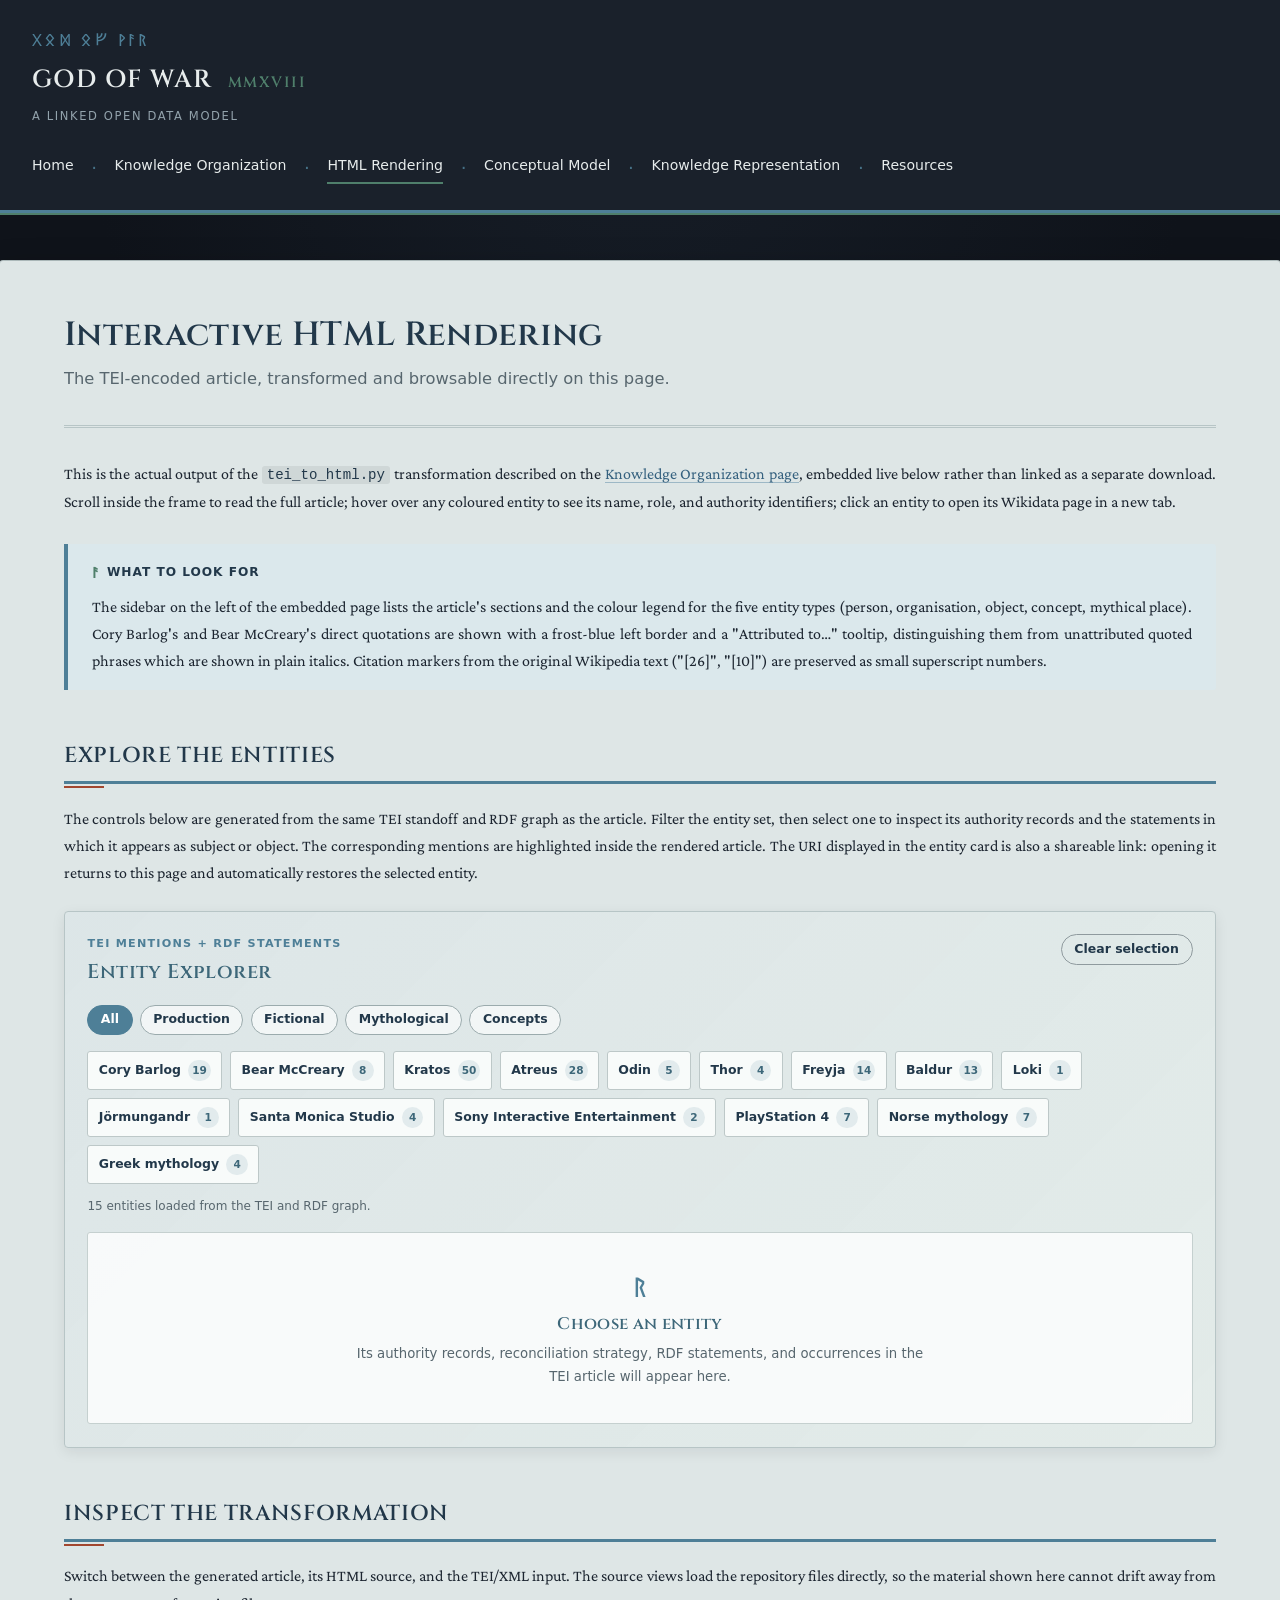
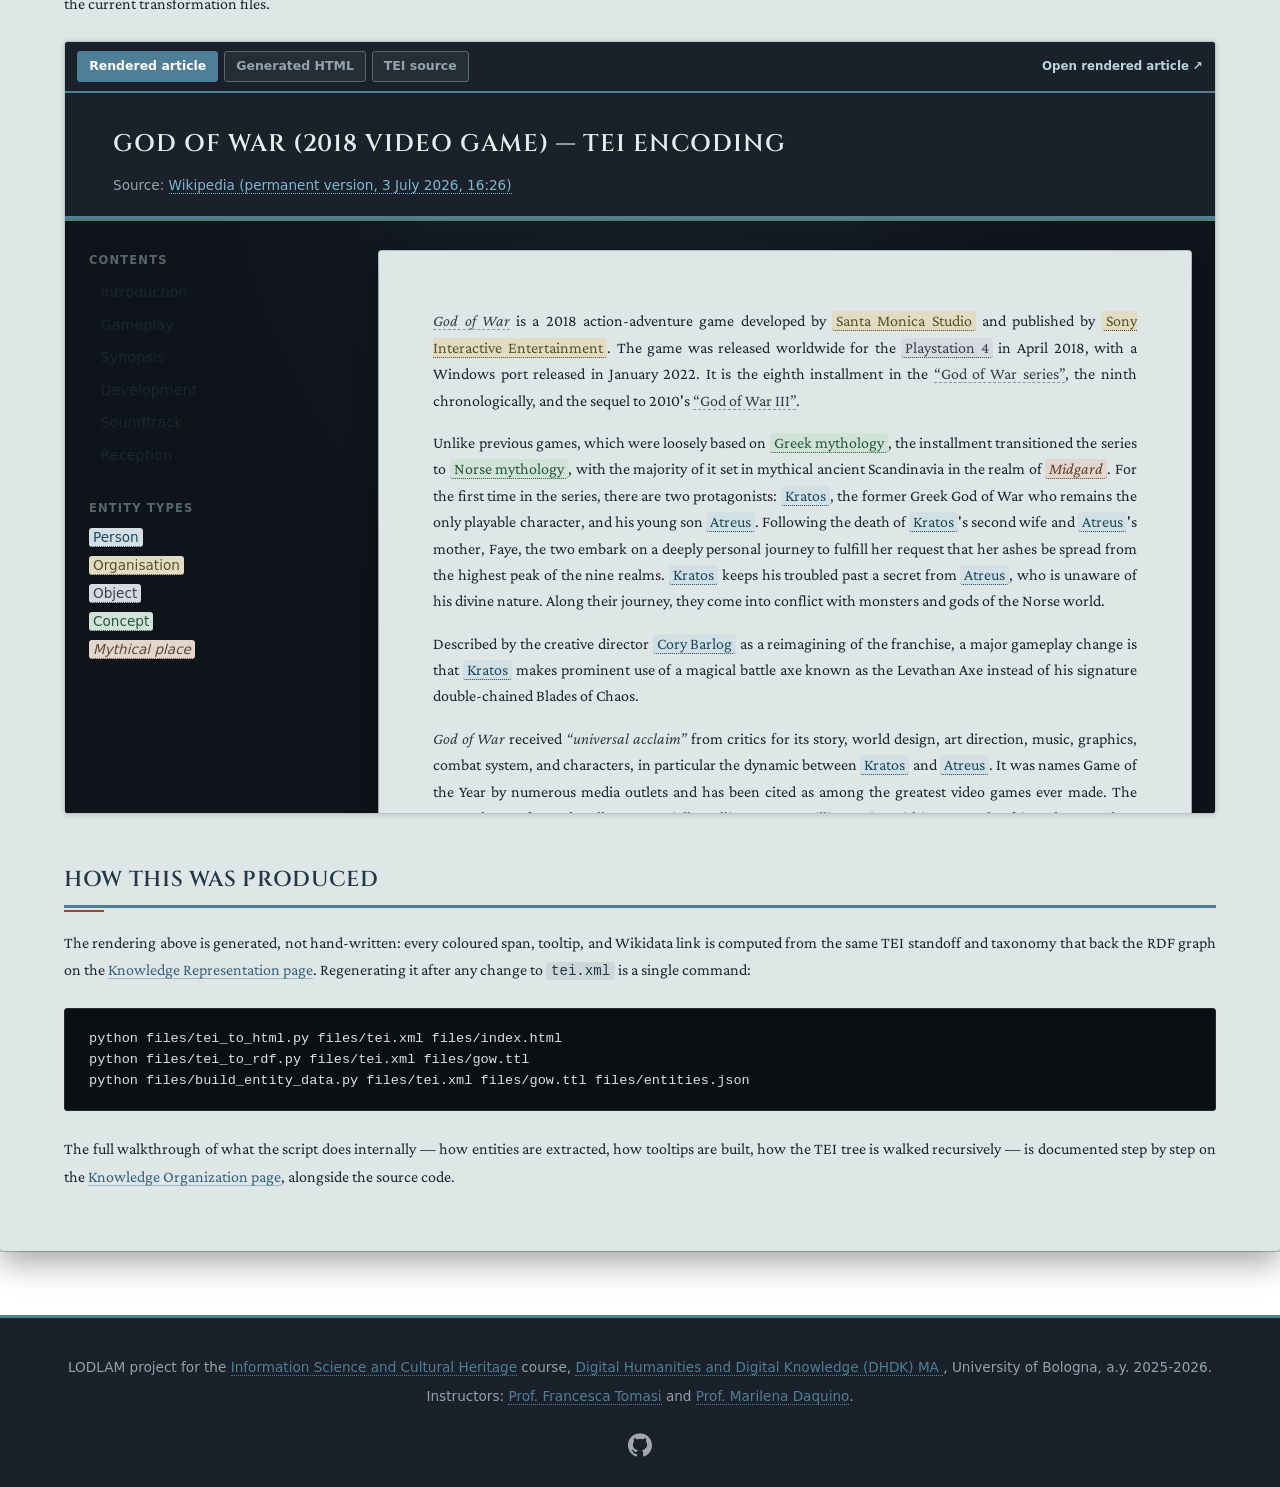
<file: html-rendering.html>
<!DOCTYPE html>
<html lang="en">
<head>
<meta charset="UTF-8">
<meta name="viewport" content="width=device-width, initial-scale=1.0">
<title>Interactive HTML Rendering — God of War (2018) LOD Project</title>
<link rel="icon" href="assets/favicon.ico" sizes="any">
<link rel="preconnect" href="https://fonts.googleapis.com">
<link rel="preconnect" href="https://fonts.gstatic.com" crossorigin>
<link href="https://fonts.googleapis.com/css2?family=Cinzel:wght@500;600;700&family=Crimson+Pro:ital,wght@0,400;0,500;0,600;1,400&family=Noto+Sans+Runic&display=swap" rel="stylesheet">
<link rel="stylesheet" href="css/style.css">
</head>
<body>

<header class="site-header">
  <div class="header-inner">
    <a href="index.html" class="site-title">
      <span class="site-title-runic" aria-hidden="true">ᚷᛟᛞ ᛟᚠ ᚹᚨᚱ</span>
      <span class="site-title-main">God of War <span class="site-title-year">MMXVIII</span></span>
      <span class="site-title-sub">A Linked Open Data Model</span>
    </a>
    <nav class="site-nav">
      <ul>
        <li><a href="index.html">Home</a></li>
        <li><a href="knowledge-organization.html">Knowledge Organization</a></li>
        <li><a href="html-rendering.html" class="current">HTML Rendering</a></li>
        <li><a href="conceptual-model.html">Conceptual Model</a></li>
        <li><a href="knowledge-representation.html">Knowledge Representation</a></li>
        <li><a href="resources.html">Resources</a></li>
      </ul>
    </nav>
  </div>
</header>

<main class="content">

  <div class="hero">
    <h1>Interactive HTML Rendering</h1>
    <p class="subtitle">The TEI-encoded article, transformed and browsable directly on this page.</p>
  </div>

  <article>

    <p>This is the actual output of the <code>tei_to_html.py</code> transformation described on the <a href="knowledge-organization.html">Knowledge Organization page</a>, embedded live below rather than linked as a separate download. Scroll inside the frame to read the full article; hover over any coloured entity to see its name, role, and authority identifiers; click an entity to open its Wikidata page in a new tab.</p>

    <div class="callout">
      <p class="callout-title">What to look for</p>
      <p>The sidebar on the left of the embedded page lists the article's sections and the colour legend for the five entity types (person, organisation, object, concept, mythical place). Cory Barlog's and Bear McCreary's direct quotations are shown with a frost-blue left border and a "Attributed to…" tooltip, distinguishing them from unattributed quoted phrases which are shown in plain italics. Citation markers from the original Wikipedia text ("[26]", "[10]") are preserved as small superscript numbers.</p>
    </div>

    <h2>Explore the entities</h2>

    <p>The controls below are generated from the same TEI standoff and RDF graph as the article. Filter the entity set, then select one to inspect its authority records and the statements in which it appears as subject or object. The corresponding mentions are highlighted inside the rendered article. The URI displayed in the entity card is also a shareable link: opening it returns to this page and automatically restores the selected entity.</p>

    <section class="entity-explorer" aria-labelledby="entity-explorer-title">
      <div class="entity-explorer-heading">
        <div>
          <p class="entity-explorer-kicker">TEI mentions + RDF statements</p>
          <h3 id="entity-explorer-title">Entity Explorer</h3>
        </div>
        <button type="button" id="entity-clear" class="entity-clear">Clear selection</button>
      </div>

      <div class="entity-filters" aria-label="Filter entities by layer">
        <button type="button" class="entity-filter active" data-filter="all" aria-pressed="true">All</button>
        <button type="button" class="entity-filter" data-filter="production" aria-pressed="false">Production</button>
        <button type="button" class="entity-filter" data-filter="fictional" aria-pressed="false">Fictional</button>
        <button type="button" class="entity-filter" data-filter="mythological" aria-pressed="false">Mythological</button>
        <button type="button" class="entity-filter" data-filter="concepts" aria-pressed="false">Concepts</button>
      </div>

      <div id="entity-list" class="entity-list" aria-label="Project entities">
        <p>Loading entity data…</p>
      </div>
      <p id="entity-status" class="entity-status" aria-live="polite">Loading the entity dataset…</p>

      <div id="entity-detail" class="entity-detail" aria-live="polite"></div>
    </section>

    <h2>Inspect the transformation</h2>

    <p>Switch between the generated article, its HTML source, and the TEI/XML input. The source views load the repository files directly, so the material shown here cannot drift away from the current transformation files.</p>

    <div class="viewer-shell">
      <div class="viewer-toolbar">
        <div class="viewer-tabs" role="tablist" aria-label="Transformation views">
          <button type="button" class="viewer-tab active" data-view="rendered" role="tab" aria-selected="true">Rendered article</button>
          <button type="button" class="viewer-tab" data-view="html" role="tab" aria-selected="false" tabindex="-1">Generated HTML</button>
          <button type="button" class="viewer-tab" data-view="tei" role="tab" aria-selected="false" tabindex="-1">TEI source</button>
        </div>
        <a id="viewer-raw-link" href="files/index.html" target="_blank" rel="noopener">Open rendered article ↗</a>
      </div>

      <div class="embed-frame viewer-panel" data-view="rendered">
        <iframe id="article-frame" src="files/index.html" title="God of War (2018) — interactive HTML rendering of the TEI-encoded article" loading="lazy"></iframe>
      </div>

      <div class="source-panel viewer-panel" data-view="html" hidden>
        <pre><code id="html-source-code">Select this view to load files/index.html.</code></pre>
      </div>

      <div class="source-panel viewer-panel" data-view="tei" hidden>
        <pre><code id="tei-source-code">Select this view to load files/tei.xml.</code></pre>
      </div>
    </div>

    <h2>How this was produced</h2>

    <p>The rendering above is generated, not hand-written: every coloured span, tooltip, and Wikidata link is computed from the same TEI standoff and taxonomy that back the RDF graph on the <a href="knowledge-representation.html">Knowledge Representation page</a>. Regenerating it after any change to <code>tei.xml</code> is a single command:</p>

<pre><code>python files/tei_to_html.py files/tei.xml files/index.html
python files/tei_to_rdf.py files/tei.xml files/gow.ttl
python files/build_entity_data.py files/tei.xml files/gow.ttl files/entities.json</code></pre>

    <p>The full walkthrough of what the script does internally — how entities are extracted, how tooltips are built, how the TEI tree is walked recursively — is documented step by step on the <a href="knowledge-organization.html">Knowledge Organization page</a>, alongside the source code.</p>

  </article>
</main>

<footer class="site-footer">
  <p>LODLAM project for the <a href="https://www.unibo.it/it/studiare/insegnamenti-competenze-trasversali-moocs/insegnamenti/insegnamento/2025/542134" target="_blank" rel="noopener noreferrer"> Information Science and Cultural Heritage</a> course, <a href="https://corsi.unibo.it/magistrale/DigitalHumanitiesKnowledge" target="_blank" rel="noopener noreferrer"> Digital Humanities and Digital Knowledge (DHDK) MA </a>, University of Bologna, a.y. 2025-2026.</p>
  <p>Instructors: <a href="https://www.unibo.it/sitoweb/francesca.tomasi" target="_blank" rel="noopener noreferrer">Prof. Francesca Tomasi</a> and <a href="https://www.unibo.it/sitoweb/marilena.daquino2" target="_blank" rel="noopener noreferrer">Prof. Marilena Daquino</a>.</p>
  <div class="footer-social">
    <a href="https://github.com/alicesgarlata/gowlodlam" target="_blank" rel="noopener noreferrer" class="github-link" aria-label="Visit the repository on Github!">
      <img src="assets/GitHub_Invertocat_White.svg" alt="Repository GitHub" width="24" height="24">
    </a>
  </div>
</footer>

<script src="js/entity-explorer.js"></script>
</body>
</html>
</file>
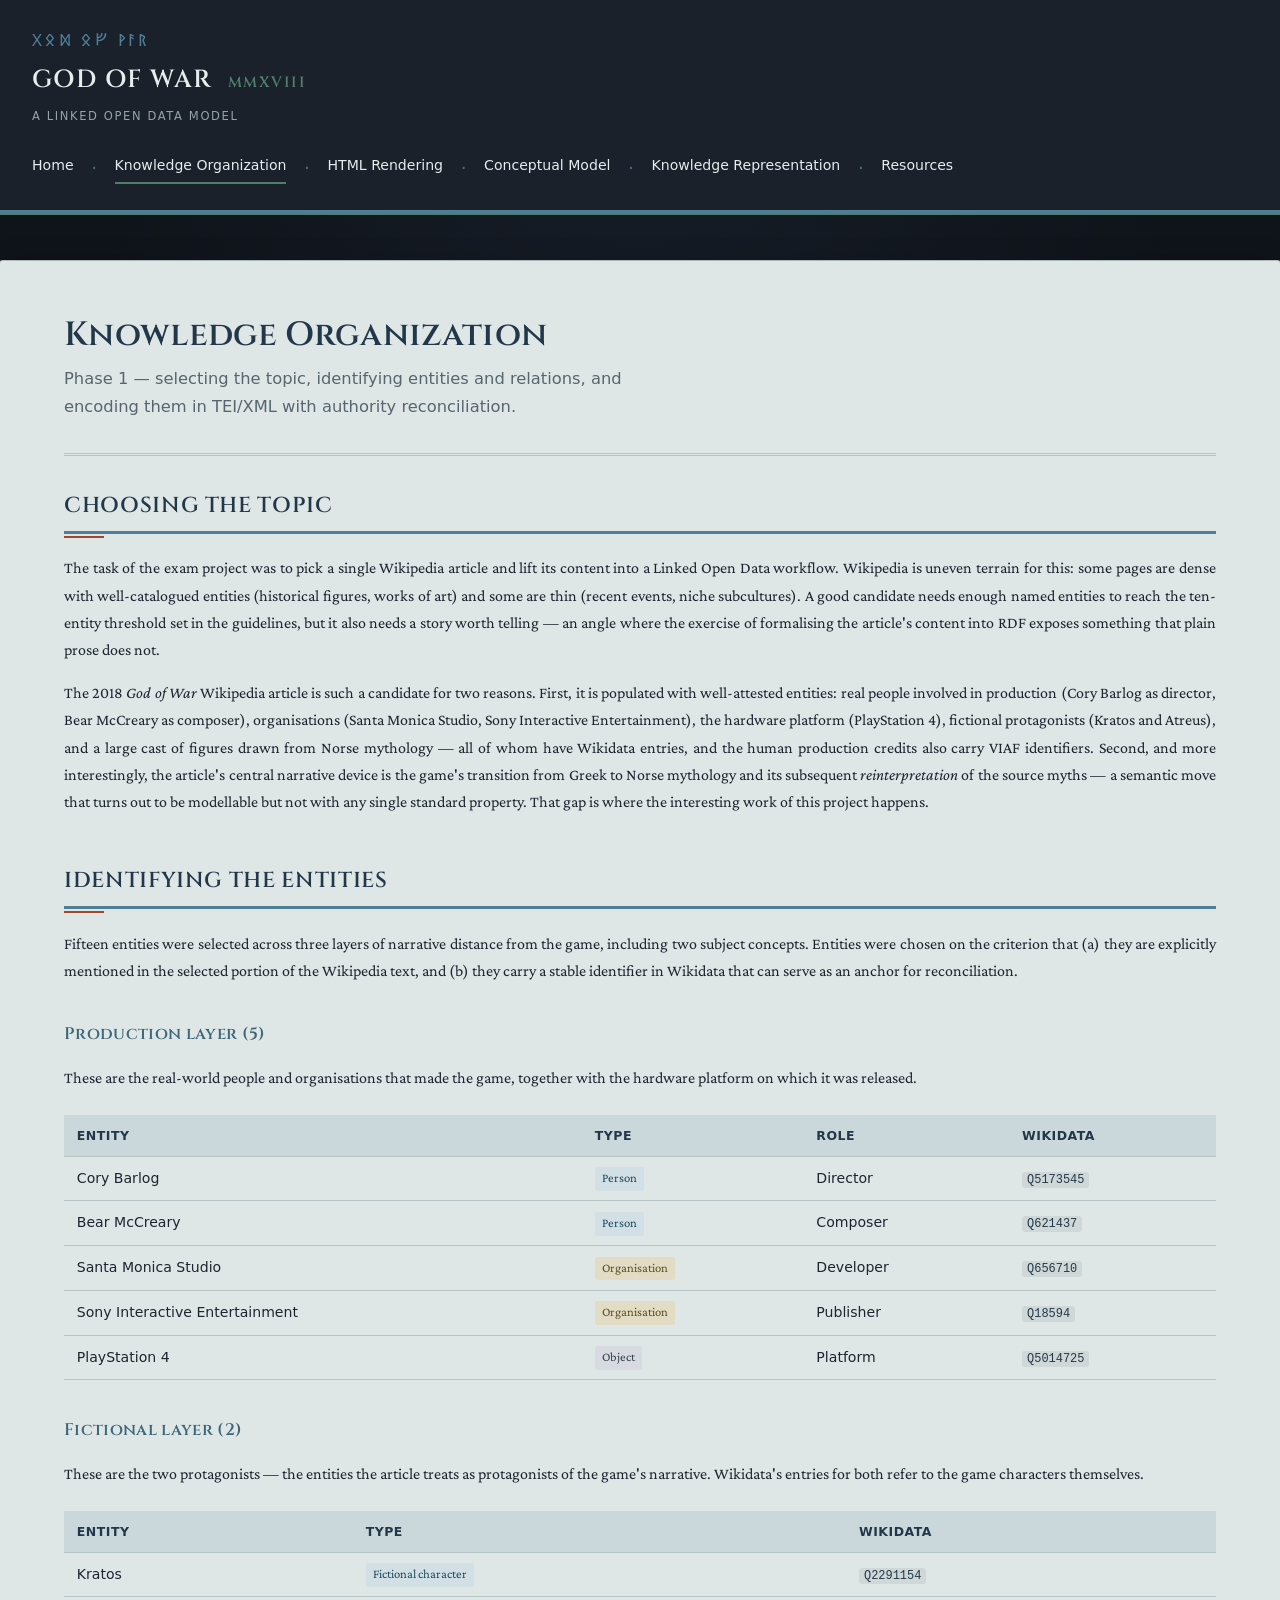
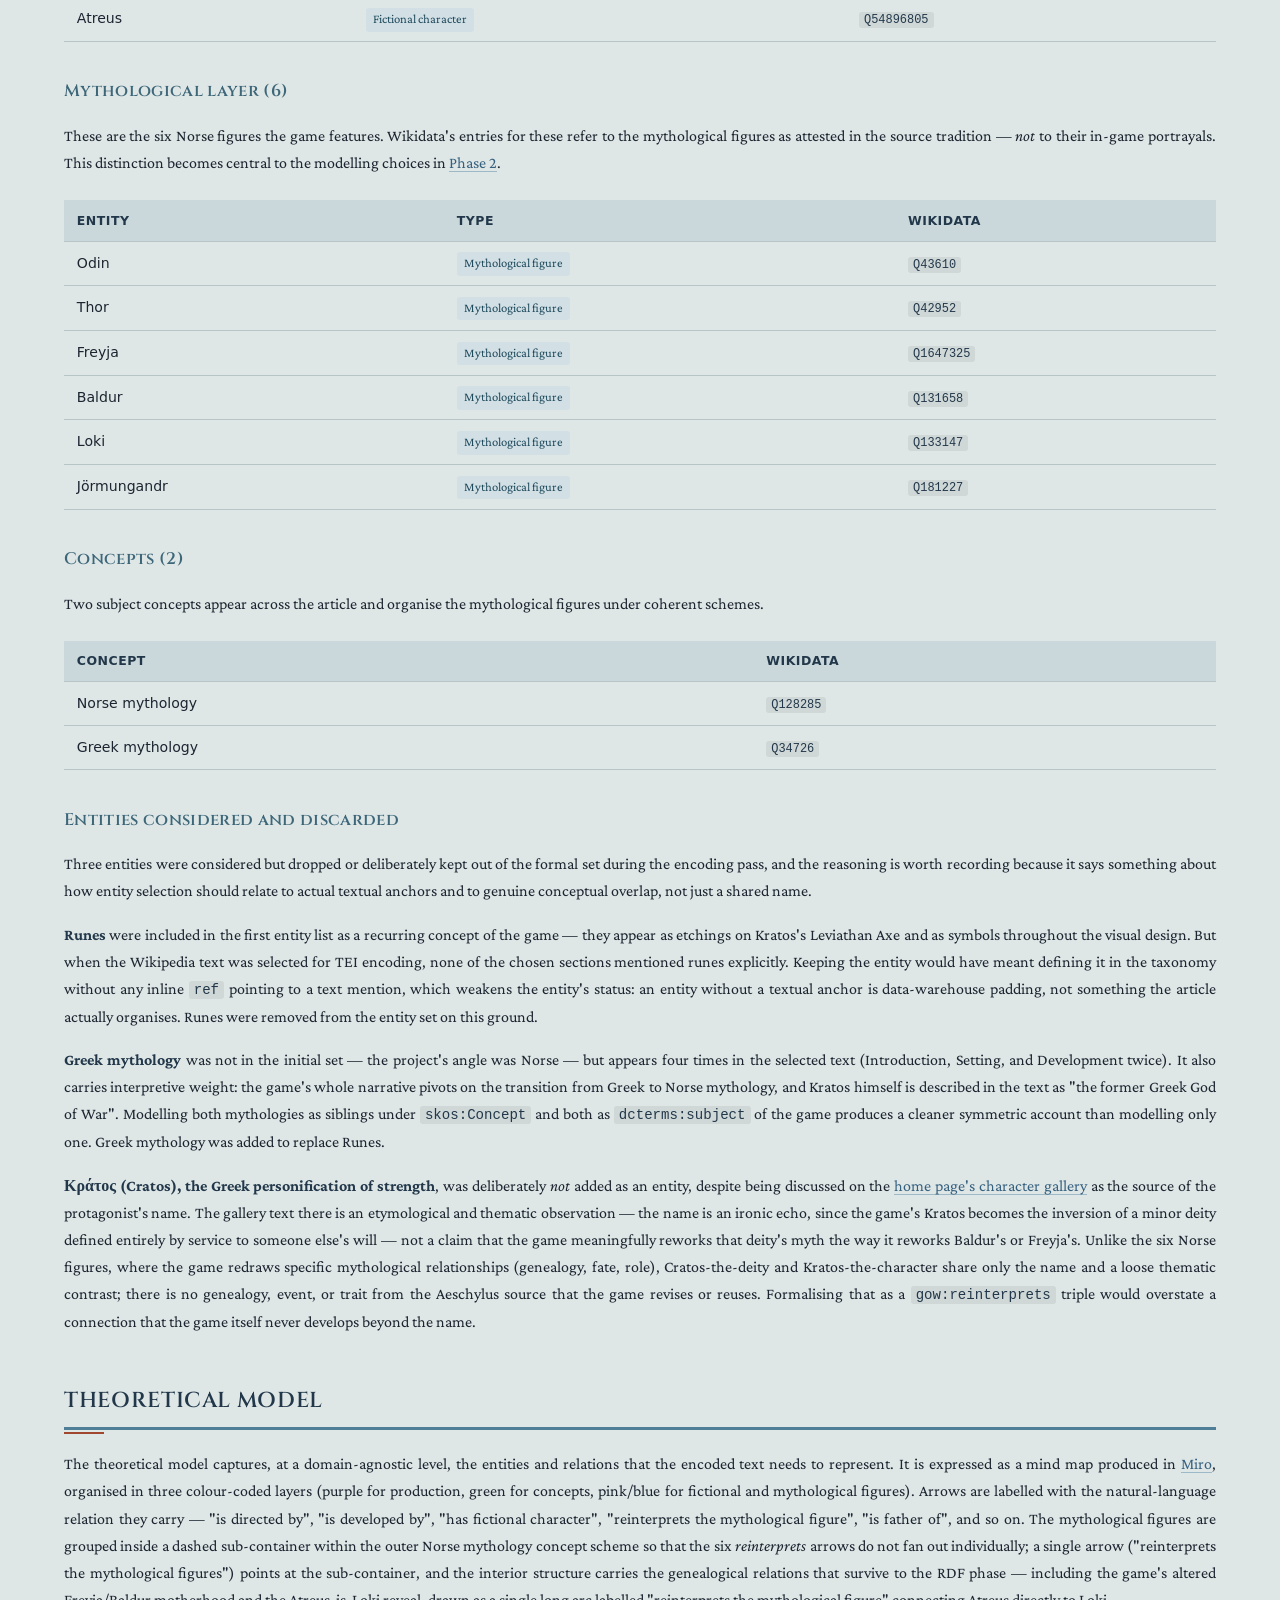
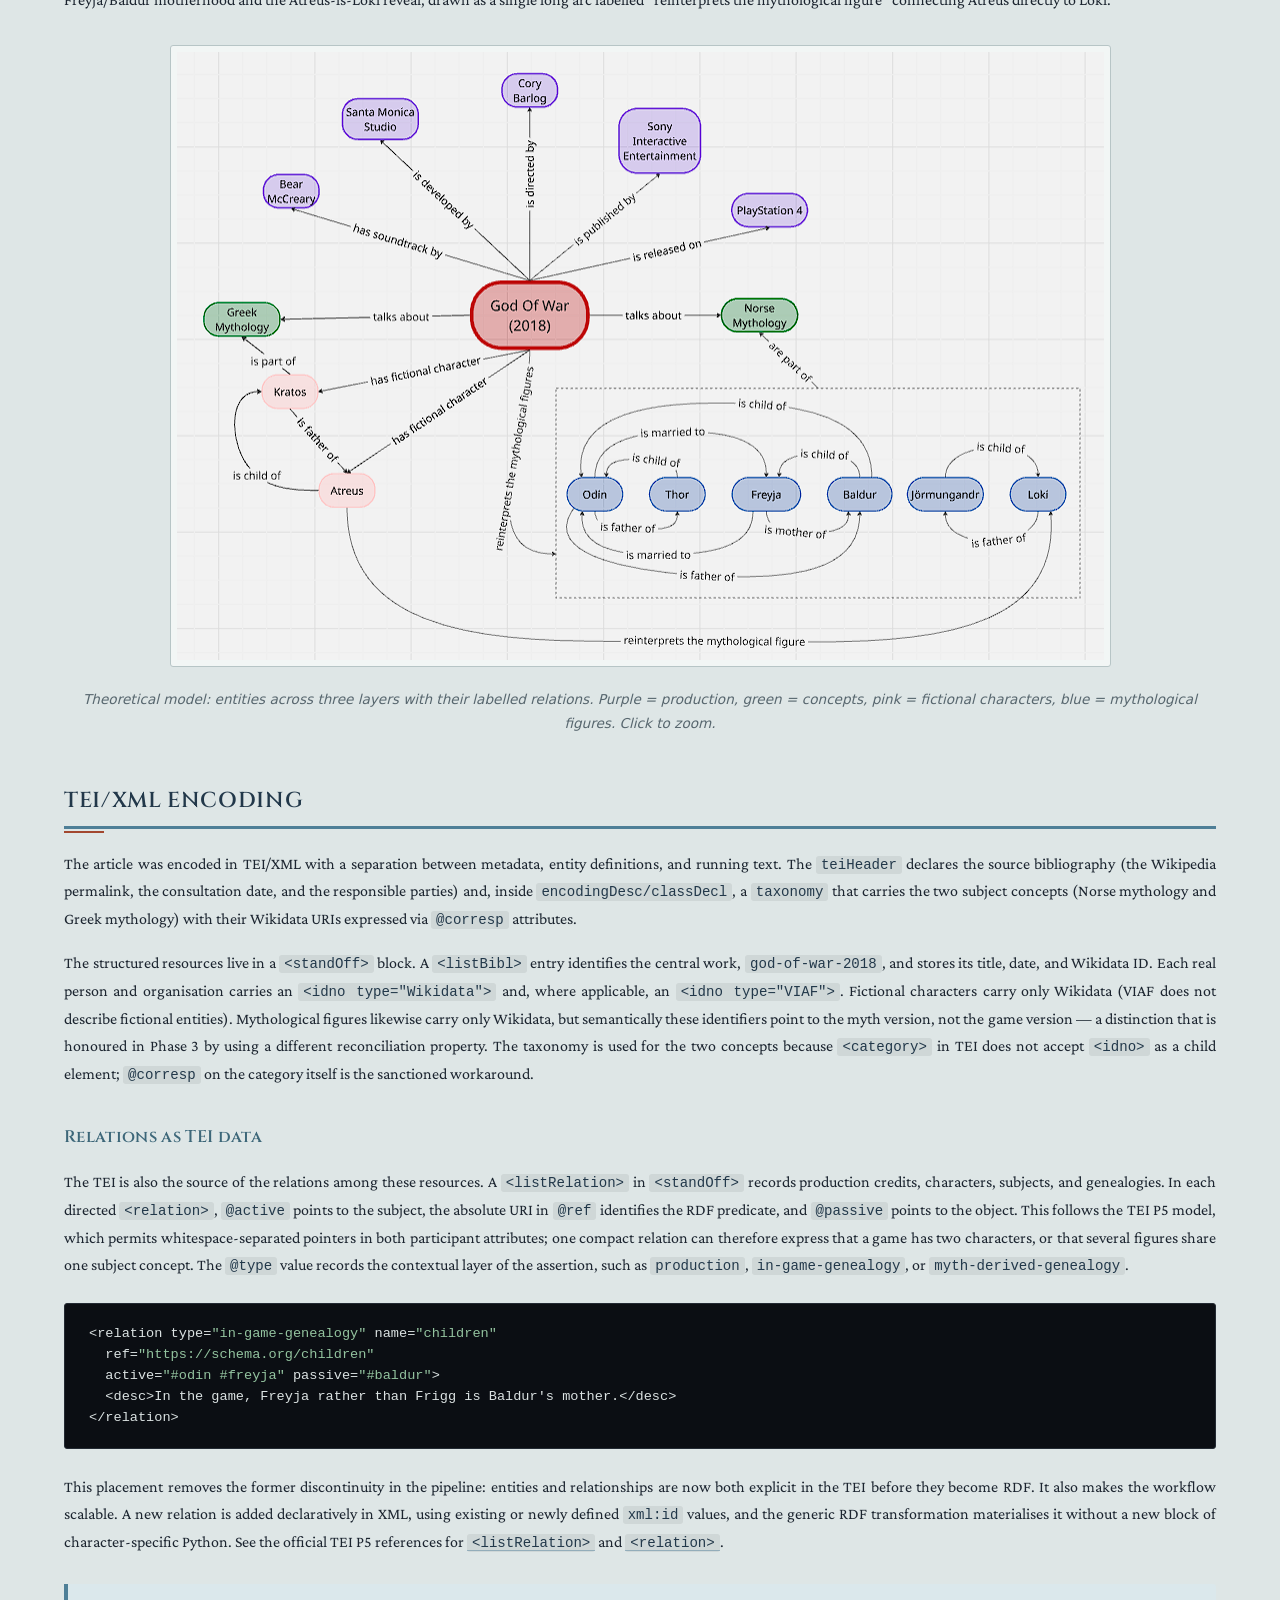
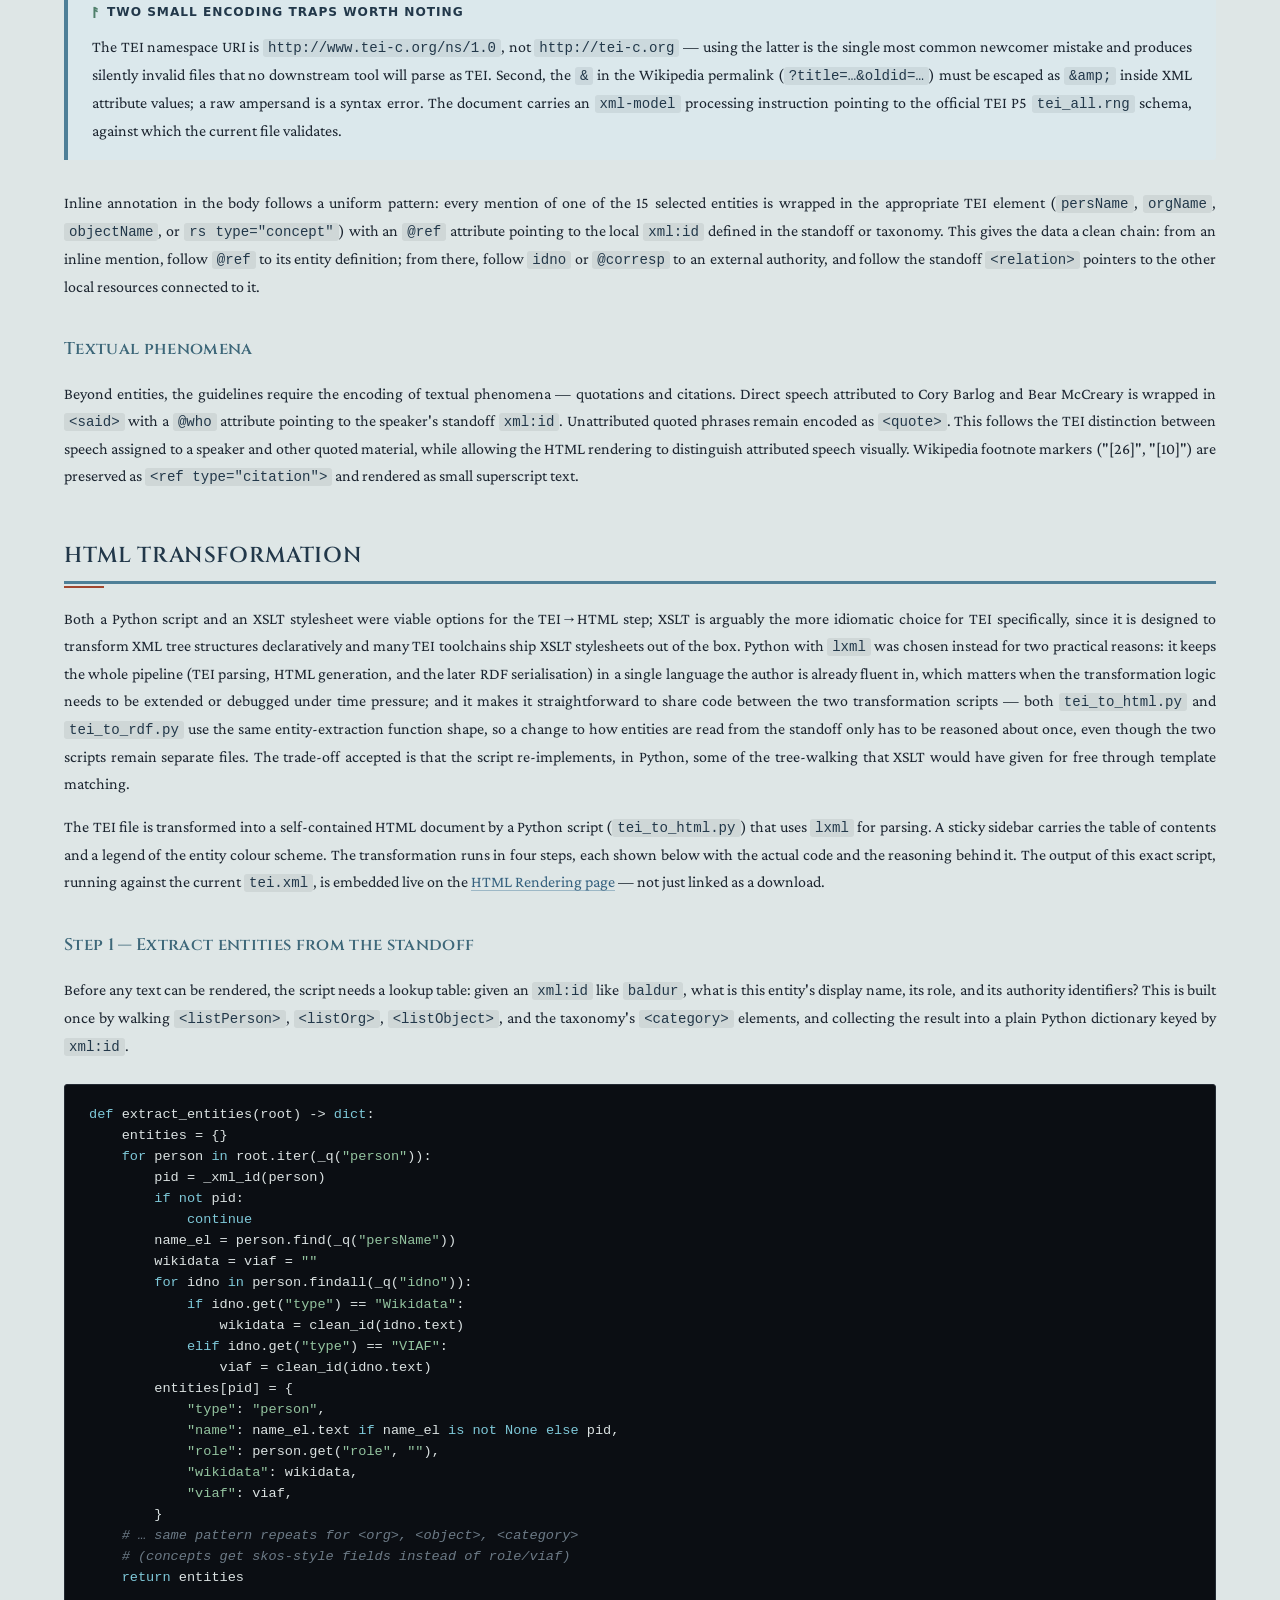
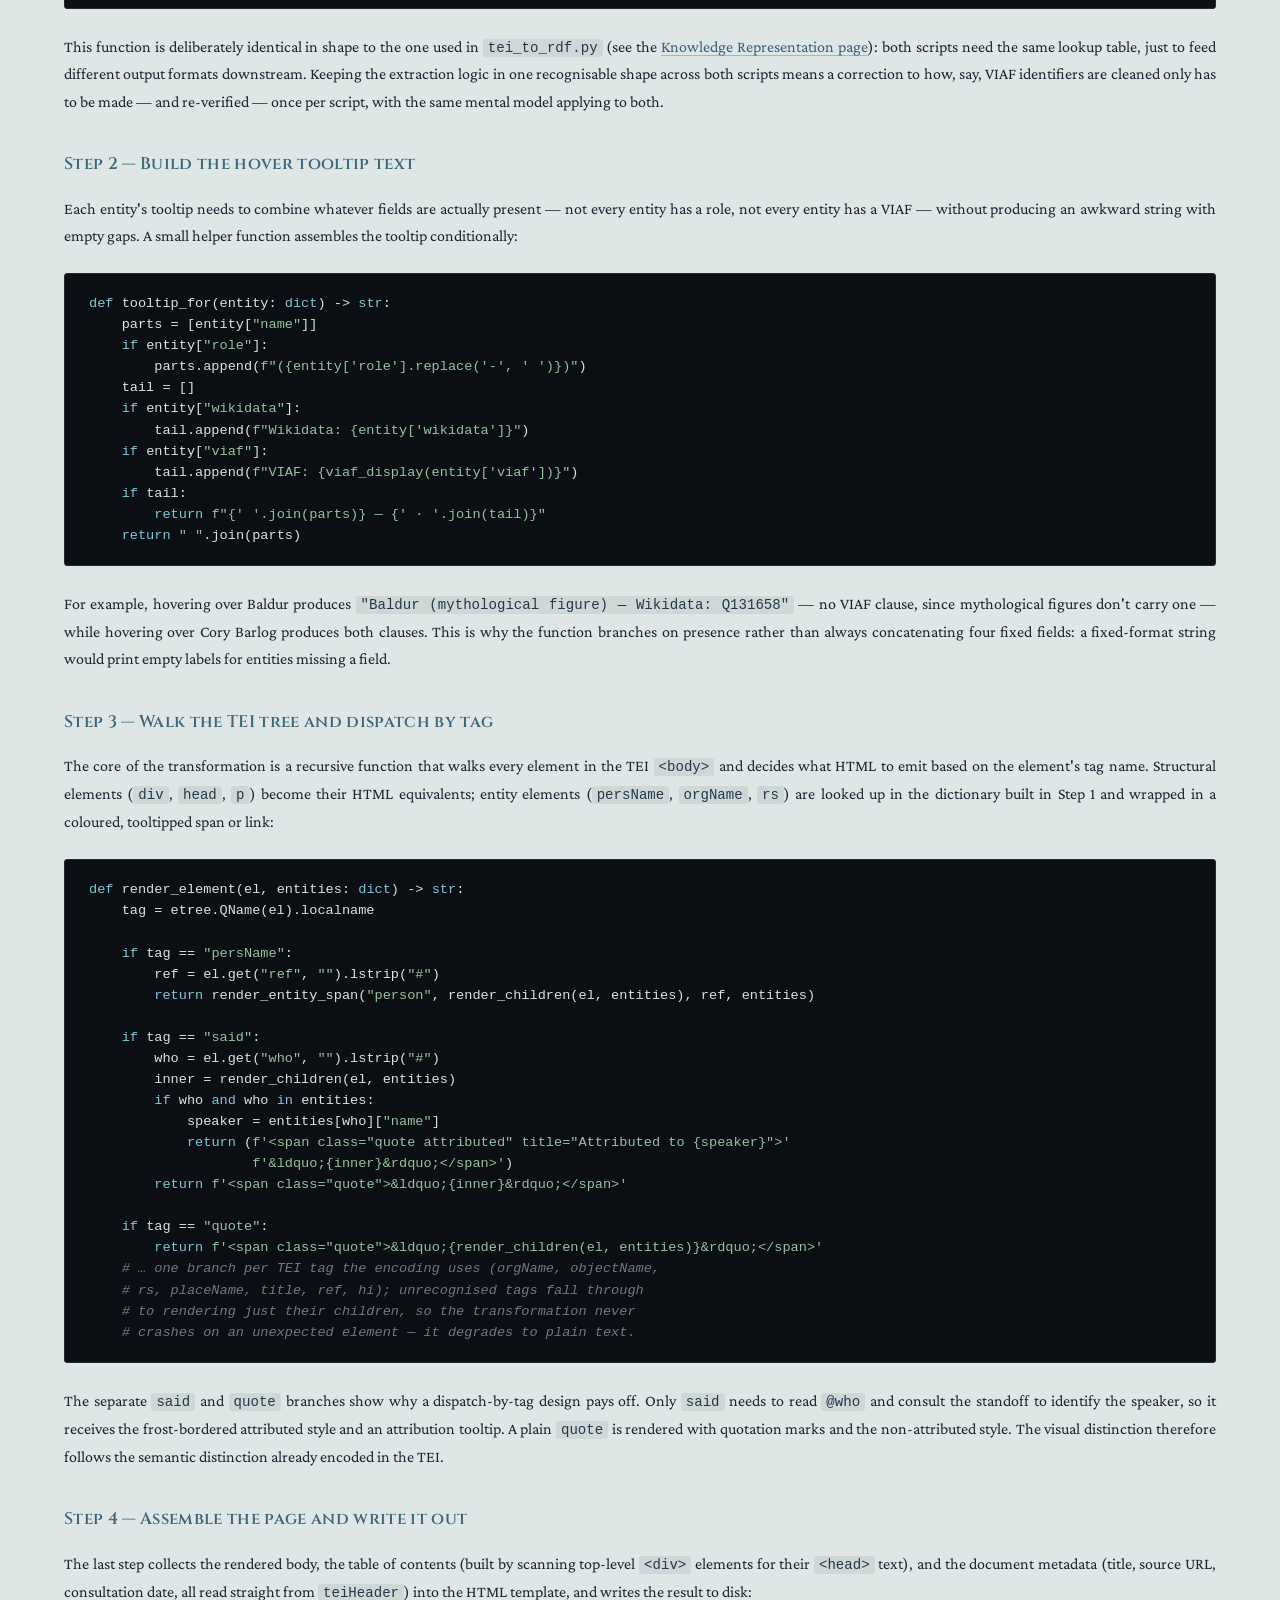
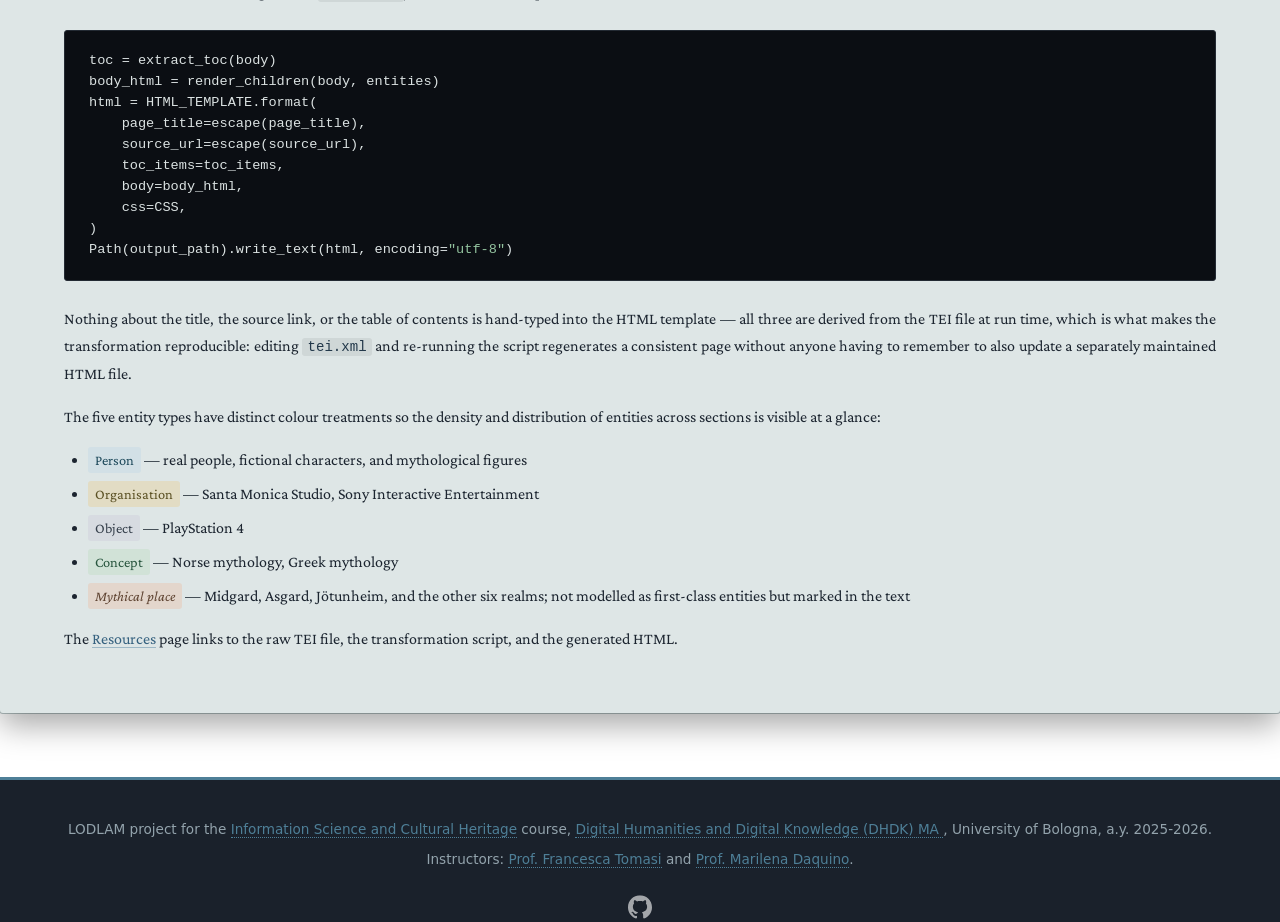
<file: knowledge-organization.html>
<!DOCTYPE html>
<html lang="en">
<head>
<meta charset="UTF-8">
<meta name="viewport" content="width=device-width, initial-scale=1.0">
<title>Knowledge Organization — God of War (2018) LOD Project</title>
<link rel="icon" href="assets/favicon.ico" sizes="any">
<link rel="preconnect" href="https://fonts.googleapis.com">
<link rel="preconnect" href="https://fonts.gstatic.com" crossorigin>
<link href="https://fonts.googleapis.com/css2?family=Cinzel:wght@500;600;700&family=Crimson+Pro:ital,wght@0,400;0,500;0,600;1,400&family=Noto+Sans+Runic&display=swap" rel="stylesheet">
<link rel="stylesheet" href="css/style.css">
</head>
<body>

<header class="site-header">
  <div class="header-inner">
    <a href="index.html" class="site-title">
      <span class="site-title-runic" aria-hidden="true">ᚷᛟᛞ ᛟᚠ ᚹᚨᚱ</span>
      <span class="site-title-main">God of War <span class="site-title-year">MMXVIII</span></span>
      <span class="site-title-sub">A Linked Open Data Model</span>
    </a>
    <nav class="site-nav">
      <ul>
        <li><a href="index.html">Home</a></li>
        <li><a href="knowledge-organization.html" class="current">Knowledge Organization</a></li>
        <li><a href="html-rendering.html">HTML Rendering</a></li>
        <li><a href="conceptual-model.html">Conceptual Model</a></li>
        <li><a href="knowledge-representation.html">Knowledge Representation</a></li>
        <li><a href="resources.html">Resources</a></li>
      </ul>
    </nav>
  </div>
</header>

<main class="content">

  <div class="hero">
    <h1>Knowledge Organization</h1>
    <p class="subtitle">Phase 1 — selecting the topic, identifying entities and relations, and encoding them in TEI/XML with authority reconciliation.</p>
  </div>

  <article>

    <h2>Choosing the topic</h2>

    <p>The task of the exam project was to pick a single Wikipedia article and lift its content into a Linked Open Data workflow. Wikipedia is uneven terrain for this: some pages are dense with well-catalogued entities (historical figures, works of art) and some are thin (recent events, niche subcultures). A good candidate needs enough named entities to reach the ten-entity threshold set in the guidelines, but it also needs a story worth telling — an angle where the exercise of formalising the article's content into RDF exposes something that plain prose does not.</p>

    <p>The 2018 <em>God of War</em> Wikipedia article is such a candidate for two reasons. First, it is populated with well-attested entities: real people involved in production (Cory Barlog as director, Bear McCreary as composer), organisations (Santa Monica Studio, Sony Interactive Entertainment), the hardware platform (PlayStation 4), fictional protagonists (Kratos and Atreus), and a large cast of figures drawn from Norse mythology — all of whom have Wikidata entries, and the human production credits also carry VIAF identifiers. Second, and more interestingly, the article's central narrative device is the game's transition from Greek to Norse mythology and its subsequent <em>reinterpretation</em> of the source myths — a semantic move that turns out to be modellable but not with any single standard property. That gap is where the interesting work of this project happens.</p>

    <h2>Identifying the entities</h2>

    <p>Fifteen entities were selected across three layers of narrative distance from the game, including two subject concepts. Entities were chosen on the criterion that (a) they are explicitly mentioned in the selected portion of the Wikipedia text, and (b) they carry a stable identifier in Wikidata that can serve as an anchor for reconciliation.</p>

    <h3>Production layer (5)</h3>

    <p>These are the real-world people and organisations that made the game, together with the hardware platform on which it was released.</p>

    <table>
      <thead><tr><th>Entity</th><th>Type</th><th>Role</th><th>Wikidata</th></tr></thead>
      <tbody>
        <tr><td>Cory Barlog</td><td><span class="entity-swatch person">Person</span></td><td>Director</td><td><code>Q5173545</code></td></tr>
        <tr><td>Bear McCreary</td><td><span class="entity-swatch person">Person</span></td><td>Composer</td><td><code>Q621437</code></td></tr>
        <tr><td>Santa Monica Studio</td><td><span class="entity-swatch org">Organisation</span></td><td>Developer</td><td><code>Q656710</code></td></tr>
        <tr><td>Sony Interactive Entertainment</td><td><span class="entity-swatch org">Organisation</span></td><td>Publisher</td><td><code>Q18594</code></td></tr>
        <tr><td>PlayStation 4</td><td><span class="entity-swatch object">Object</span></td><td>Platform</td><td><code>Q5014725</code></td></tr>
      </tbody>
    </table>

    <h3>Fictional layer (2)</h3>

    <p>These are the two protagonists — the entities the article treats as protagonists of the game's narrative. Wikidata's entries for both refer to the game characters themselves.</p>

    <table>
      <thead><tr><th>Entity</th><th>Type</th><th>Wikidata</th></tr></thead>
      <tbody>
        <tr><td>Kratos</td><td><span class="entity-swatch person">Fictional character</span></td><td><code>Q2291154</code></td></tr>
        <tr><td>Atreus</td><td><span class="entity-swatch person">Fictional character</span></td><td><code>Q54896805</code></td></tr>
      </tbody>
    </table>

    <h3>Mythological layer (6)</h3>

    <p>These are the six Norse figures the game features. Wikidata's entries for these refer to the mythological figures as attested in the source tradition — <em>not</em> to their in-game portrayals. This distinction becomes central to the modelling choices in <a href="conceptual-model.html">Phase 2</a>.</p>

    <table>
      <thead><tr><th>Entity</th><th>Type</th><th>Wikidata</th></tr></thead>
      <tbody>
        <tr><td>Odin</td><td><span class="entity-swatch person">Mythological figure</span></td><td><code>Q43610</code></td></tr>
        <tr><td>Thor</td><td><span class="entity-swatch person">Mythological figure</span></td><td><code>Q42952</code></td></tr>
        <tr><td>Freyja</td><td><span class="entity-swatch person">Mythological figure</span></td><td><code>Q1647325</code></td></tr>
        <tr><td>Baldur</td><td><span class="entity-swatch person">Mythological figure</span></td><td><code>Q131658</code></td></tr>
        <tr><td>Loki</td><td><span class="entity-swatch person">Mythological figure</span></td><td><code>Q133147</code></td></tr>
        <tr><td>Jörmungandr</td><td><span class="entity-swatch person">Mythological figure</span></td><td><code>Q181227</code></td></tr>
      </tbody>
    </table>

    <h3>Concepts (2)</h3>

    <p>Two subject concepts appear across the article and organise the mythological figures under coherent schemes.</p>

    <table>
      <thead><tr><th>Concept</th><th>Wikidata</th></tr></thead>
      <tbody>
        <tr><td>Norse mythology</td><td><code>Q128285</code></td></tr>
        <tr><td>Greek mythology</td><td><code>Q34726</code></td></tr>
      </tbody>
    </table>

    <h3>Entities considered and discarded</h3>

    <p>Three entities were considered but dropped or deliberately kept out of the formal set during the encoding pass, and the reasoning is worth recording because it says something about how entity selection should relate to actual textual anchors and to genuine conceptual overlap, not just a shared name.</p>

    <p><strong>Runes</strong> were included in the first entity list as a recurring concept of the game — they appear as etchings on Kratos's Leviathan Axe and as symbols throughout the visual design. But when the Wikipedia text was selected for TEI encoding, none of the chosen sections mentioned runes explicitly. Keeping the entity would have meant defining it in the taxonomy without any inline <code>ref</code> pointing to a text mention, which weakens the entity's status: an entity without a textual anchor is data-warehouse padding, not something the article actually organises. Runes were removed from the entity set on this ground.</p>

    <p><strong>Greek mythology</strong> was not in the initial set — the project's angle was Norse — but appears four times in the selected text (Introduction, Setting, and Development twice). It also carries interpretive weight: the game's whole narrative pivots on the transition from Greek to Norse mythology, and Kratos himself is described in the text as "the former Greek God of War". Modelling both mythologies as siblings under <code>skos:Concept</code> and both as <code>dcterms:subject</code> of the game produces a cleaner symmetric account than modelling only one. Greek mythology was added to replace Runes.</p>

    <p><strong>Κράτος (Cratos), the Greek personification of strength</strong>, was deliberately <em>not</em> added as an entity, despite being discussed on the <a href="index.html#myth-and-reinterpretation">home page's character gallery</a> as the source of the protagonist's name. The gallery text there is an etymological and thematic observation — the name is an ironic echo, since the game's Kratos becomes the inversion of a minor deity defined entirely by service to someone else's will — not a claim that the game meaningfully reworks that deity's myth the way it reworks Baldur's or Freyja's. Unlike the six Norse figures, where the game redraws specific mythological relationships (genealogy, fate, role), Cratos-the-deity and Kratos-the-character share only the name and a loose thematic contrast; there is no genealogy, event, or trait from the Aeschylus source that the game revises or reuses. Formalising that as a <code>gow:reinterprets</code> triple would overstate a connection that the game itself never develops beyond the name.</p>

    <h2>Theoretical model</h2>

    <p>The theoretical model captures, at a domain-agnostic level, the entities and relations that the encoded text needs to represent. It is expressed as a mind map produced in <a href="https://miro.com/" target="_blank" rel="noopener">Miro</a>, organised in three colour-coded layers (purple for production, green for concepts, pink/blue for fictional and mythological figures). Arrows are labelled with the natural-language relation they carry — "is directed by", "is developed by", "has fictional character", "reinterprets the mythological figure", "is father of", and so on. The mythological figures are grouped inside a dashed sub-container within the outer Norse mythology concept scheme so that the six <em>reinterprets</em> arrows do not fan out individually; a single arrow ("reinterprets the mythological figures") points at the sub-container, and the interior structure carries the genealogical relations that survive to the RDF phase — including the game's altered Freyja/Baldur motherhood and the Atreus-is-Loki reveal, drawn as a single long arc labelled "reinterprets the mythological figure" connecting Atreus directly to Loki.</p>

    <figure>
      <img src="assets/mind-map.png" alt="Theoretical model mind map: three colour-coded layers of entities with labelled relation arrows, and a dashed sub-container grouping the six mythological figures.">
      <figcaption>Theoretical model: entities across three layers with their labelled relations. Purple = production, green = concepts, pink = fictional characters, blue = mythological figures. Click to zoom.</figcaption>
    </figure>

    <h2>TEI/XML encoding</h2>

    <p>The article was encoded in TEI/XML with a separation between metadata, entity definitions, and running text. The <code>teiHeader</code> declares the source bibliography (the Wikipedia permalink, the consultation date, and the responsible parties) and, inside <code>encodingDesc/classDecl</code>, a <code>taxonomy</code> that carries the two subject concepts (Norse mythology and Greek mythology) with their Wikidata URIs expressed via <code>@corresp</code> attributes.</p>

    <p>The structured resources live in a <code>&lt;standOff&gt;</code> block. A <code>&lt;listBibl&gt;</code> entry identifies the central work, <code>god-of-war-2018</code>, and stores its title, date, and Wikidata ID. Each real person and organisation carries an <code>&lt;idno type="Wikidata"&gt;</code> and, where applicable, an <code>&lt;idno type="VIAF"&gt;</code>. Fictional characters carry only Wikidata (VIAF does not describe fictional entities). Mythological figures likewise carry only Wikidata, but semantically these identifiers point to the myth version, not the game version — a distinction that is honoured in Phase 3 by using a different reconciliation property. The taxonomy is used for the two concepts because <code>&lt;category&gt;</code> in TEI does not accept <code>&lt;idno&gt;</code> as a child element; <code>@corresp</code> on the category itself is the sanctioned workaround.</p>

    <h3>Relations as TEI data</h3>

    <p>The TEI is also the source of the relations among these resources. A <code>&lt;listRelation&gt;</code> in <code>&lt;standOff&gt;</code> records production credits, characters, subjects, and genealogies. In each directed <code>&lt;relation&gt;</code>, <code>@active</code> points to the subject, the absolute URI in <code>@ref</code> identifies the RDF predicate, and <code>@passive</code> points to the object. This follows the TEI P5 model, which permits whitespace-separated pointers in both participant attributes; one compact relation can therefore express that a game has two characters, or that several figures share one subject concept. The <code>@type</code> value records the contextual layer of the assertion, such as <code>production</code>, <code>in-game-genealogy</code>, or <code>myth-derived-genealogy</code>.</p>

<pre><code>&lt;relation type=<span class="st">"in-game-genealogy"</span> name=<span class="st">"children"</span>
  ref=<span class="st">"https://schema.org/children"</span>
  active=<span class="st">"#odin #freyja"</span> passive=<span class="st">"#baldur"</span>&gt;
  &lt;desc&gt;In the game, Freyja rather than Frigg is Baldur's mother.&lt;/desc&gt;
&lt;/relation&gt;</code></pre>

    <p>This placement removes the former discontinuity in the pipeline: entities and relationships are now both explicit in the TEI before they become RDF. It also makes the workflow scalable. A new relation is added declaratively in XML, using existing or newly defined <code>xml:id</code> values, and the generic RDF transformation materialises it without a new block of character-specific Python. See the official TEI P5 references for <a href="https://www.tei-c.org/release/doc/tei-p5-doc/en/html/ref-listRelation.html" target="_blank" rel="noopener"><code>&lt;listRelation&gt;</code></a> and <a href="https://www.tei-c.org/release/doc/tei-p5-doc/en/html/ref-relation.html" target="_blank" rel="noopener"><code>&lt;relation&gt;</code></a>.</p>

    <div class="callout">
      <p class="callout-title">Two small encoding traps worth noting</p>
      <p>The TEI namespace URI is <code>http://www.tei-c.org/ns/1.0</code>, not <code>http://tei-c.org</code> — using the latter is the single most common newcomer mistake and produces silently invalid files that no downstream tool will parse as TEI. Second, the <code>&amp;</code> in the Wikipedia permalink (<code>?title=…&amp;oldid=…</code>) must be escaped as <code>&amp;amp;</code> inside XML attribute values; a raw ampersand is a syntax error. The document carries an <code>xml-model</code> processing instruction pointing to the official TEI P5 <code>tei_all.rng</code> schema, against which the current file validates.</p>
    </div>

    <p>Inline annotation in the body follows a uniform pattern: every mention of one of the 15 selected entities is wrapped in the appropriate TEI element (<code>persName</code>, <code>orgName</code>, <code>objectName</code>, or <code>rs type="concept"</code>) with an <code>@ref</code> attribute pointing to the local <code>xml:id</code> defined in the standoff or taxonomy. This gives the data a clean chain: from an inline mention, follow <code>@ref</code> to its entity definition; from there, follow <code>idno</code> or <code>@corresp</code> to an external authority, and follow the standoff <code>&lt;relation&gt;</code> pointers to the other local resources connected to it.</p>

    <h3>Textual phenomena</h3>

    <p>Beyond entities, the guidelines require the encoding of textual phenomena — quotations and citations. Direct speech attributed to Cory Barlog and Bear McCreary is wrapped in <code>&lt;said&gt;</code> with a <code>@who</code> attribute pointing to the speaker's standoff <code>xml:id</code>. Unattributed quoted phrases remain encoded as <code>&lt;quote&gt;</code>. This follows the TEI distinction between speech assigned to a speaker and other quoted material, while allowing the HTML rendering to distinguish attributed speech visually. Wikipedia footnote markers ("[26]", "[10]") are preserved as <code>&lt;ref type="citation"&gt;</code> and rendered as small superscript text.</p>

    <h2>HTML transformation</h2>

    <p>Both a Python script and an XSLT stylesheet were viable options for the TEI→HTML step; XSLT is arguably the more idiomatic choice for TEI specifically, since it is designed to transform XML tree structures declaratively and many TEI toolchains ship XSLT stylesheets out of the box. Python with <code>lxml</code> was chosen instead for two practical reasons: it keeps the whole pipeline (TEI parsing, HTML generation, and the later RDF serialisation) in a single language the author is already fluent in, which matters when the transformation logic needs to be extended or debugged under time pressure; and it makes it straightforward to share code between the two transformation scripts — both <code>tei_to_html.py</code> and <code>tei_to_rdf.py</code> use the same entity-extraction function shape, so a change to how entities are read from the standoff only has to be reasoned about once, even though the two scripts remain separate files. The trade-off accepted is that the script re-implements, in Python, some of the tree-walking that XSLT would have given for free through template matching.</p>

    <p>The TEI file is transformed into a self-contained HTML document by a Python script (<code>tei_to_html.py</code>) that uses <code>lxml</code> for parsing. A sticky sidebar carries the table of contents and a legend of the entity colour scheme. The transformation runs in four steps, each shown below with the actual code and the reasoning behind it. The output of this exact script, running against the current <code>tei.xml</code>, is embedded live on the <a href="html-rendering.html">HTML Rendering page</a> — not just linked as a download.</p>

    <h3>Step 1 — Extract entities from the standoff</h3>

    <p>Before any text can be rendered, the script needs a lookup table: given an <code>xml:id</code> like <code>baldur</code>, what is this entity's display name, its role, and its authority identifiers? This is built once by walking <code>&lt;listPerson&gt;</code>, <code>&lt;listOrg&gt;</code>, <code>&lt;listObject&gt;</code>, and the taxonomy's <code>&lt;category&gt;</code> elements, and collecting the result into a plain Python dictionary keyed by <code>xml:id</code>.</p>

<pre><code><span class="kw">def</span> extract_entities(root) -&gt; <span class="kw">dict</span>:
    entities = {}
    <span class="kw">for</span> person <span class="kw">in</span> root.iter(_q(<span class="st">"person"</span>)):
        pid = _xml_id(person)
        <span class="kw">if not</span> pid:
            <span class="kw">continue</span>
        name_el = person.find(_q(<span class="st">"persName"</span>))
        wikidata = viaf = <span class="st">""</span>
        <span class="kw">for</span> idno <span class="kw">in</span> person.findall(_q(<span class="st">"idno"</span>)):
            <span class="kw">if</span> idno.get(<span class="st">"type"</span>) == <span class="st">"Wikidata"</span>:
                wikidata = clean_id(idno.text)
            <span class="kw">elif</span> idno.get(<span class="st">"type"</span>) == <span class="st">"VIAF"</span>:
                viaf = clean_id(idno.text)
        entities[pid] = {
            <span class="st">"type"</span>: <span class="st">"person"</span>,
            <span class="st">"name"</span>: name_el.text <span class="kw">if</span> name_el <span class="kw">is not</span> <span class="kw">None</span> <span class="kw">else</span> pid,
            <span class="st">"role"</span>: person.get(<span class="st">"role"</span>, <span class="st">""</span>),
            <span class="st">"wikidata"</span>: wikidata,
            <span class="st">"viaf"</span>: viaf,
        }
    <span class="cm"># … same pattern repeats for &lt;org&gt;, &lt;object&gt;, &lt;category&gt;
    # (concepts get skos-style fields instead of role/viaf)</span>
    <span class="kw">return</span> entities</code></pre>

    <p>This function is deliberately identical in shape to the one used in <code>tei_to_rdf.py</code> (see the <a href="knowledge-representation.html">Knowledge Representation page</a>): both scripts need the same lookup table, just to feed different output formats downstream. Keeping the extraction logic in one recognisable shape across both scripts means a correction to how, say, VIAF identifiers are cleaned only has to be made — and re-verified — once per script, with the same mental model applying to both.</p>

    <h3>Step 2 — Build the hover tooltip text</h3>

    <p>Each entity's tooltip needs to combine whatever fields are actually present — not every entity has a role, not every entity has a VIAF — without producing an awkward string with empty gaps. A small helper function assembles the tooltip conditionally:</p>

<pre><code><span class="kw">def</span> tooltip_for(entity: <span class="kw">dict</span>) -&gt; <span class="kw">str</span>:
    parts = [entity[<span class="st">"name"</span>]]
    <span class="kw">if</span> entity[<span class="st">"role"</span>]:
        parts.append(<span class="st">f"({entity['role'].replace('-', ' ')})"</span>)
    tail = []
    <span class="kw">if</span> entity[<span class="st">"wikidata"</span>]:
        tail.append(<span class="st">f"Wikidata: {entity['wikidata']}"</span>)
    <span class="kw">if</span> entity[<span class="st">"viaf"</span>]:
        tail.append(<span class="st">f"VIAF: {viaf_display(entity['viaf'])}"</span>)
    <span class="kw">if</span> tail:
        <span class="kw">return</span> <span class="st">f"{' '.join(parts)} — {' · '.join(tail)}"</span>
    <span class="kw">return</span> <span class="st">" "</span>.join(parts)</code></pre>

    <p>For example, hovering over Baldur produces <code>"Baldur (mythological figure) — Wikidata: Q131658"</code> — no VIAF clause, since mythological figures don't carry one — while hovering over Cory Barlog produces both clauses. This is why the function branches on presence rather than always concatenating four fixed fields: a fixed-format string would print empty labels for entities missing a field.</p>

    <h3>Step 3 — Walk the TEI tree and dispatch by tag</h3>

    <p>The core of the transformation is a recursive function that walks every element in the TEI <code>&lt;body&gt;</code> and decides what HTML to emit based on the element's tag name. Structural elements (<code>div</code>, <code>head</code>, <code>p</code>) become their HTML equivalents; entity elements (<code>persName</code>, <code>orgName</code>, <code>rs</code>) are looked up in the dictionary built in Step 1 and wrapped in a coloured, tooltipped span or link:</p>

<pre><code><span class="kw">def</span> render_element(el, entities: <span class="kw">dict</span>) -&gt; <span class="kw">str</span>:
    tag = etree.QName(el).localname

    <span class="kw">if</span> tag == <span class="st">"persName"</span>:
        ref = el.get(<span class="st">"ref"</span>, <span class="st">""</span>).lstrip(<span class="st">"#"</span>)
        <span class="kw">return</span> render_entity_span(<span class="st">"person"</span>, render_children(el, entities), ref, entities)

    <span class="kw">if</span> tag == <span class="st">"said"</span>:
        who = el.get(<span class="st">"who"</span>, <span class="st">""</span>).lstrip(<span class="st">"#"</span>)
        inner = render_children(el, entities)
        <span class="kw">if</span> who <span class="kw">and</span> who <span class="kw">in</span> entities:
            speaker = entities[who][<span class="st">"name"</span>]
            <span class="kw">return</span> (<span class="st">f'&lt;span class="quote attributed" title="Attributed to {speaker}"&gt;'</span>
                    <span class="st">f'&amp;ldquo;{inner}&amp;rdquo;&lt;/span&gt;'</span>)
        <span class="kw">return</span> <span class="st">f'&lt;span class="quote"&gt;&amp;ldquo;{inner}&amp;rdquo;&lt;/span&gt;'</span>

    <span class="kw">if</span> tag == <span class="st">"quote"</span>:
        <span class="kw">return</span> <span class="st">f'&lt;span class="quote"&gt;&amp;ldquo;{render_children(el, entities)}&amp;rdquo;&lt;/span&gt;'</span>
    <span class="cm"># … one branch per TEI tag the encoding uses (orgName, objectName,
    # rs, placeName, title, ref, hi); unrecognised tags fall through
    # to rendering just their children, so the transformation never
    # crashes on an unexpected element — it degrades to plain text.</span></code></pre>

    <p>The separate <code>said</code> and <code>quote</code> branches show why a dispatch-by-tag design pays off. Only <code>said</code> needs to read <code>@who</code> and consult the standoff to identify the speaker, so it receives the frost-bordered attributed style and an attribution tooltip. A plain <code>quote</code> is rendered with quotation marks and the non-attributed style. The visual distinction therefore follows the semantic distinction already encoded in the TEI.</p>

    <h3>Step 4 — Assemble the page and write it out</h3>

    <p>The last step collects the rendered body, the table of contents (built by scanning top-level <code>&lt;div&gt;</code> elements for their <code>&lt;head&gt;</code> text), and the document metadata (title, source URL, consultation date, all read straight from <code>teiHeader</code>) into the HTML template, and writes the result to disk:</p>

<pre><code>toc = extract_toc(body)
body_html = render_children(body, entities)
html = HTML_TEMPLATE.format(
    page_title=escape(page_title),
    source_url=escape(source_url),
    toc_items=toc_items,
    body=body_html,
    css=CSS,
)
Path(output_path).write_text(html, encoding=<span class="st">"utf-8"</span>)</code></pre>

    <p>Nothing about the title, the source link, or the table of contents is hand-typed into the HTML template — all three are derived from the TEI file at run time, which is what makes the transformation reproducible: editing <code>tei.xml</code> and re-running the script regenerates a consistent page without anyone having to remember to also update a separately maintained HTML file.</p>

    <p>The five entity types have distinct colour treatments so the density and distribution of entities across sections is visible at a glance:</p>

    <ul>
      <li><span class="entity-swatch person">Person</span> — real people, fictional characters, and mythological figures</li>
      <li><span class="entity-swatch org">Organisation</span> — Santa Monica Studio, Sony Interactive Entertainment</li>
      <li><span class="entity-swatch object">Object</span> — PlayStation 4</li>
      <li><span class="entity-swatch concept">Concept</span> — Norse mythology, Greek mythology</li>
      <li><span class="entity-swatch place">Mythical place</span> — Midgard, Asgard, Jötunheim, and the other six realms; not modelled as first-class entities but marked in the text</li>
    </ul>

    <p>The <a href="resources.html">Resources</a> page links to the raw TEI file, the transformation script, and the generated HTML.</p>

  </article>
</main>

<footer class="site-footer">
  <p>LODLAM project for the <a href="https://www.unibo.it/it/studiare/insegnamenti-competenze-trasversali-moocs/insegnamenti/insegnamento/2025/542134" target="_blank" rel="noopener noreferrer"> Information Science and Cultural Heritage</a> course, <a href="https://corsi.unibo.it/magistrale/DigitalHumanitiesKnowledge" target="_blank" rel="noopener noreferrer"> Digital Humanities and Digital Knowledge (DHDK) MA </a>, University of Bologna, a.y. 2025-2026.</p>
  <p>Instructors: <a href="https://www.unibo.it/sitoweb/francesca.tomasi" target="_blank" rel="noopener noreferrer">Prof. Francesca Tomasi</a> and <a href="https://www.unibo.it/sitoweb/marilena.daquino2" target="_blank" rel="noopener noreferrer">Prof. Marilena Daquino</a>.</p>
  <div class="footer-social">
    <a href="https://github.com/alicesgarlata/gowlodlam" target="_blank" rel="noopener noreferrer" class="github-link" aria-label="Visit the repository on Github!">
      <img src="assets/GitHub_Invertocat_White.svg" alt="Repository GitHub" width="24" height="24">
    </a>
  </div>
</footer>

<script src="js/lightbox.js" defer></script>
</body>
</html>
</file>
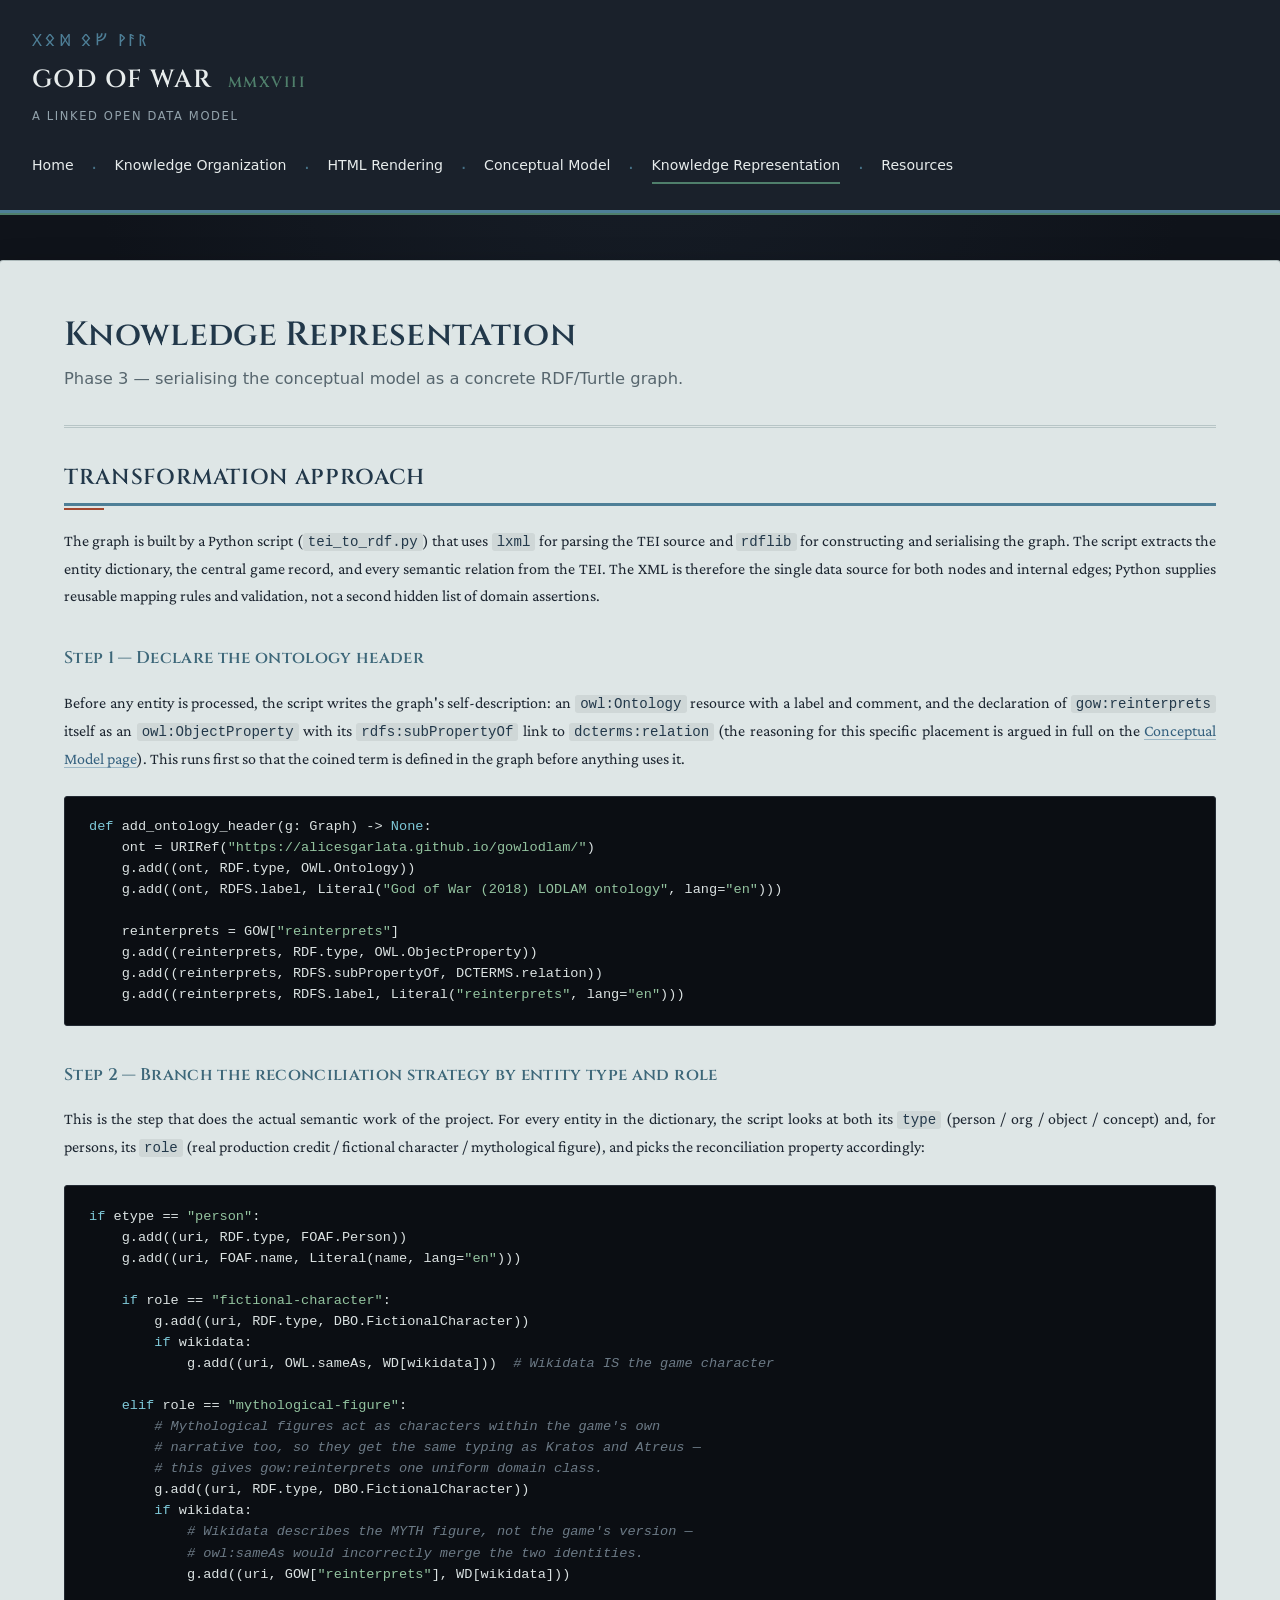
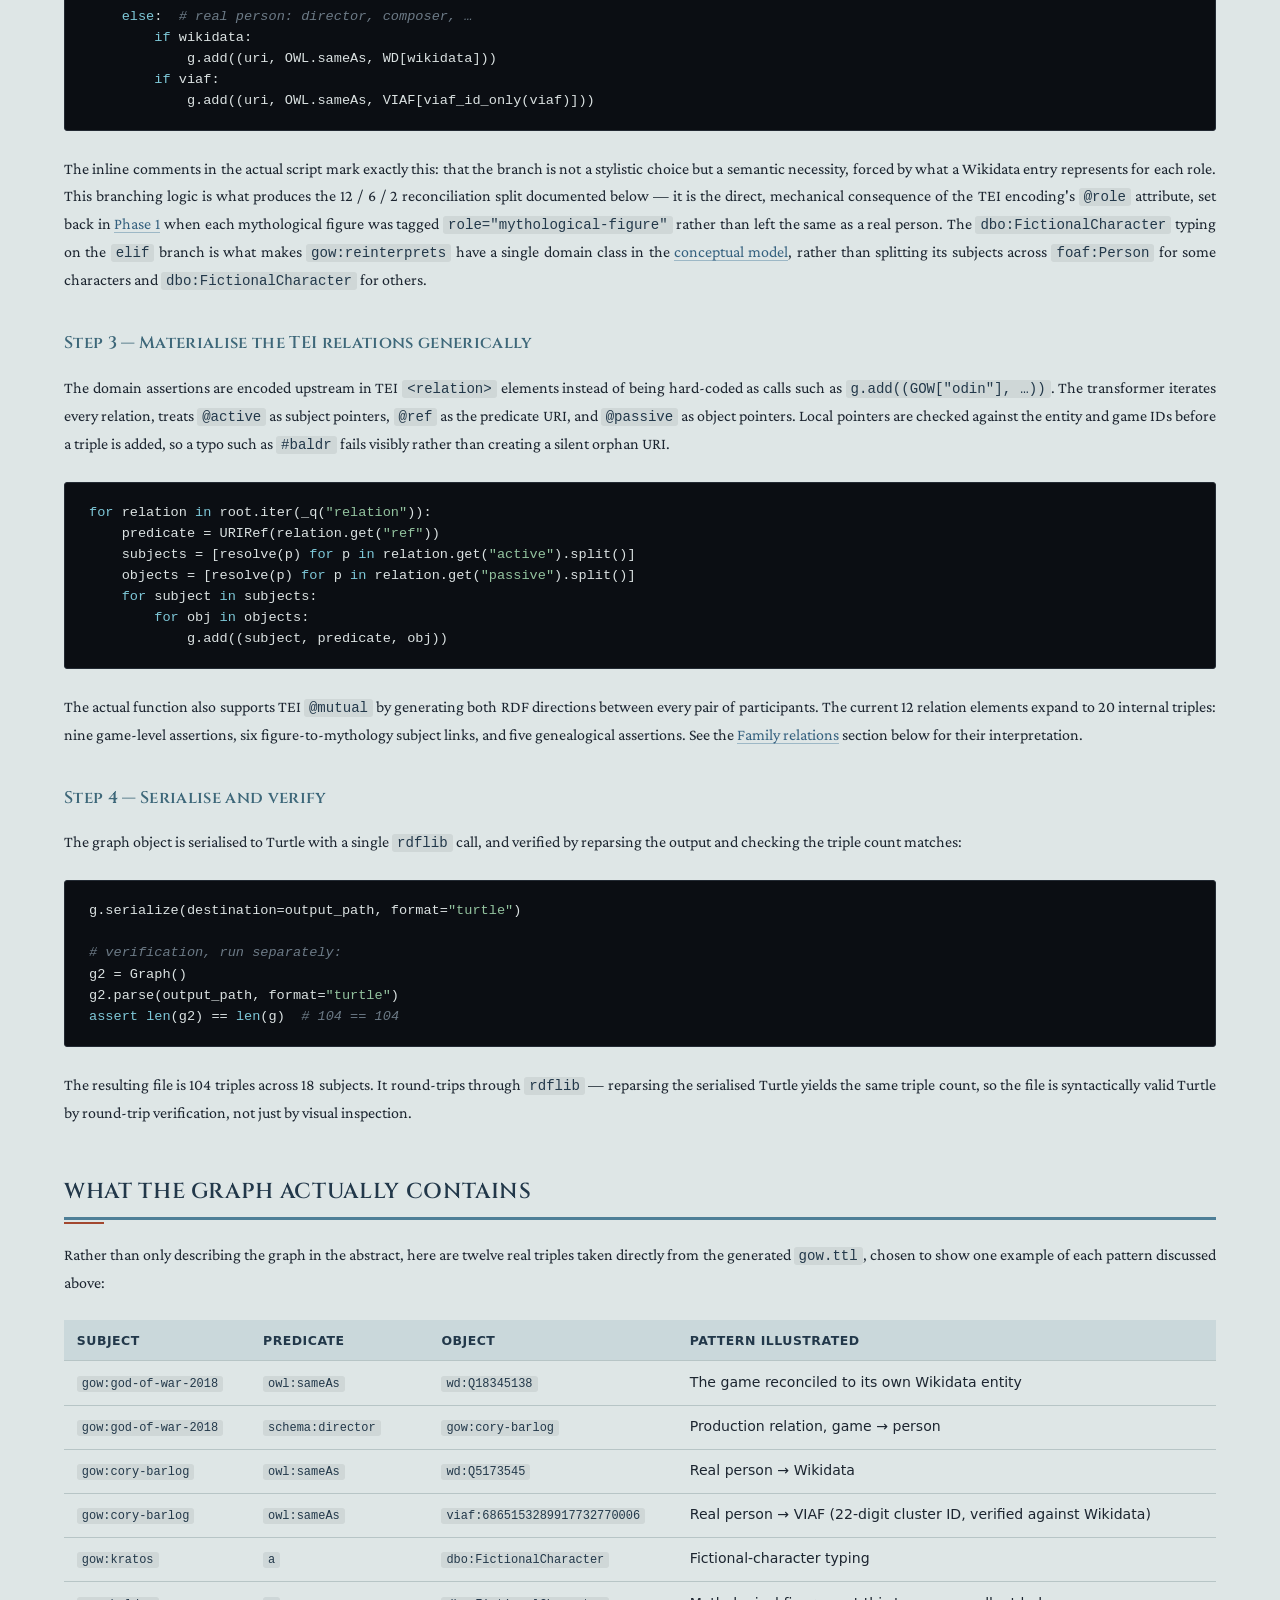
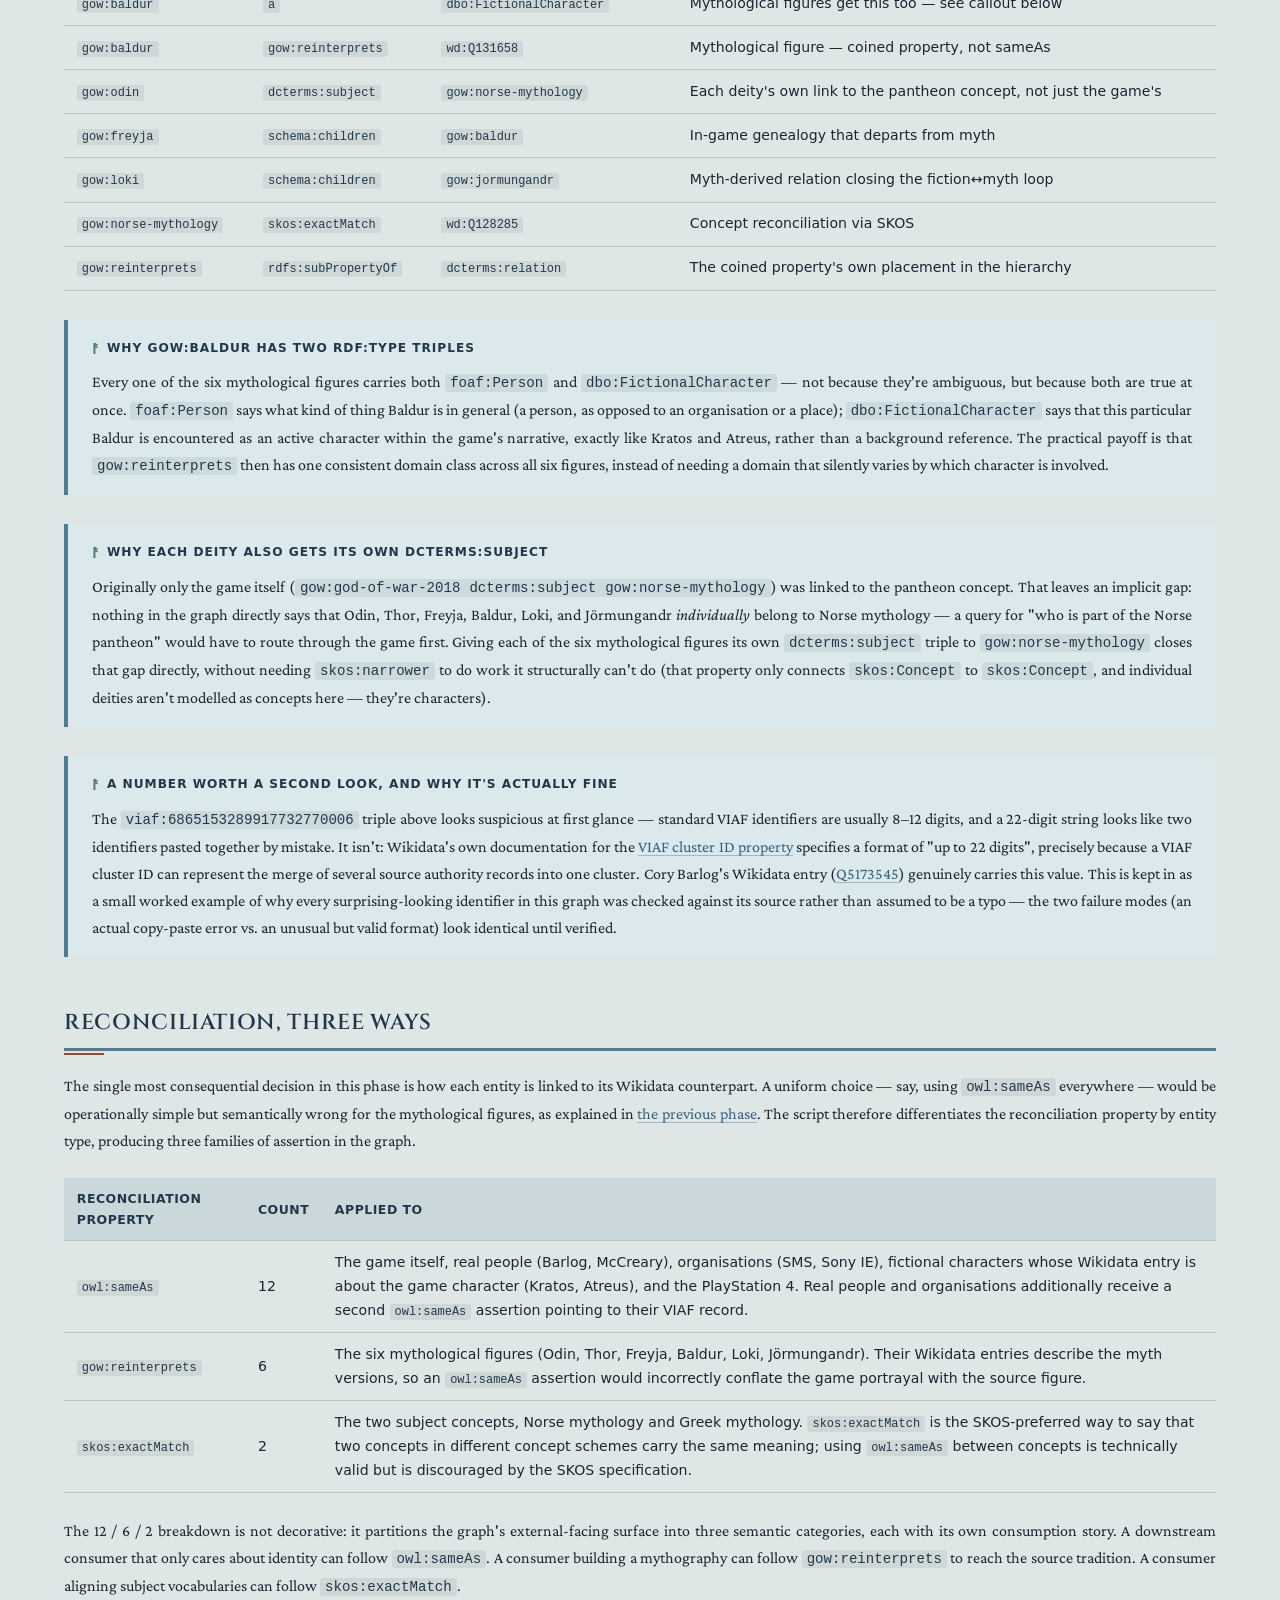
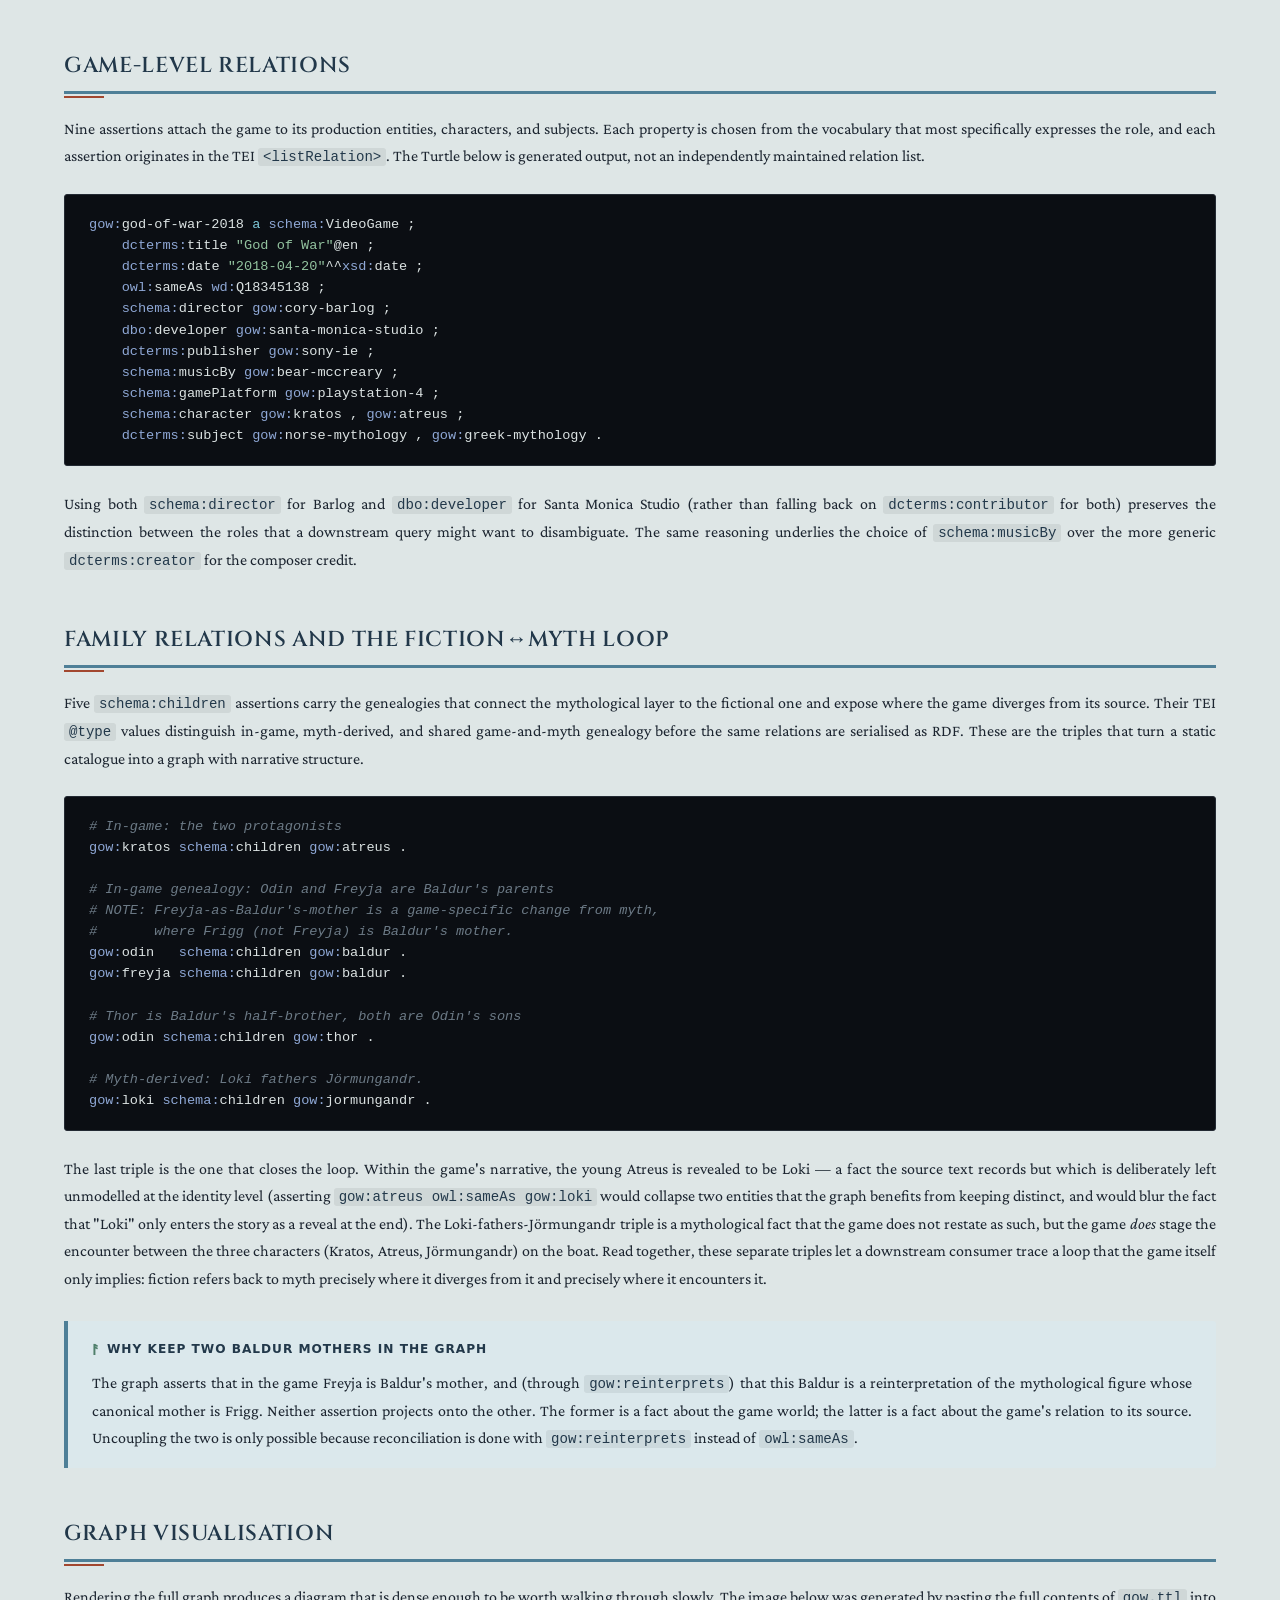
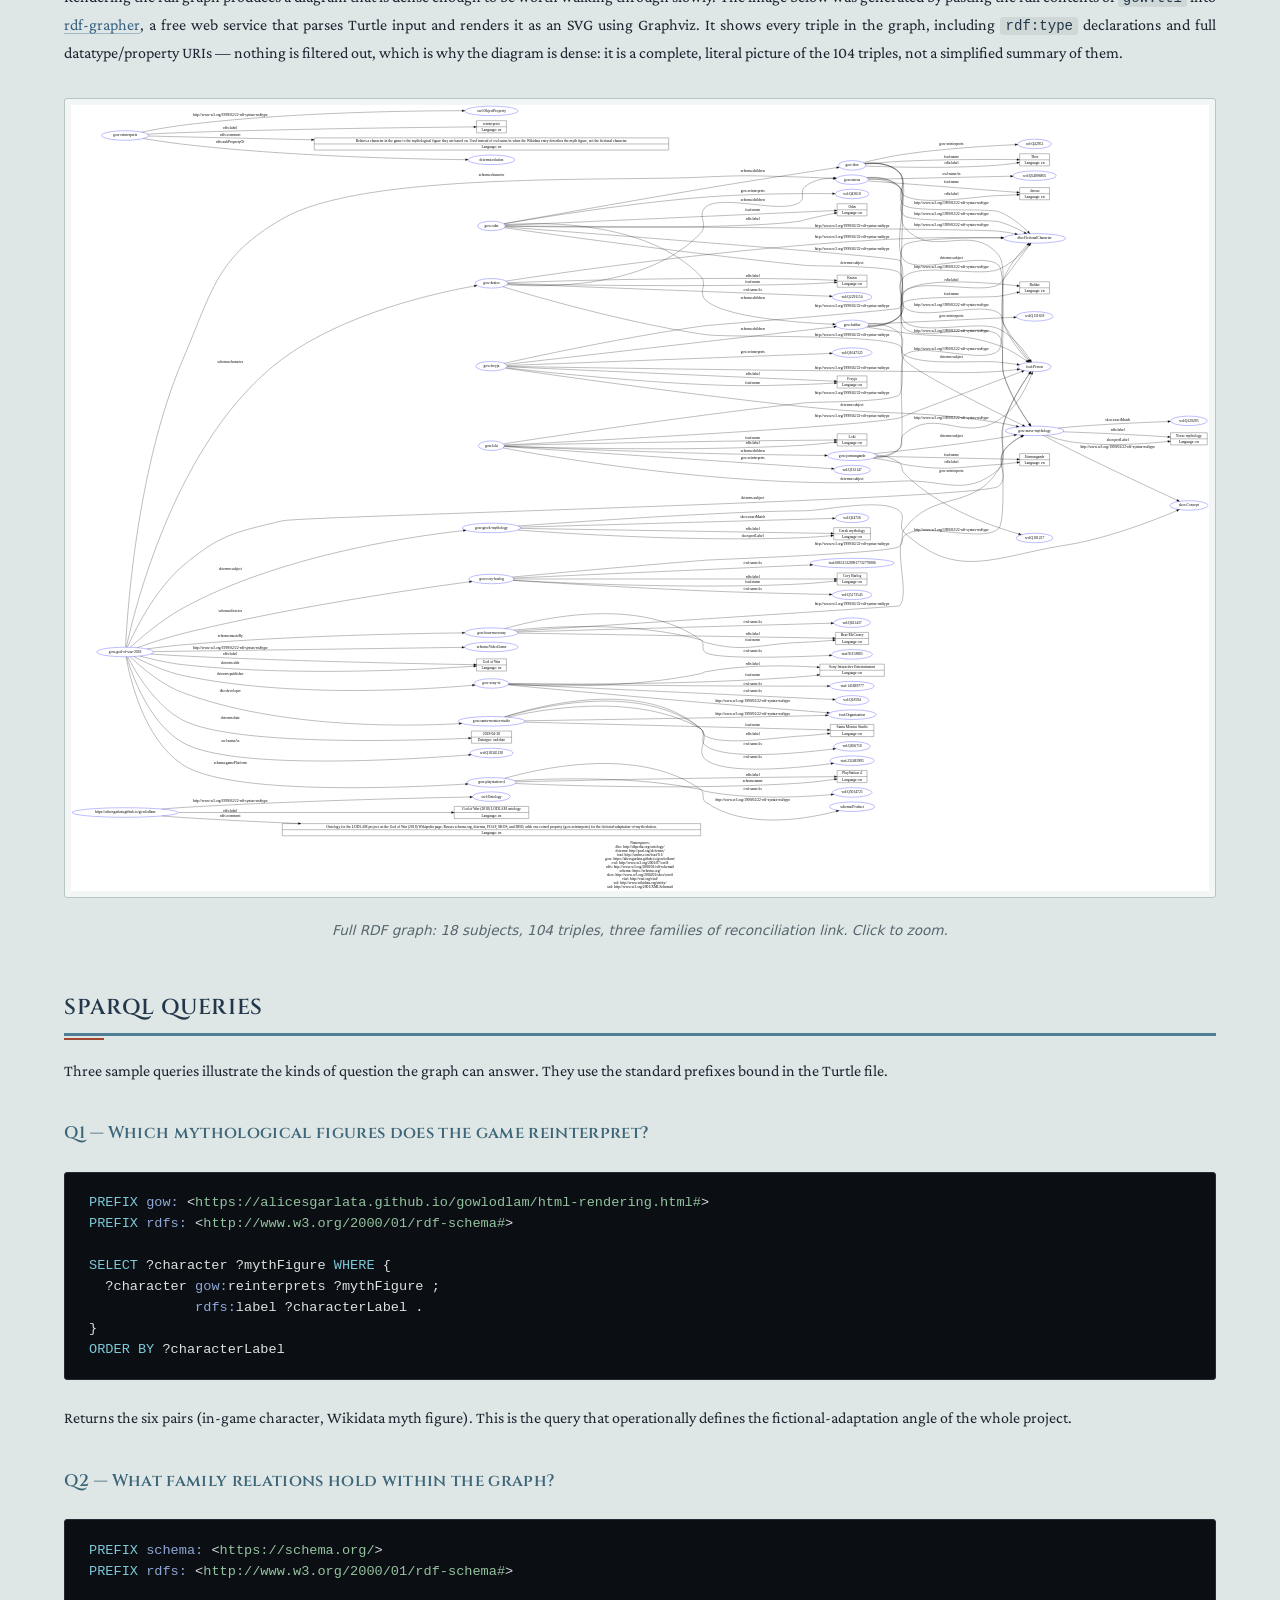
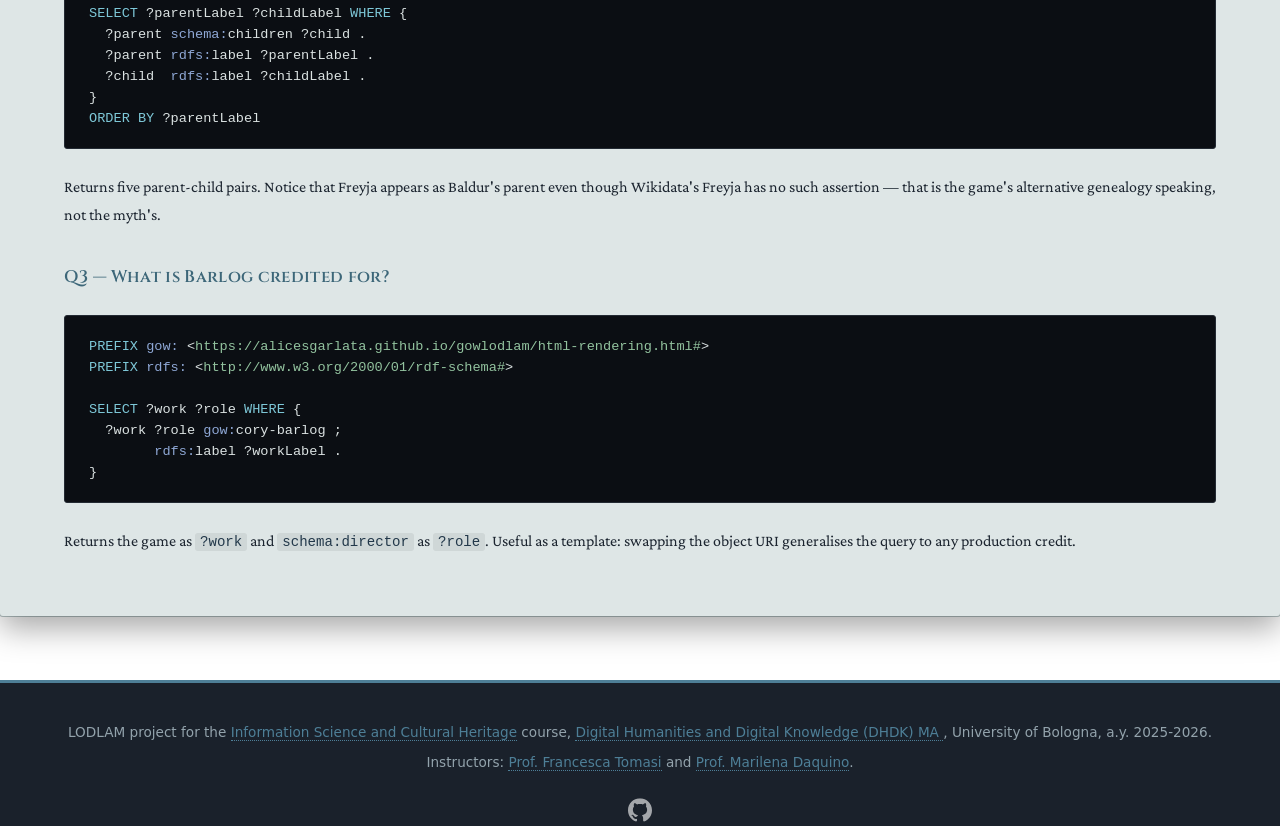
<file: knowledge-representation.html>
<!DOCTYPE html>
<html lang="en">
<head>
<meta charset="UTF-8">
<meta name="viewport" content="width=device-width, initial-scale=1.0">
<title>Knowledge Representation — God of War (2018) LOD Project</title>
<link rel="icon" href="assets/favicon.ico" sizes="any">
<link rel="preconnect" href="https://fonts.googleapis.com">
<link rel="preconnect" href="https://fonts.gstatic.com" crossorigin>
<link href="https://fonts.googleapis.com/css2?family=Cinzel:wght@500;600;700&family=Crimson+Pro:ital,wght@0,400;0,500;0,600;1,400&family=Noto+Sans+Runic&display=swap" rel="stylesheet">
<link rel="stylesheet" href="css/style.css">
</head>
<body>

<header class="site-header">
  <div class="header-inner">
    <a href="index.html" class="site-title">
      <span class="site-title-runic" aria-hidden="true">ᚷᛟᛞ ᛟᚠ ᚹᚨᚱ</span>
      <span class="site-title-main">God of War <span class="site-title-year">MMXVIII</span></span>
      <span class="site-title-sub">A Linked Open Data Model</span>
    </a>
    <nav class="site-nav">
      <ul>
        <li><a href="index.html">Home</a></li>
        <li><a href="knowledge-organization.html">Knowledge Organization</a></li>
        <li><a href="html-rendering.html">HTML Rendering</a></li>
        <li><a href="conceptual-model.html">Conceptual Model</a></li>
        <li><a href="knowledge-representation.html" class="current">Knowledge Representation</a></li>
        <li><a href="resources.html">Resources</a></li>
      </ul>
    </nav>
  </div>
</header>

<main class="content">

  <div class="hero">
    <h1>Knowledge Representation</h1>
    <p class="subtitle">Phase 3 — serialising the conceptual model as a concrete RDF/Turtle graph.</p>
  </div>

  <article>

    <h2>Transformation approach</h2>

    <p>The graph is built by a Python script (<code>tei_to_rdf.py</code>) that uses <code>lxml</code> for parsing the TEI source and <code>rdflib</code> for constructing and serialising the graph. The script extracts the entity dictionary, the central game record, and every semantic relation from the TEI. The XML is therefore the single data source for both nodes and internal edges; Python supplies reusable mapping rules and validation, not a second hidden list of domain assertions.</p>

    <h3>Step 1 — Declare the ontology header</h3>

    <p>Before any entity is processed, the script writes the graph's self-description: an <code>owl:Ontology</code> resource with a label and comment, and the declaration of <code>gow:reinterprets</code> itself as an <code>owl:ObjectProperty</code> with its <code>rdfs:subPropertyOf</code> link to <code>dcterms:relation</code> (the reasoning for this specific placement is argued in full on the <a href="conceptual-model.html">Conceptual Model page</a>). This runs first so that the coined term is defined in the graph before anything uses it.</p>

<pre><code><span class="kw">def</span> add_ontology_header(g: Graph) -&gt; <span class="kw">None</span>:
    ont = URIRef(<span class="st">"https://alicesgarlata.github.io/gowlodlam/"</span>)
    g.add((ont, RDF.type, OWL.Ontology))
    g.add((ont, RDFS.label, Literal(<span class="st">"God of War (2018) LODLAM ontology"</span>, lang=<span class="st">"en"</span>)))

    reinterprets = GOW[<span class="st">"reinterprets"</span>]
    g.add((reinterprets, RDF.type, OWL.ObjectProperty))
    g.add((reinterprets, RDFS.subPropertyOf, DCTERMS.relation))
    g.add((reinterprets, RDFS.label, Literal(<span class="st">"reinterprets"</span>, lang=<span class="st">"en"</span>)))</code></pre>

    <h3>Step 2 — Branch the reconciliation strategy by entity type and role</h3>

    <p>This is the step that does the actual semantic work of the project. For every entity in the dictionary, the script looks at both its <code>type</code> (person / org / object / concept) and, for persons, its <code>role</code> (real production credit / fictional character / mythological figure), and picks the reconciliation property accordingly:</p>

<pre><code><span class="kw">if</span> etype == <span class="st">"person"</span>:
    g.add((uri, RDF.type, FOAF.Person))
    g.add((uri, FOAF.name, Literal(name, lang=<span class="st">"en"</span>)))

    <span class="kw">if</span> role == <span class="st">"fictional-character"</span>:
        g.add((uri, RDF.type, DBO.FictionalCharacter))
        <span class="kw">if</span> wikidata:
            g.add((uri, OWL.sameAs, WD[wikidata]))  <span class="cm"># Wikidata IS the game character</span>

    <span class="kw">elif</span> role == <span class="st">"mythological-figure"</span>:
        <span class="cm"># Mythological figures act as characters within the game's own</span>
        <span class="cm"># narrative too, so they get the same typing as Kratos and Atreus —</span>
        <span class="cm"># this gives gow:reinterprets one uniform domain class.</span>
        g.add((uri, RDF.type, DBO.FictionalCharacter))
        <span class="kw">if</span> wikidata:
            <span class="cm"># Wikidata describes the MYTH figure, not the game's version —</span>
            <span class="cm"># owl:sameAs would incorrectly merge the two identities.</span>
            g.add((uri, GOW[<span class="st">"reinterprets"</span>], WD[wikidata]))

    <span class="kw">else</span>:  <span class="cm"># real person: director, composer, …</span>
        <span class="kw">if</span> wikidata:
            g.add((uri, OWL.sameAs, WD[wikidata]))
        <span class="kw">if</span> viaf:
            g.add((uri, OWL.sameAs, VIAF[viaf_id_only(viaf)]))</code></pre>

    <p>The inline comments in the actual script mark exactly this: that the branch is not a stylistic choice but a semantic necessity, forced by what a Wikidata entry represents for each role. This branching logic is what produces the 12 / 6 / 2 reconciliation split documented below — it is the direct, mechanical consequence of the TEI encoding's <code>@role</code> attribute, set back in <a href="knowledge-organization.html">Phase 1</a> when each mythological figure was tagged <code>role="mythological-figure"</code> rather than left the same as a real person. The <code>dbo:FictionalCharacter</code> typing on the <code>elif</code> branch is what makes <code>gow:reinterprets</code> have a single domain class in the <a href="conceptual-model.html">conceptual model</a>, rather than splitting its subjects across <code>foaf:Person</code> for some characters and <code>dbo:FictionalCharacter</code> for others.</p>

    <h3>Step 3 — Materialise the TEI relations generically</h3>

    <p>The domain assertions are encoded upstream in TEI <code>&lt;relation&gt;</code> elements instead of being hard-coded as calls such as <code>g.add((GOW["odin"], …))</code>. The transformer iterates every relation, treats <code>@active</code> as subject pointers, <code>@ref</code> as the predicate URI, and <code>@passive</code> as object pointers. Local pointers are checked against the entity and game IDs before a triple is added, so a typo such as <code>#baldr</code> fails visibly rather than creating a silent orphan URI.</p>

<pre><code><span class="kw">for</span> relation <span class="kw">in</span> root.iter(_q(<span class="st">"relation"</span>)):
    predicate = URIRef(relation.get(<span class="st">"ref"</span>))
    subjects = [resolve(p) <span class="kw">for</span> p <span class="kw">in</span> relation.get(<span class="st">"active"</span>).split()]
    objects = [resolve(p) <span class="kw">for</span> p <span class="kw">in</span> relation.get(<span class="st">"passive"</span>).split()]
    <span class="kw">for</span> subject <span class="kw">in</span> subjects:
        <span class="kw">for</span> obj <span class="kw">in</span> objects:
            g.add((subject, predicate, obj))</code></pre>

    <p>The actual function also supports TEI <code>@mutual</code> by generating both RDF directions between every pair of participants. The current 12 relation elements expand to 20 internal triples: nine game-level assertions, six figure-to-mythology subject links, and five genealogical assertions. See the <a href="#family-relations">Family relations</a> section below for their interpretation.</p>

    <h3>Step 4 — Serialise and verify</h3>

    <p>The graph object is serialised to Turtle with a single <code>rdflib</code> call, and verified by reparsing the output and checking the triple count matches:</p>

<pre><code>g.serialize(destination=output_path, format=<span class="st">"turtle"</span>)

<span class="cm"># verification, run separately:</span>
g2 = Graph()
g2.parse(output_path, format=<span class="st">"turtle"</span>)
<span class="kw">assert</span> <span class="kw">len</span>(g2) == <span class="kw">len</span>(g)  <span class="cm"># 104 == 104</span></code></pre>

    <p>The resulting file is 104 triples across 18 subjects. It round-trips through <code>rdflib</code> — reparsing the serialised Turtle yields the same triple count, so the file is syntactically valid Turtle by round-trip verification, not just by visual inspection.</p>

    <h2>What the graph actually contains</h2>

    <p>Rather than only describing the graph in the abstract, here are twelve real triples taken directly from the generated <code>gow.ttl</code>, chosen to show one example of each pattern discussed above:</p>

    <table>
      <thead><tr><th>Subject</th><th>Predicate</th><th>Object</th><th>Pattern illustrated</th></tr></thead>
      <tbody>
        <tr><td><code>gow:god-of-war-2018</code></td><td><code>owl:sameAs</code></td><td><code>wd:Q18345138</code></td><td>The game reconciled to its own Wikidata entity</td></tr>
        <tr><td><code>gow:god-of-war-2018</code></td><td><code>schema:director</code></td><td><code>gow:cory-barlog</code></td><td>Production relation, game → person</td></tr>
        <tr><td><code>gow:cory-barlog</code></td><td><code>owl:sameAs</code></td><td><code>wd:Q5173545</code></td><td>Real person → Wikidata</td></tr>
        <tr><td><code>gow:cory-barlog</code></td><td><code>owl:sameAs</code></td><td><code>viaf:6865153289917732770006</code></td><td>Real person → VIAF (22-digit cluster ID, verified against Wikidata)</td></tr>
        <tr><td><code>gow:kratos</code></td><td><code>a</code></td><td><code>dbo:FictionalCharacter</code></td><td>Fictional-character typing</td></tr>
        <tr><td><code>gow:baldur</code></td><td><code>a</code></td><td><code>dbo:FictionalCharacter</code></td><td>Mythological figures get this too — see callout below</td></tr>
        <tr><td><code>gow:baldur</code></td><td><code>gow:reinterprets</code></td><td><code>wd:Q131658</code></td><td>Mythological figure — coined property, not sameAs</td></tr>
        <tr><td><code>gow:odin</code></td><td><code>dcterms:subject</code></td><td><code>gow:norse-mythology</code></td><td>Each deity's own link to the pantheon concept, not just the game's</td></tr>
        <tr><td><code>gow:freyja</code></td><td><code>schema:children</code></td><td><code>gow:baldur</code></td><td>In-game genealogy that departs from myth</td></tr>
        <tr><td><code>gow:loki</code></td><td><code>schema:children</code></td><td><code>gow:jormungandr</code></td><td>Myth-derived relation closing the fiction↔myth loop</td></tr>
        <tr><td><code>gow:norse-mythology</code></td><td><code>skos:exactMatch</code></td><td><code>wd:Q128285</code></td><td>Concept reconciliation via SKOS</td></tr>
        <tr><td><code>gow:reinterprets</code></td><td><code>rdfs:subPropertyOf</code></td><td><code>dcterms:relation</code></td><td>The coined property's own placement in the hierarchy</td></tr>
      </tbody>
    </table>

    <div class="callout">
      <p class="callout-title">Why gow:baldur has two rdf:type triples</p>
      <p>Every one of the six mythological figures carries both <code>foaf:Person</code> and <code>dbo:FictionalCharacter</code> — not because they're ambiguous, but because both are true at once. <code>foaf:Person</code> says what kind of thing Baldur is in general (a person, as opposed to an organisation or a place); <code>dbo:FictionalCharacter</code> says that this particular Baldur is encountered as an active character within the game's narrative, exactly like Kratos and Atreus, rather than a background reference. The practical payoff is that <code>gow:reinterprets</code> then has one consistent domain class across all six figures, instead of needing a domain that silently varies by which character is involved.</p>
    </div>

    <div class="callout">
      <p class="callout-title">Why each deity also gets its own dcterms:subject</p>
      <p>Originally only the game itself (<code>gow:god-of-war-2018 dcterms:subject gow:norse-mythology</code>) was linked to the pantheon concept. That leaves an implicit gap: nothing in the graph directly says that Odin, Thor, Freyja, Baldur, Loki, and Jörmungandr <em>individually</em> belong to Norse mythology — a query for "who is part of the Norse pantheon" would have to route through the game first. Giving each of the six mythological figures its own <code>dcterms:subject</code> triple to <code>gow:norse-mythology</code> closes that gap directly, without needing <code>skos:narrower</code> to do work it structurally can't do (that property only connects <code>skos:Concept</code> to <code>skos:Concept</code>, and individual deities aren't modelled as concepts here — they're characters).</p>
    </div>

    <div class="callout">
      <p class="callout-title">A number worth a second look, and why it's actually fine</p>
      <p>The <code>viaf:6865153289917732770006</code> triple above looks suspicious at first glance — standard VIAF identifiers are usually 8–12 digits, and a 22-digit string looks like two identifiers pasted together by mistake. It isn't: Wikidata's own documentation for the <a href="https://www.wikidata.org/wiki/Property:P214" target="_blank" rel="noopener">VIAF cluster ID property</a> specifies a format of "up to 22 digits", precisely because a VIAF cluster ID can represent the merge of several source authority records into one cluster. Cory Barlog's Wikidata entry (<a href="https://www.wikidata.org/wiki/Q5173545" target="_blank" rel="noopener">Q5173545</a>) genuinely carries this value. This is kept in as a small worked example of why every surprising-looking identifier in this graph was checked against its source rather than assumed to be a typo — the two failure modes (an actual copy-paste error vs. an unusual but valid format) look identical until verified.</p>
    </div>

    <h2>Reconciliation, three ways</h2>

    <p>The single most consequential decision in this phase is how each entity is linked to its Wikidata counterpart. A uniform choice — say, using <code>owl:sameAs</code> everywhere — would be operationally simple but semantically wrong for the mythological figures, as explained in <a href="conceptual-model.html#the-coined-property">the previous phase</a>. The script therefore differentiates the reconciliation property by entity type, producing three families of assertion in the graph.</p>

    <table>
      <thead><tr><th>Reconciliation property</th><th>Count</th><th>Applied to</th></tr></thead>
      <tbody>
        <tr>
          <td><code>owl:sameAs</code></td>
          <td>12</td>
          <td>The game itself, real people (Barlog, McCreary), organisations (SMS, Sony IE), fictional characters whose Wikidata entry is about the game character (Kratos, Atreus), and the PlayStation 4. Real people and organisations additionally receive a second <code>owl:sameAs</code> assertion pointing to their VIAF record.</td>
        </tr>
        <tr>
          <td><code>gow:reinterprets</code></td>
          <td>6</td>
          <td>The six mythological figures (Odin, Thor, Freyja, Baldur, Loki, Jörmungandr). Their Wikidata entries describe the myth versions, so an <code>owl:sameAs</code> assertion would incorrectly conflate the game portrayal with the source figure.</td>
        </tr>
        <tr>
          <td><code>skos:exactMatch</code></td>
          <td>2</td>
          <td>The two subject concepts, Norse mythology and Greek mythology. <code>skos:exactMatch</code> is the SKOS-preferred way to say that two concepts in different concept schemes carry the same meaning; using <code>owl:sameAs</code> between concepts is technically valid but is discouraged by the SKOS specification.</td>
        </tr>
      </tbody>
    </table>

    <p>The 12 / 6 / 2 breakdown is not decorative: it partitions the graph's external-facing surface into three semantic categories, each with its own consumption story. A downstream consumer that only cares about identity can follow <code>owl:sameAs</code>. A consumer building a mythography can follow <code>gow:reinterprets</code> to reach the source tradition. A consumer aligning subject vocabularies can follow <code>skos:exactMatch</code>.</p>

    <h2>Game-level relations</h2>

    <p>Nine assertions attach the game to its production entities, characters, and subjects. Each property is chosen from the vocabulary that most specifically expresses the role, and each assertion originates in the TEI <code>&lt;listRelation&gt;</code>. The Turtle below is generated output, not an independently maintained relation list.</p>

<pre><code><span class="ns">gow:</span>god-of-war-2018 <span class="kw">a</span> <span class="ns">schema:</span>VideoGame ;
    <span class="ns">dcterms:</span>title <span class="st">"God of War"</span>@en ;
    <span class="ns">dcterms:</span>date <span class="st">"2018-04-20"</span>^^<span class="ns">xsd:</span>date ;
    <span class="ns">owl:</span>sameAs <span class="ns">wd:</span>Q18345138 ;
    <span class="ns">schema:</span>director <span class="ns">gow:</span>cory-barlog ;
    <span class="ns">dbo:</span>developer <span class="ns">gow:</span>santa-monica-studio ;
    <span class="ns">dcterms:</span>publisher <span class="ns">gow:</span>sony-ie ;
    <span class="ns">schema:</span>musicBy <span class="ns">gow:</span>bear-mccreary ;
    <span class="ns">schema:</span>gamePlatform <span class="ns">gow:</span>playstation-4 ;
    <span class="ns">schema:</span>character <span class="ns">gow:</span>kratos , <span class="ns">gow:</span>atreus ;
    <span class="ns">dcterms:</span>subject <span class="ns">gow:</span>norse-mythology , <span class="ns">gow:</span>greek-mythology .</code></pre>

    <p>Using both <code>schema:director</code> for Barlog and <code>dbo:developer</code> for Santa Monica Studio (rather than falling back on <code>dcterms:contributor</code> for both) preserves the distinction between the roles that a downstream query might want to disambiguate. The same reasoning underlies the choice of <code>schema:musicBy</code> over the more generic <code>dcterms:creator</code> for the composer credit.</p>

    <h2 id="family-relations">Family relations and the fiction↔myth loop</h2>

    <p>Five <code>schema:children</code> assertions carry the genealogies that connect the mythological layer to the fictional one and expose where the game diverges from its source. Their TEI <code>@type</code> values distinguish in-game, myth-derived, and shared game-and-myth genealogy before the same relations are serialised as RDF. These are the triples that turn a static catalogue into a graph with narrative structure.</p>

<pre><code><span class="cm"># In-game: the two protagonists</span>
<span class="ns">gow:</span>kratos <span class="ns">schema:</span>children <span class="ns">gow:</span>atreus .

<span class="cm"># In-game genealogy: Odin and Freyja are Baldur's parents</span>
<span class="cm"># NOTE: Freyja-as-Baldur's-mother is a game-specific change from myth,</span>
<span class="cm">#       where Frigg (not Freyja) is Baldur's mother.</span>
<span class="ns">gow:</span>odin   <span class="ns">schema:</span>children <span class="ns">gow:</span>baldur .
<span class="ns">gow:</span>freyja <span class="ns">schema:</span>children <span class="ns">gow:</span>baldur .

<span class="cm"># Thor is Baldur's half-brother, both are Odin's sons</span>
<span class="ns">gow:</span>odin <span class="ns">schema:</span>children <span class="ns">gow:</span>thor .

<span class="cm"># Myth-derived: Loki fathers Jörmungandr.</span>
<span class="ns">gow:</span>loki <span class="ns">schema:</span>children <span class="ns">gow:</span>jormungandr .</code></pre>

    <p>The last triple is the one that closes the loop. Within the game's narrative, the young Atreus is revealed to be Loki — a fact the source text records but which is deliberately left unmodelled at the identity level (asserting <code>gow:atreus owl:sameAs gow:loki</code> would collapse two entities that the graph benefits from keeping distinct, and would blur the fact that "Loki" only enters the story as a reveal at the end). The Loki-fathers-Jörmungandr triple is a mythological fact that the game does not restate as such, but the game <em>does</em> stage the encounter between the three characters (Kratos, Atreus, Jörmungandr) on the boat. Read together, these separate triples let a downstream consumer trace a loop that the game itself only implies: fiction refers back to myth precisely where it diverges from it and precisely where it encounters it.</p>

    <div class="callout">
      <p class="callout-title">Why keep two Baldur mothers in the graph</p>
      <p>The graph asserts that in the game Freyja is Baldur's mother, and (through <code>gow:reinterprets</code>) that this Baldur is a reinterpretation of the mythological figure whose canonical mother is Frigg. Neither assertion projects onto the other. The former is a fact about the game world; the latter is a fact about the game's relation to its source. Uncoupling the two is only possible because reconciliation is done with <code>gow:reinterprets</code> instead of <code>owl:sameAs</code>.</p>
    </div>

    <h2>Graph visualisation</h2>

    <p>Rendering the full graph produces a diagram that is dense enough to be worth walking through slowly. The image below was generated by pasting the full contents of <code>gow.ttl</code> into <a href="https://www.ldf.fi/service/rdf-grapher" target="_blank" rel="noopener">rdf-grapher</a>, a free web service that parses Turtle input and renders it as an SVG using Graphviz. It shows every triple in the graph, including <code>rdf:type</code> declarations and full datatype/property URIs — nothing is filtered out, which is why the diagram is dense: it is a complete, literal picture of the 104 triples, not a simplified summary of them.</p>

    <figure>
      <img src="assets/rdf-graph.svg" alt="RDF graph visualisation showing entities as nodes, relations as labelled edges, and reconciliation links to Wikidata.">
      <figcaption>Full RDF graph: 18 subjects, 104 triples, three families of reconciliation link. Click to zoom.</figcaption>
    </figure>

    <h2>SPARQL queries</h2>

    <p>Three sample queries illustrate the kinds of question the graph can answer. They use the standard prefixes bound in the Turtle file.</p>

    <h3>Q1 — Which mythological figures does the game reinterpret?</h3>

<pre><code><span class="kw">PREFIX</span> <span class="ns">gow:</span> &lt;<span class="st">https://alicesgarlata.github.io/gowlodlam/html-rendering.html#</span>&gt;
<span class="kw">PREFIX</span> <span class="ns">rdfs:</span> &lt;<span class="st">http://www.w3.org/2000/01/rdf-schema#</span>&gt;

<span class="kw">SELECT</span> ?character ?mythFigure <span class="kw">WHERE</span> {
  ?character <span class="ns">gow:</span>reinterprets ?mythFigure ;
             <span class="ns">rdfs:</span>label ?characterLabel .
}
<span class="kw">ORDER BY</span> ?characterLabel</code></pre>

    <p>Returns the six pairs (in-game character, Wikidata myth figure). This is the query that operationally defines the fictional-adaptation angle of the whole project.</p>

    <h3>Q2 — What family relations hold within the graph?</h3>

<pre><code><span class="kw">PREFIX</span> <span class="ns">schema:</span> &lt;<span class="st">https://schema.org/</span>&gt;
<span class="kw">PREFIX</span> <span class="ns">rdfs:</span> &lt;<span class="st">http://www.w3.org/2000/01/rdf-schema#</span>&gt;

<span class="kw">SELECT</span> ?parentLabel ?childLabel <span class="kw">WHERE</span> {
  ?parent <span class="ns">schema:</span>children ?child .
  ?parent <span class="ns">rdfs:</span>label ?parentLabel .
  ?child  <span class="ns">rdfs:</span>label ?childLabel .
}
<span class="kw">ORDER BY</span> ?parentLabel</code></pre>

    <p>Returns five parent-child pairs. Notice that Freyja appears as Baldur's parent even though Wikidata's Freyja has no such assertion — that is the game's alternative genealogy speaking, not the myth's.</p>

    <h3>Q3 — What is Barlog credited for?</h3>

<pre><code><span class="kw">PREFIX</span> <span class="ns">gow:</span> &lt;<span class="st">https://alicesgarlata.github.io/gowlodlam/html-rendering.html#</span>&gt;
<span class="kw">PREFIX</span> <span class="ns">rdfs:</span> &lt;<span class="st">http://www.w3.org/2000/01/rdf-schema#</span>&gt;

<span class="kw">SELECT</span> ?work ?role <span class="kw">WHERE</span> {
  ?work ?role <span class="ns">gow:</span>cory-barlog ;
        <span class="ns">rdfs:</span>label ?workLabel .
}</code></pre>

    <p>Returns the game as <code>?work</code> and <code>schema:director</code> as <code>?role</code>. Useful as a template: swapping the object URI generalises the query to any production credit.</p>

  </article>
</main>

<footer class="site-footer">
  <p>LODLAM project for the <a href="https://www.unibo.it/it/studiare/insegnamenti-competenze-trasversali-moocs/insegnamenti/insegnamento/2025/542134" target="_blank" rel="noopener noreferrer"> Information Science and Cultural Heritage</a> course, <a href="https://corsi.unibo.it/magistrale/DigitalHumanitiesKnowledge" target="_blank" rel="noopener noreferrer"> Digital Humanities and Digital Knowledge (DHDK) MA </a>, University of Bologna, a.y. 2025-2026.</p>
  <p>Instructors: <a href="https://www.unibo.it/sitoweb/francesca.tomasi" target="_blank" rel="noopener noreferrer">Prof. Francesca Tomasi</a> and <a href="https://www.unibo.it/sitoweb/marilena.daquino2" target="_blank" rel="noopener noreferrer">Prof. Marilena Daquino</a>.</p>
  <div class="footer-social">
    <a href="https://github.com/alicesgarlata/gowlodlam" target="_blank" rel="noopener noreferrer" class="github-link" aria-label="Visit the repository on Github!">
      <img src="assets/GitHub_Invertocat_White.svg" alt="Repository GitHub" width="24" height="24">
    </a>
  </div>
</footer>

<script src="js/lightbox.js" defer></script>
</body>
</html>
</file>
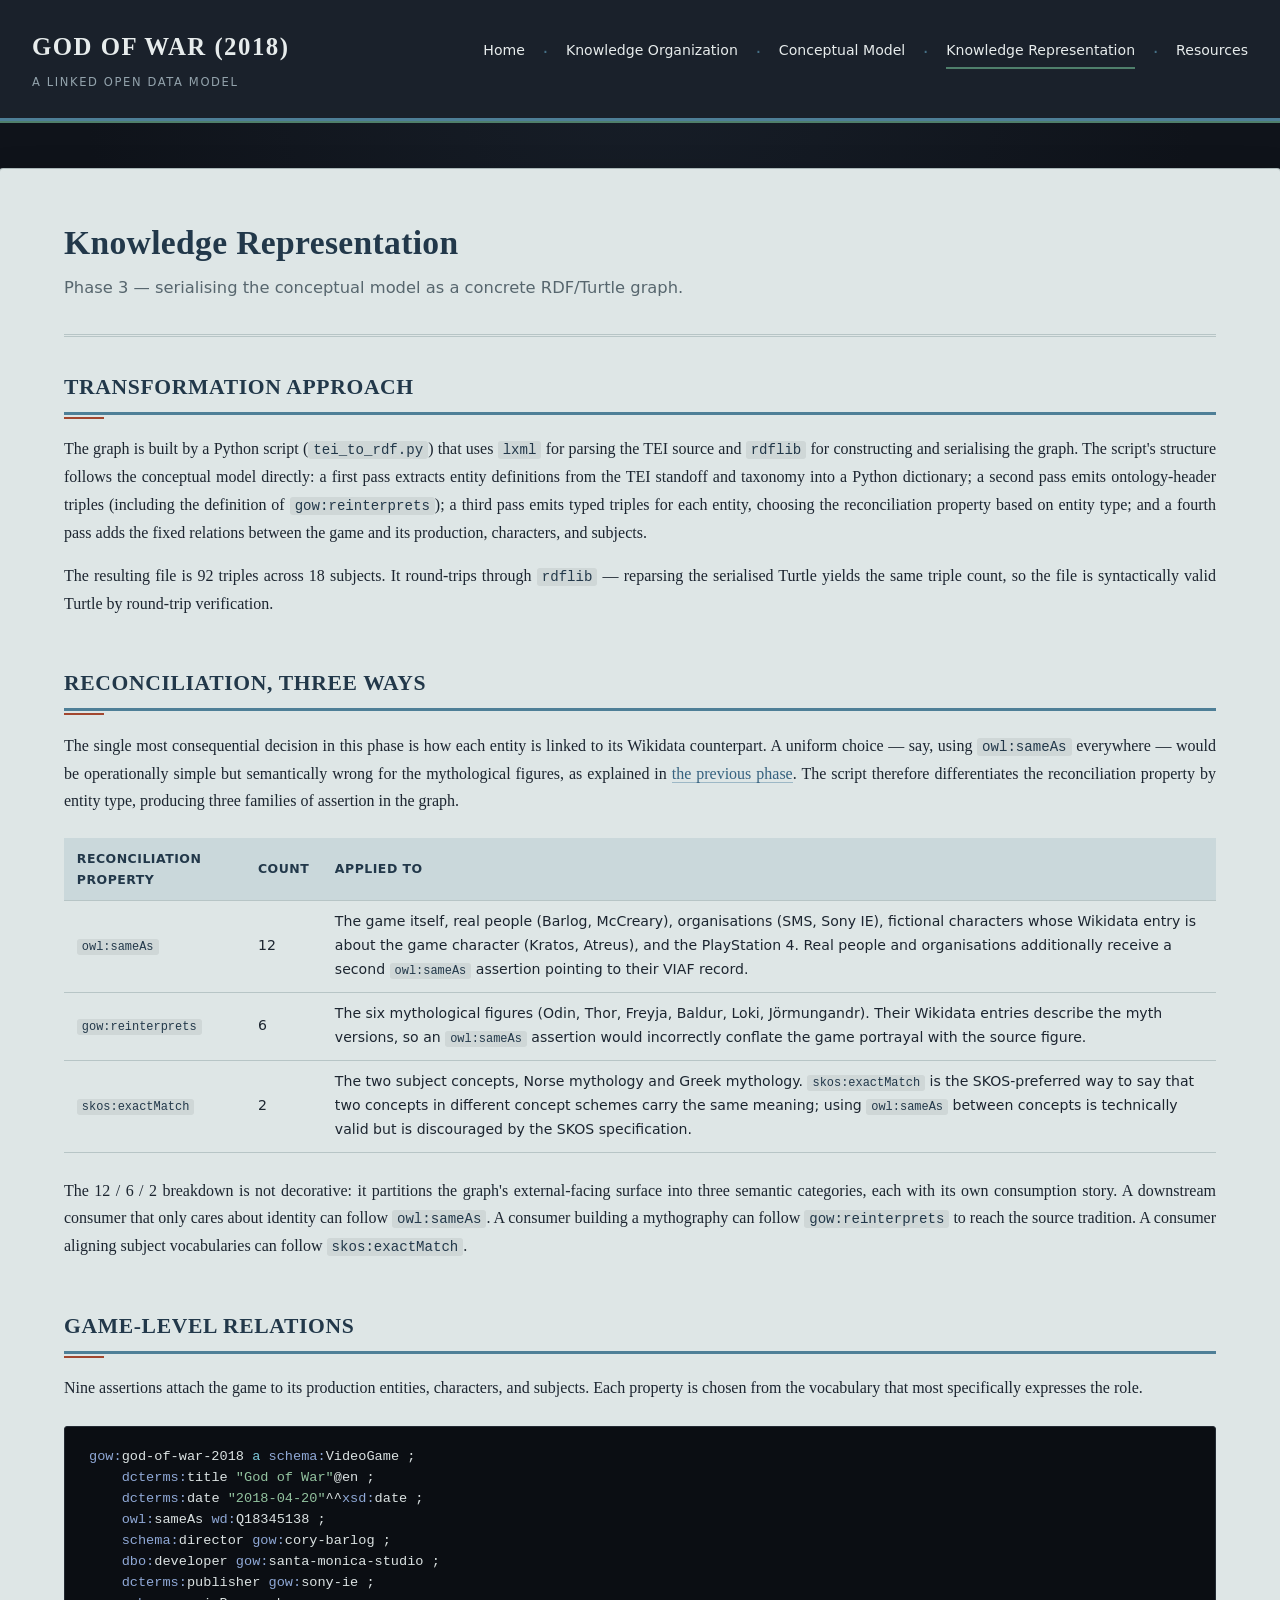
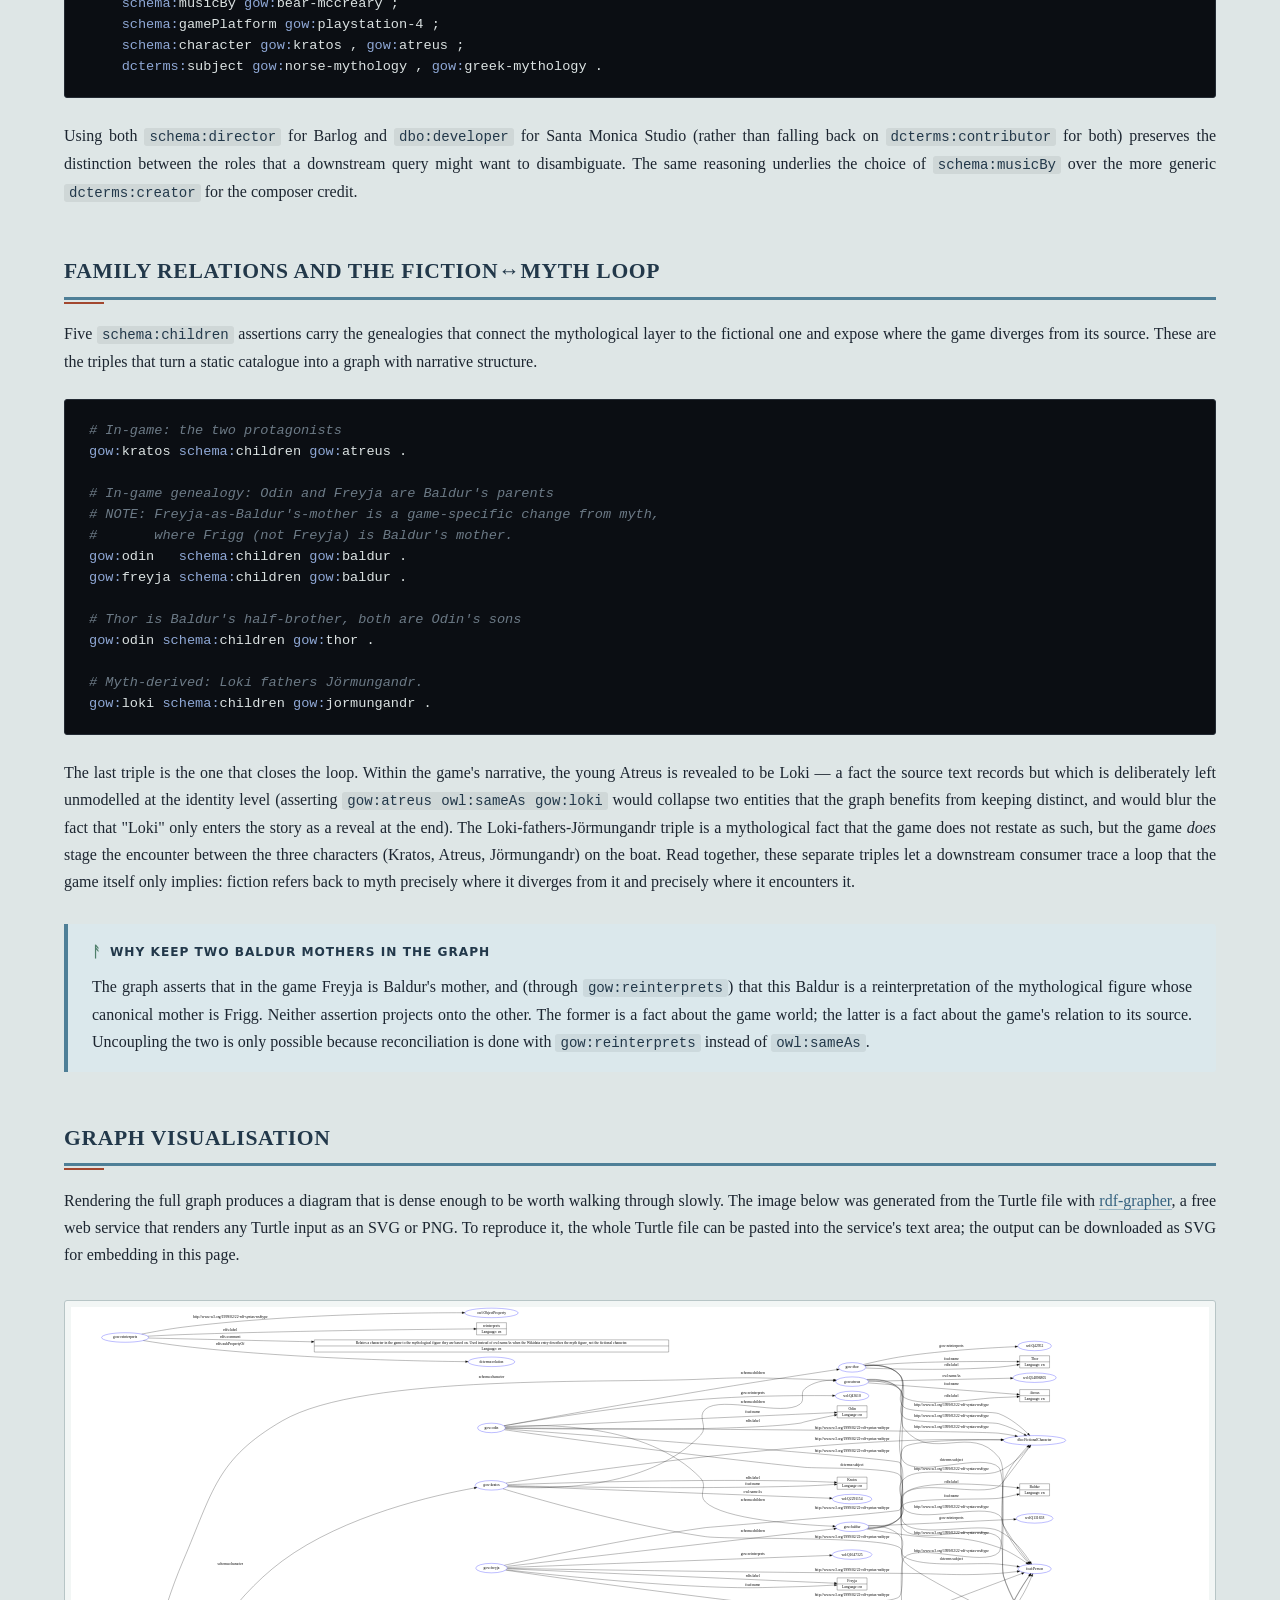
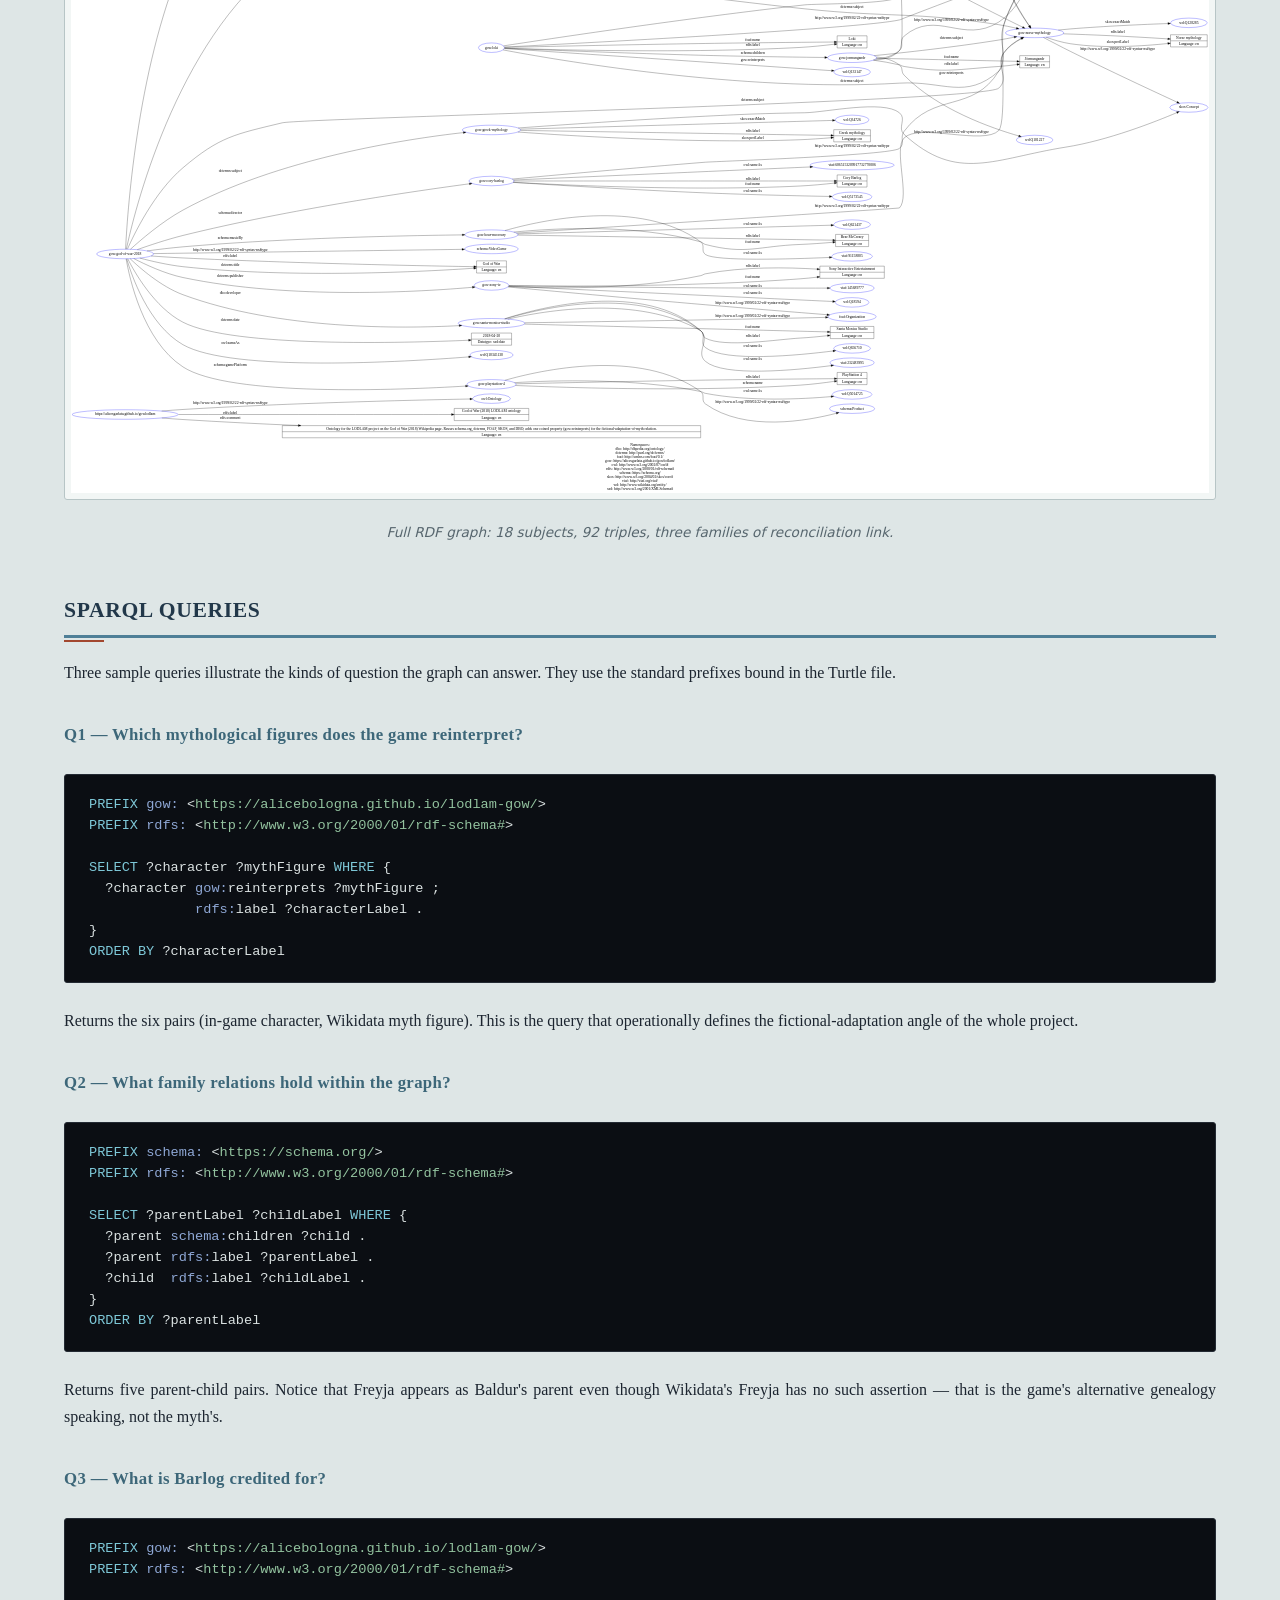
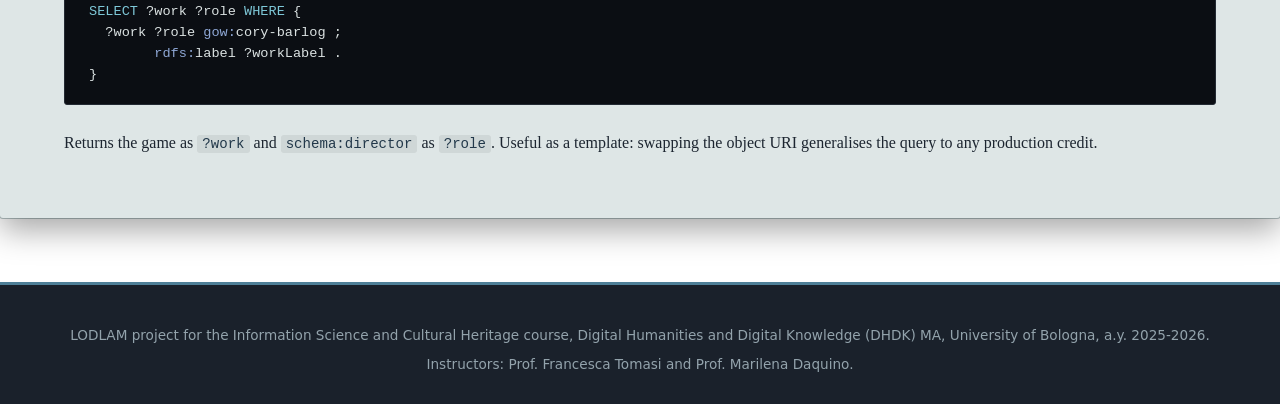
<file: knwoledge-representation.html>
<!DOCTYPE html>
<html lang="en">
<head>
<meta charset="UTF-8">
<meta name="viewport" content="width=device-width, initial-scale=1.0">
<title>Knowledge Representation — God of War (2018) LOD Project</title>
<link rel="stylesheet" href="css/style.css">
</head>
<body>

<header class="site-header">
  <div class="header-inner">
    <a href="index.html" class="site-title">
      <span class="site-title-main">God of War (2018)</span>
      <span class="site-title-sub">A LINKED OPEN DATA MODEL</span>
    </a>
    <nav class="site-nav">
      <ul>
        <li><a href="index.html">Home</a></li>
        <li><a href="knowledge-organization.html">Knowledge Organization</a></li>
        <li><a href="conceptual-model.html">Conceptual Model</a></li>
        <li><a href="knowledge-representation.html" class="current">Knowledge Representation</a></li>
        <li><a href="resources.html">Resources</a></li>
      </ul>
    </nav>
  </div>
</header>

<main class="content">

  <div class="hero">
    <h1>Knowledge Representation</h1>
    <p class="subtitle">Phase 3 — serialising the conceptual model as a concrete RDF/Turtle graph.</p>
  </div>

  <article>

    <h2>Transformation approach</h2>

    <p>The graph is built by a Python script (<code>tei_to_rdf.py</code>) that uses <code>lxml</code> for parsing the TEI source and <code>rdflib</code> for constructing and serialising the graph. The script's structure follows the conceptual model directly: a first pass extracts entity definitions from the TEI standoff and taxonomy into a Python dictionary; a second pass emits ontology-header triples (including the definition of <code>gow:reinterprets</code>); a third pass emits typed triples for each entity, choosing the reconciliation property based on entity type; and a fourth pass adds the fixed relations between the game and its production, characters, and subjects.</p>

    <p>The resulting file is 92 triples across 18 subjects. It round-trips through <code>rdflib</code> — reparsing the serialised Turtle yields the same triple count, so the file is syntactically valid Turtle by round-trip verification.</p>

    <h2>Reconciliation, three ways</h2>

    <p>The single most consequential decision in this phase is how each entity is linked to its Wikidata counterpart. A uniform choice — say, using <code>owl:sameAs</code> everywhere — would be operationally simple but semantically wrong for the mythological figures, as explained in <a href="conceptual-model.html#the-coined-property">the previous phase</a>. The script therefore differentiates the reconciliation property by entity type, producing three families of assertion in the graph.</p>

    <table>
      <thead><tr><th>Reconciliation property</th><th>Count</th><th>Applied to</th></tr></thead>
      <tbody>
        <tr>
          <td><code>owl:sameAs</code></td>
          <td>12</td>
          <td>The game itself, real people (Barlog, McCreary), organisations (SMS, Sony IE), fictional characters whose Wikidata entry is about the game character (Kratos, Atreus), and the PlayStation 4. Real people and organisations additionally receive a second <code>owl:sameAs</code> assertion pointing to their VIAF record.</td>
        </tr>
        <tr>
          <td><code>gow:reinterprets</code></td>
          <td>6</td>
          <td>The six mythological figures (Odin, Thor, Freyja, Baldur, Loki, Jörmungandr). Their Wikidata entries describe the myth versions, so an <code>owl:sameAs</code> assertion would incorrectly conflate the game portrayal with the source figure.</td>
        </tr>
        <tr>
          <td><code>skos:exactMatch</code></td>
          <td>2</td>
          <td>The two subject concepts, Norse mythology and Greek mythology. <code>skos:exactMatch</code> is the SKOS-preferred way to say that two concepts in different concept schemes carry the same meaning; using <code>owl:sameAs</code> between concepts is technically valid but is discouraged by the SKOS specification.</td>
        </tr>
      </tbody>
    </table>

    <p>The 12 / 6 / 2 breakdown is not decorative: it partitions the graph's external-facing surface into three semantic categories, each with its own consumption story. A downstream consumer that only cares about identity can follow <code>owl:sameAs</code>. A consumer building a mythography can follow <code>gow:reinterprets</code> to reach the source tradition. A consumer aligning subject vocabularies can follow <code>skos:exactMatch</code>.</p>

    <h2>Game-level relations</h2>

    <p>Nine assertions attach the game to its production entities, characters, and subjects. Each property is chosen from the vocabulary that most specifically expresses the role.</p>

<pre><code><span class="ns">gow:</span>god-of-war-2018 <span class="kw">a</span> <span class="ns">schema:</span>VideoGame ;
    <span class="ns">dcterms:</span>title <span class="st">"God of War"</span>@en ;
    <span class="ns">dcterms:</span>date <span class="st">"2018-04-20"</span>^^<span class="ns">xsd:</span>date ;
    <span class="ns">owl:</span>sameAs <span class="ns">wd:</span>Q18345138 ;
    <span class="ns">schema:</span>director <span class="ns">gow:</span>cory-barlog ;
    <span class="ns">dbo:</span>developer <span class="ns">gow:</span>santa-monica-studio ;
    <span class="ns">dcterms:</span>publisher <span class="ns">gow:</span>sony-ie ;
    <span class="ns">schema:</span>musicBy <span class="ns">gow:</span>bear-mccreary ;
    <span class="ns">schema:</span>gamePlatform <span class="ns">gow:</span>playstation-4 ;
    <span class="ns">schema:</span>character <span class="ns">gow:</span>kratos , <span class="ns">gow:</span>atreus ;
    <span class="ns">dcterms:</span>subject <span class="ns">gow:</span>norse-mythology , <span class="ns">gow:</span>greek-mythology .</code></pre>

    <p>Using both <code>schema:director</code> for Barlog and <code>dbo:developer</code> for Santa Monica Studio (rather than falling back on <code>dcterms:contributor</code> for both) preserves the distinction between the roles that a downstream query might want to disambiguate. The same reasoning underlies the choice of <code>schema:musicBy</code> over the more generic <code>dcterms:creator</code> for the composer credit.</p>

    <h2>Family relations and the fiction↔myth loop</h2>

    <p>Five <code>schema:children</code> assertions carry the genealogies that connect the mythological layer to the fictional one and expose where the game diverges from its source. These are the triples that turn a static catalogue into a graph with narrative structure.</p>

<pre><code><span class="cm"># In-game: the two protagonists</span>
<span class="ns">gow:</span>kratos <span class="ns">schema:</span>children <span class="ns">gow:</span>atreus .

<span class="cm"># In-game genealogy: Odin and Freyja are Baldur's parents</span>
<span class="cm"># NOTE: Freyja-as-Baldur's-mother is a game-specific change from myth,</span>
<span class="cm">#       where Frigg (not Freyja) is Baldur's mother.</span>
<span class="ns">gow:</span>odin   <span class="ns">schema:</span>children <span class="ns">gow:</span>baldur .
<span class="ns">gow:</span>freyja <span class="ns">schema:</span>children <span class="ns">gow:</span>baldur .

<span class="cm"># Thor is Baldur's half-brother, both are Odin's sons</span>
<span class="ns">gow:</span>odin <span class="ns">schema:</span>children <span class="ns">gow:</span>thor .

<span class="cm"># Myth-derived: Loki fathers Jörmungandr.</span>
<span class="ns">gow:</span>loki <span class="ns">schema:</span>children <span class="ns">gow:</span>jormungandr .</code></pre>

    <p>The last triple is the one that closes the loop. Within the game's narrative, the young Atreus is revealed to be Loki — a fact the source text records but which is deliberately left unmodelled at the identity level (asserting <code>gow:atreus owl:sameAs gow:loki</code> would collapse two entities that the graph benefits from keeping distinct, and would blur the fact that "Loki" only enters the story as a reveal at the end). The Loki-fathers-Jörmungandr triple is a mythological fact that the game does not restate as such, but the game <em>does</em> stage the encounter between the three characters (Kratos, Atreus, Jörmungandr) on the boat. Read together, these separate triples let a downstream consumer trace a loop that the game itself only implies: fiction refers back to myth precisely where it diverges from it and precisely where it encounters it.</p>

    <div class="callout">
      <p class="callout-title">Why keep two Baldur mothers in the graph</p>
      <p>The graph asserts that in the game Freyja is Baldur's mother, and (through <code>gow:reinterprets</code>) that this Baldur is a reinterpretation of the mythological figure whose canonical mother is Frigg. Neither assertion projects onto the other. The former is a fact about the game world; the latter is a fact about the game's relation to its source. Uncoupling the two is only possible because reconciliation is done with <code>gow:reinterprets</code> instead of <code>owl:sameAs</code>.</p>
    </div>

    <h2>Graph visualisation</h2>

    <p>Rendering the full graph produces a diagram that is dense enough to be worth walking through slowly. The image below was generated from the Turtle file with <a href="https://www.ldf.fi/service/rdf-grapher" target="_blank" rel="noopener">rdf-grapher</a>, a free web service that renders any Turtle input as an SVG or PNG. To reproduce it, the whole Turtle file can be pasted into the service's text area; the output can be downloaded as SVG for embedding in this page.</p>

    <figure>
      <img src="assets/rdf-graph.svg" alt="RDF graph visualisation showing entities as nodes, relations as labelled edges, and reconciliation links to Wikidata.">
      <figcaption>Full RDF graph: 18 subjects, 92 triples, three families of reconciliation link.</figcaption>
    </figure>

    <h2>SPARQL queries</h2>

    <p>Three sample queries illustrate the kinds of question the graph can answer. They use the standard prefixes bound in the Turtle file.</p>

    <h3>Q1 — Which mythological figures does the game reinterpret?</h3>

<pre><code><span class="kw">PREFIX</span> <span class="ns">gow:</span> &lt;<span class="st">https://alicebologna.github.io/lodlam-gow/</span>&gt;
<span class="kw">PREFIX</span> <span class="ns">rdfs:</span> &lt;<span class="st">http://www.w3.org/2000/01/rdf-schema#</span>&gt;

<span class="kw">SELECT</span> ?character ?mythFigure <span class="kw">WHERE</span> {
  ?character <span class="ns">gow:</span>reinterprets ?mythFigure ;
             <span class="ns">rdfs:</span>label ?characterLabel .
}
<span class="kw">ORDER BY</span> ?characterLabel</code></pre>

    <p>Returns the six pairs (in-game character, Wikidata myth figure). This is the query that operationally defines the fictional-adaptation angle of the whole project.</p>

    <h3>Q2 — What family relations hold within the graph?</h3>

<pre><code><span class="kw">PREFIX</span> <span class="ns">schema:</span> &lt;<span class="st">https://schema.org/</span>&gt;
<span class="kw">PREFIX</span> <span class="ns">rdfs:</span> &lt;<span class="st">http://www.w3.org/2000/01/rdf-schema#</span>&gt;

<span class="kw">SELECT</span> ?parentLabel ?childLabel <span class="kw">WHERE</span> {
  ?parent <span class="ns">schema:</span>children ?child .
  ?parent <span class="ns">rdfs:</span>label ?parentLabel .
  ?child  <span class="ns">rdfs:</span>label ?childLabel .
}
<span class="kw">ORDER BY</span> ?parentLabel</code></pre>

    <p>Returns five parent-child pairs. Notice that Freyja appears as Baldur's parent even though Wikidata's Freyja has no such assertion — that is the game's alternative genealogy speaking, not the myth's.</p>

    <h3>Q3 — What is Barlog credited for?</h3>

<pre><code><span class="kw">PREFIX</span> <span class="ns">gow:</span> &lt;<span class="st">https://alicebologna.github.io/lodlam-gow/</span>&gt;
<span class="kw">PREFIX</span> <span class="ns">rdfs:</span> &lt;<span class="st">http://www.w3.org/2000/01/rdf-schema#</span>&gt;

<span class="kw">SELECT</span> ?work ?role <span class="kw">WHERE</span> {
  ?work ?role <span class="ns">gow:</span>cory-barlog ;
        <span class="ns">rdfs:</span>label ?workLabel .
}</code></pre>

    <p>Returns the game as <code>?work</code> and <code>schema:director</code> as <code>?role</code>. Useful as a template: swapping the object URI generalises the query to any production credit.</p>

  </article>
</main>

<footer class="site-footer">
  <p>LODLAM project for the Information Science and Cultural Heritage course, Digital Humanities and Digital Knowledge (DHDK) MA, University of Bologna, a.y. 2025-2026.</p>
  <p>Instructors: Prof. Francesca Tomasi and Prof. Marilena Daquino.</p>
</footer>

</body>
</html>
</file>
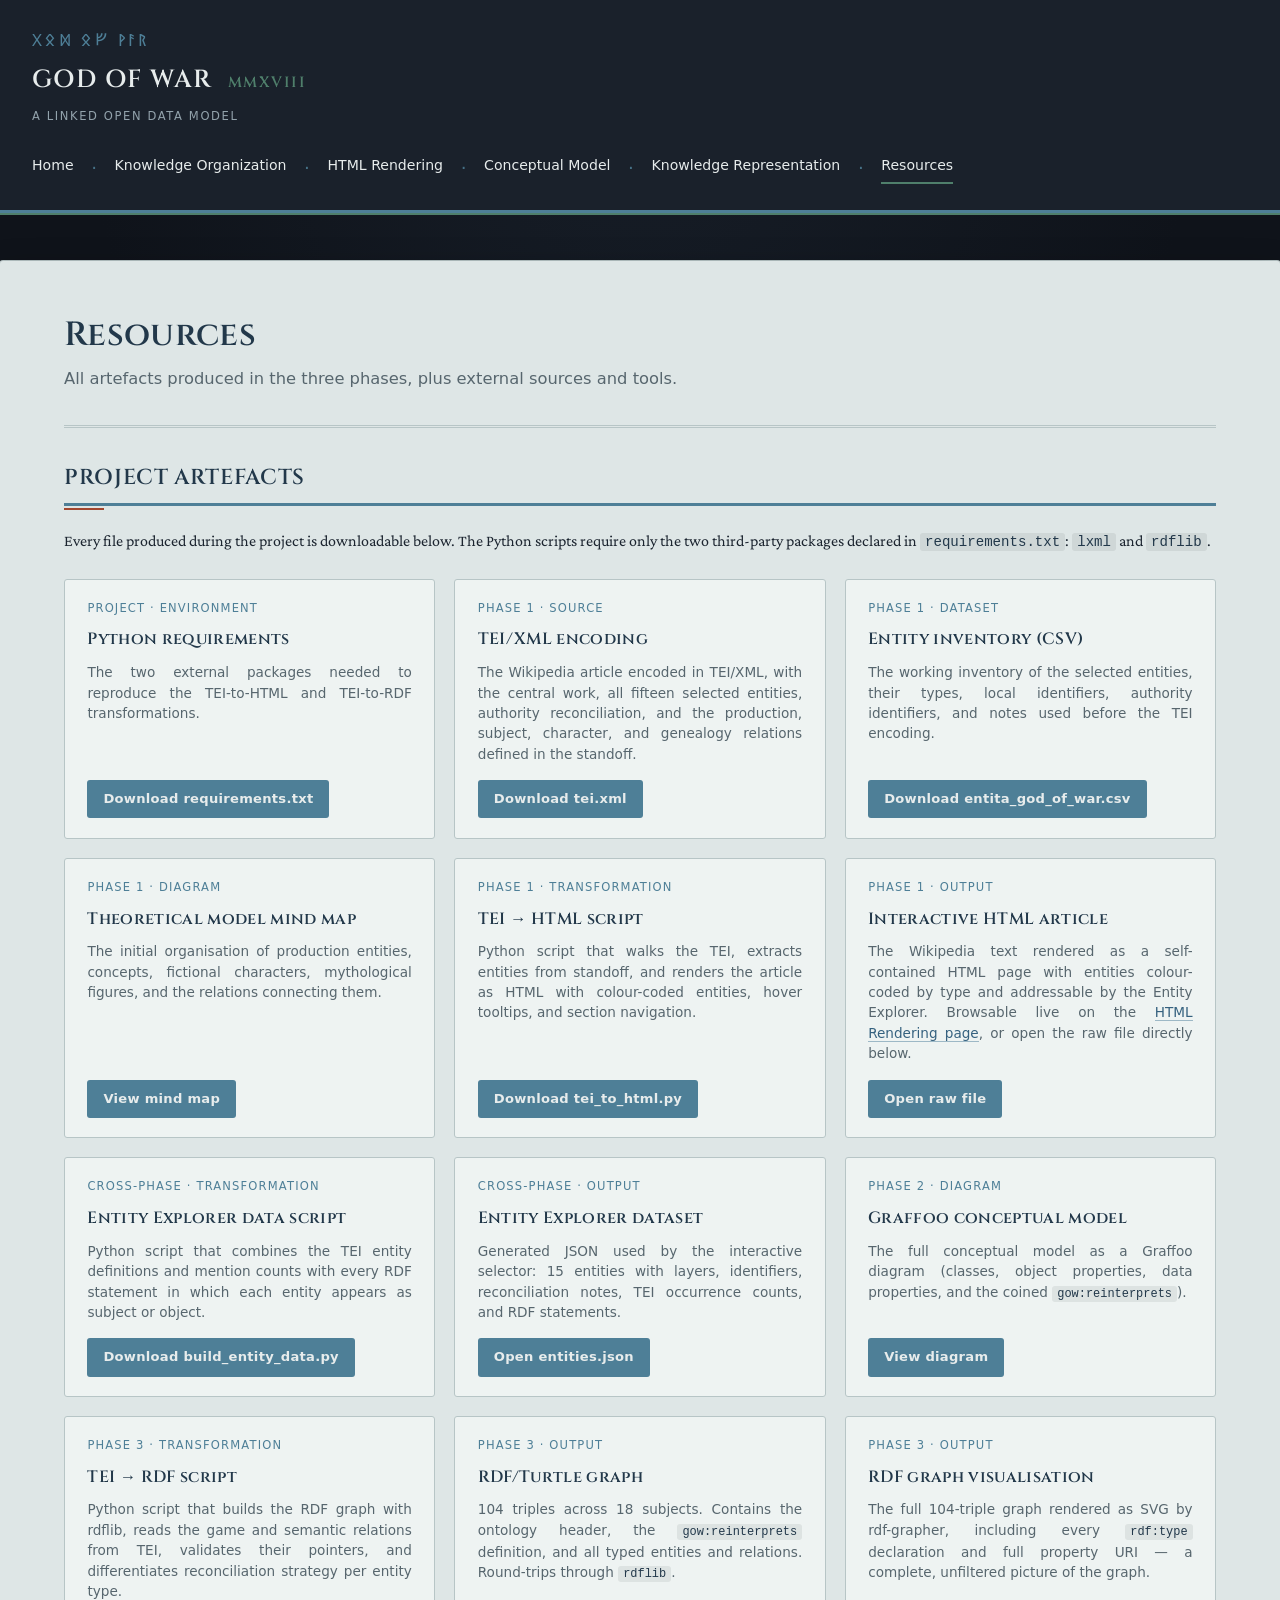
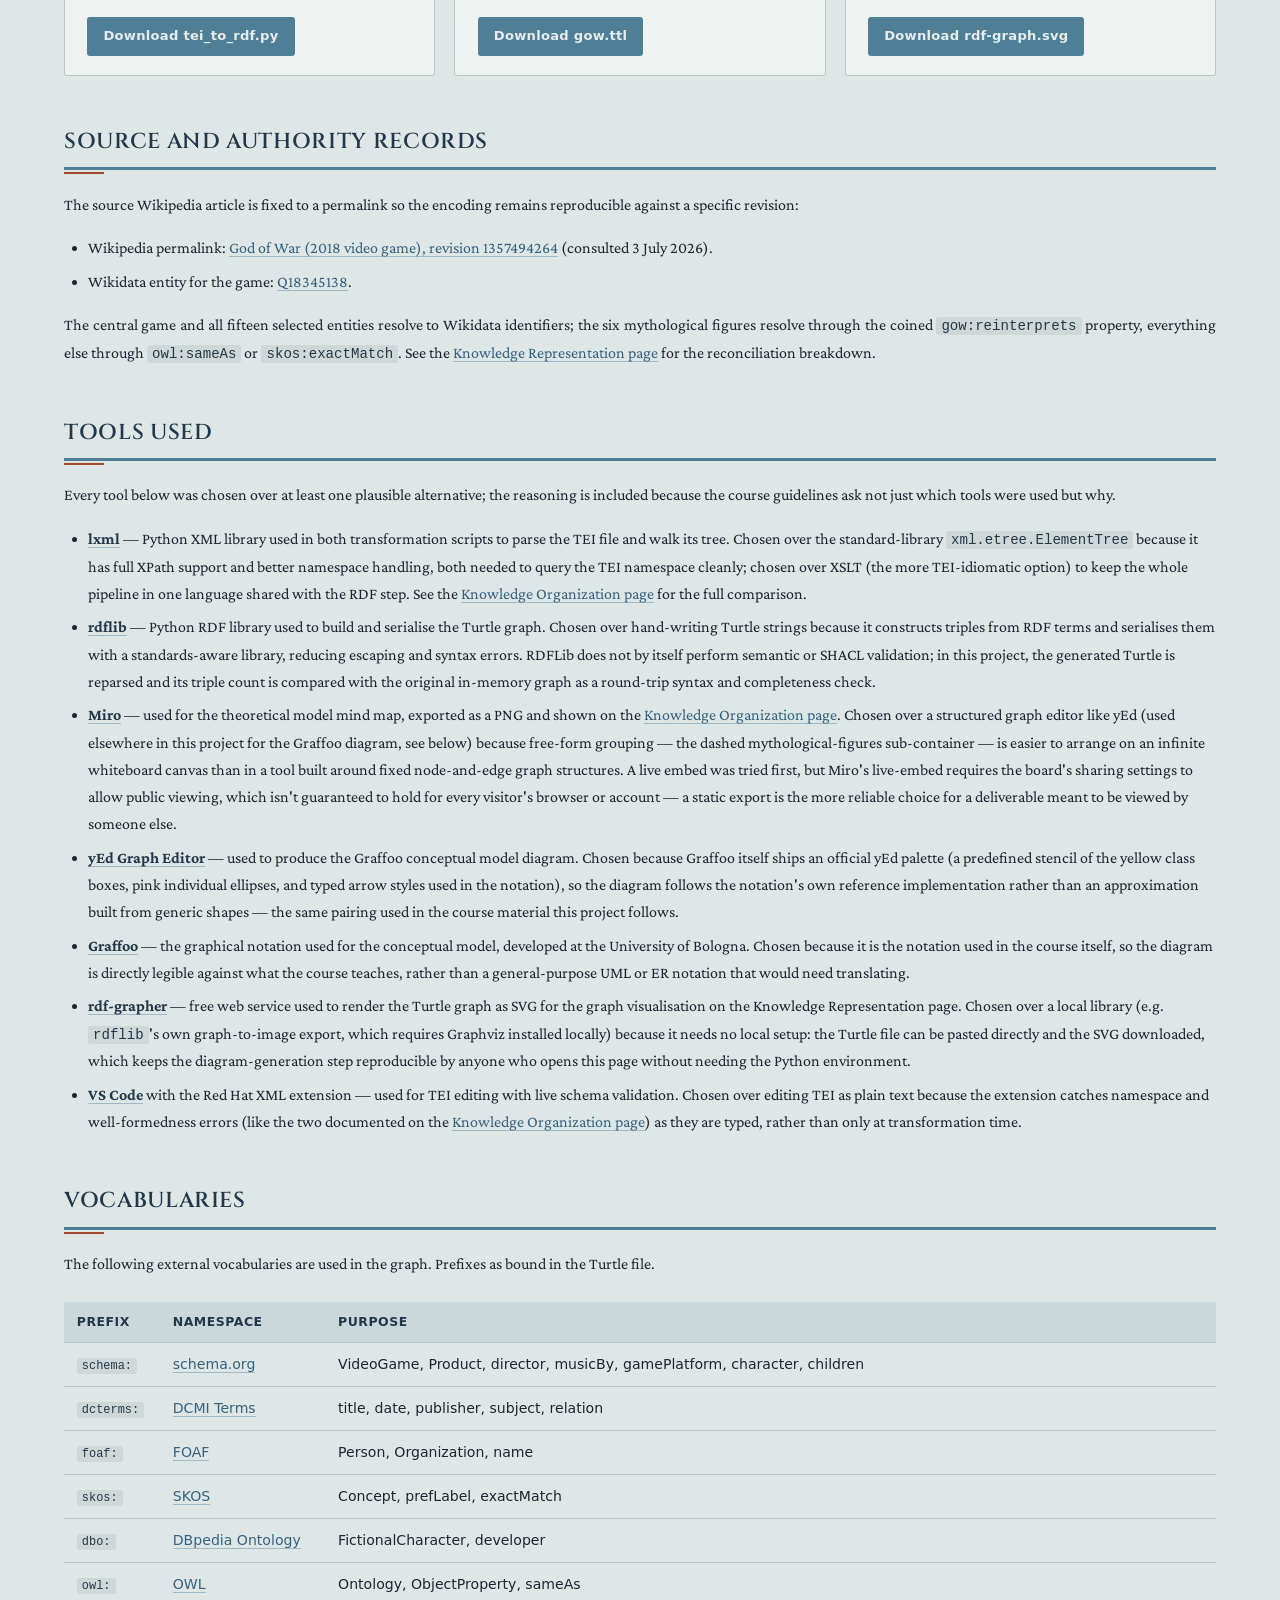
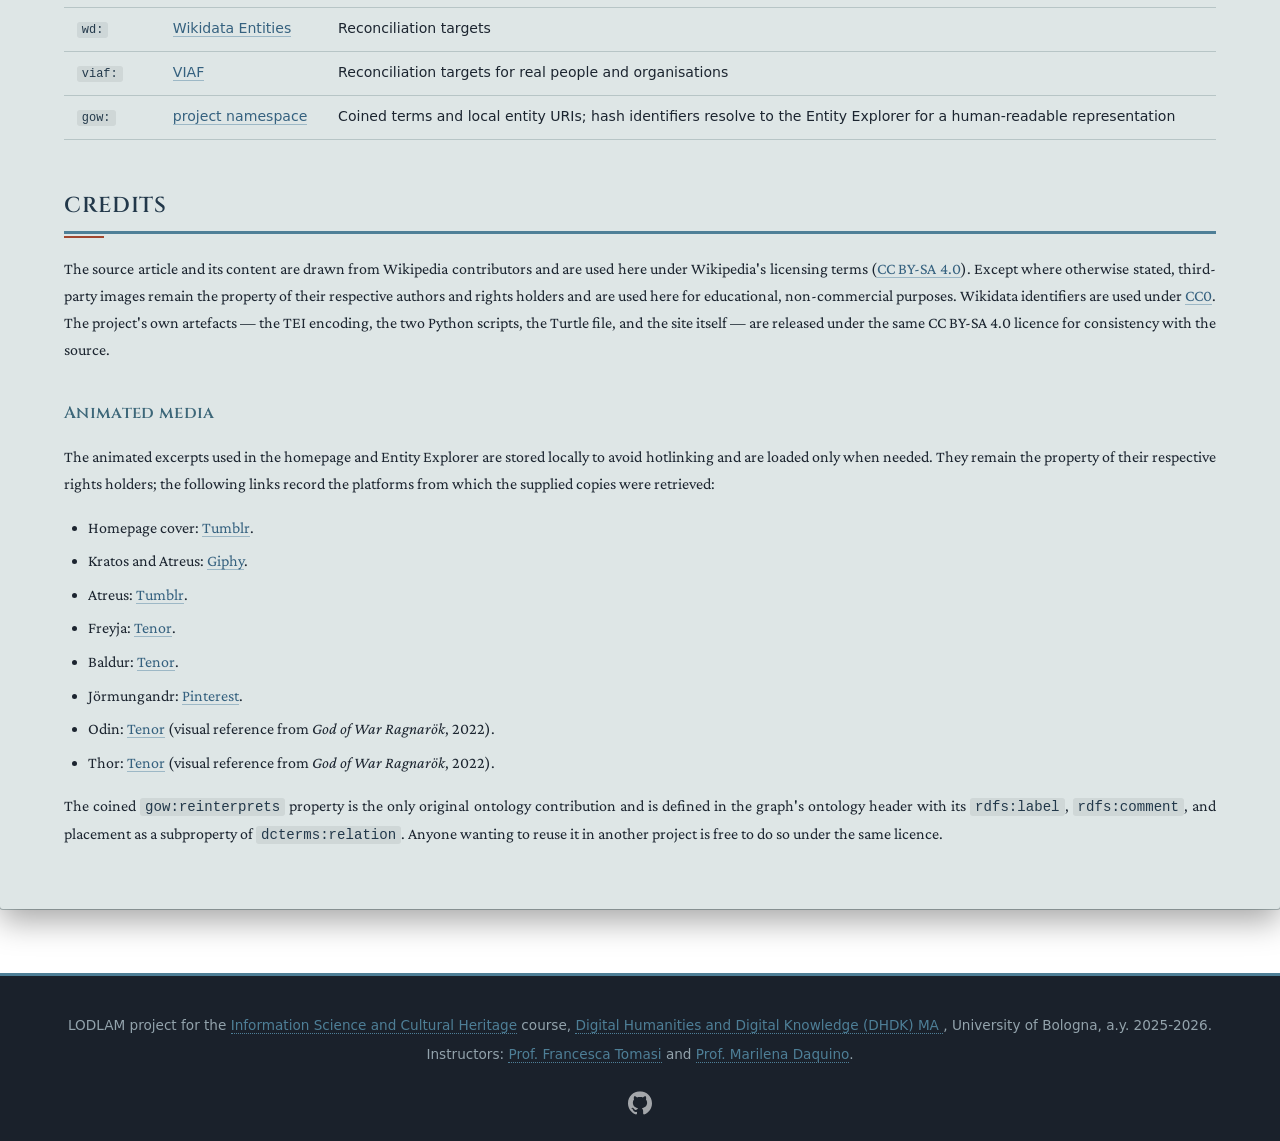
<file: resources.html>
<!DOCTYPE html>
<html lang="en">
<head>
<meta charset="UTF-8">
<meta name="viewport" content="width=device-width, initial-scale=1.0">
<title>Resources — God of War (2018) LOD Project</title>
<link rel="icon" href="assets/favicon.ico" sizes="any">
<link rel="preconnect" href="https://fonts.googleapis.com">
<link rel="preconnect" href="https://fonts.gstatic.com" crossorigin>
<link href="https://fonts.googleapis.com/css2?family=Cinzel:wght@500;600;700&family=Crimson+Pro:ital,wght@0,400;0,500;0,600;1,400&family=Noto+Sans+Runic&display=swap" rel="stylesheet">
<link rel="stylesheet" href="css/style.css">
</head>
<body>

<header class="site-header">
  <div class="header-inner">
    <a href="index.html" class="site-title">
      <span class="site-title-runic" aria-hidden="true">ᚷᛟᛞ ᛟᚠ ᚹᚨᚱ</span>
      <span class="site-title-main">God of War <span class="site-title-year">MMXVIII</span></span>
      <span class="site-title-sub">A Linked Open Data Model</span>
    </a>
    <nav class="site-nav">
      <ul>
        <li><a href="index.html">Home</a></li>
        <li><a href="knowledge-organization.html">Knowledge Organization</a></li>
        <li><a href="html-rendering.html">HTML Rendering</a></li>
        <li><a href="conceptual-model.html">Conceptual Model</a></li>
        <li><a href="knowledge-representation.html">Knowledge Representation</a></li>
        <li><a href="resources.html" class="current">Resources</a></li>
      </ul>
    </nav>
  </div>
</header>

<main class="content">

  <div class="hero">
    <h1>Resources</h1>
    <p class="subtitle">All artefacts produced in the three phases, plus external sources and tools.</p>
  </div>

  <article>

    <h2>Project artefacts</h2>

    <p>Every file produced during the project is downloadable below. The Python scripts require only the two third-party packages declared in <code>requirements.txt</code>: <code>lxml</code> and <code>rdflib</code>.</p>

    <div class="downloads-grid">

      <div class="download-card">
        <span class="type-label">Project · Environment</span>
        <h3>Python requirements</h3>
        <p>The two external packages needed to reproduce the TEI-to-HTML and TEI-to-RDF transformations.</p>
        <a href="requirements.txt" download class="download-link">Download requirements.txt</a>
      </div>

      <div class="download-card">
        <span class="type-label">Phase 1 · Source</span>
        <h3>TEI/XML encoding</h3>
        <p>The Wikipedia article encoded in TEI/XML, with the central work, all fifteen selected entities, authority reconciliation, and the production, subject, character, and genealogy relations defined in the standoff.</p>
        <a href="files/tei.xml" download class="download-link">Download tei.xml</a>
      </div>

      <div class="download-card">
        <span class="type-label">Phase 1 · Dataset</span>
        <h3>Entity inventory (CSV)</h3>
        <p>The working inventory of the selected entities, their types, local identifiers, authority identifiers, and notes used before the TEI encoding.</p>
        <a href="files/entita_god_of_war.csv" download class="download-link">Download entita_god_of_war.csv</a>
      </div>

      <div class="download-card">
        <span class="type-label">Phase 1 · Diagram</span>
        <h3>Theoretical model mind map</h3>
        <p>The initial organisation of production entities, concepts, fictional characters, mythological figures, and the relations connecting them.</p>
        <a href="assets/mind-map.png" target="_blank" rel="noopener" class="download-link">View mind map</a>
      </div>

      <div class="download-card">
        <span class="type-label">Phase 1 · Transformation</span>
        <h3>TEI → HTML script</h3>
        <p>Python script that walks the TEI, extracts entities from standoff, and renders the article as HTML with colour-coded entities, hover tooltips, and section navigation.</p>
        <a href="files/tei_to_html.py" download class="download-link">Download tei_to_html.py</a>
      </div>

      <div class="download-card">
        <span class="type-label">Phase 1 · Output</span>
        <h3>Interactive HTML article</h3>
        <p>The Wikipedia text rendered as a self-contained HTML page with entities colour-coded by type and addressable by the Entity Explorer. Browsable live on the <a href="html-rendering.html">HTML Rendering page</a>, or open the raw file directly below.</p>
        <a href="files/index.html" target="_blank" rel="noopener" class="download-link">Open raw file</a>
      </div>

      <div class="download-card">
        <span class="type-label">Cross-phase · Transformation</span>
        <h3>Entity Explorer data script</h3>
        <p>Python script that combines the TEI entity definitions and mention counts with every RDF statement in which each entity appears as subject or object.</p>
        <a href="files/build_entity_data.py" download class="download-link">Download build_entity_data.py</a>
      </div>

      <div class="download-card">
        <span class="type-label">Cross-phase · Output</span>
        <h3>Entity Explorer dataset</h3>
        <p>Generated JSON used by the interactive selector: 15 entities with layers, identifiers, reconciliation notes, TEI occurrence counts, and RDF statements.</p>
        <a href="files/entities.json" target="_blank" rel="noopener" class="download-link">Open entities.json</a>
      </div>

      <div class="download-card">
        <span class="type-label">Phase 2 · Diagram</span>
        <h3>Graffoo conceptual model</h3>
        <p>The full conceptual model as a Graffoo diagram (classes, object properties, data properties, and the coined <code>gow:reinterprets</code>).</p>
        <a href="assets/graffoo.png" target="_blank" class="download-link">View diagram</a>
      </div>

      <div class="download-card">
        <span class="type-label">Phase 3 · Transformation</span>
        <h3>TEI → RDF script</h3>
        <p>Python script that builds the RDF graph with rdflib, reads the game and semantic relations from TEI, validates their pointers, and differentiates reconciliation strategy per entity type.</p>
        <a href="files/tei_to_rdf.py" download class="download-link">Download tei_to_rdf.py</a>
      </div>

      <div class="download-card">
        <span class="type-label">Phase 3 · Output</span>
        <h3>RDF/Turtle graph</h3>
        <p>104 triples across 18 subjects. Contains the ontology header, the <code>gow:reinterprets</code> definition, and all typed entities and relations. Round-trips through <code>rdflib</code>.</p>
        <a href="files/gow.ttl" download class="download-link">Download gow.ttl</a>
      </div>

      <div class="download-card">
        <span class="type-label">Phase 3 · Output</span>
        <h3>RDF graph visualisation</h3>
        <p>The full 104-triple graph rendered as SVG by rdf-grapher, including every <code>rdf:type</code> declaration and full property URI — a complete, unfiltered picture of the graph.</p>
        <a href="assets/rdf-graph.svg" download class="download-link">Download rdf-graph.svg</a>
      </div>

    </div>

    <h2>Source and authority records</h2>

    <p>The source Wikipedia article is fixed to a permalink so the encoding remains reproducible against a specific revision:</p>

    <ul>
      <li>Wikipedia permalink: <a href="https://en.wikipedia.org/w/index.php?title=God_of_War_(2018_video_game)&amp;oldid=1357494264" target="_blank" rel="noopener">God of War (2018 video game), revision 1357494264</a> (consulted 3 July 2026).</li>
      <li>Wikidata entity for the game: <a href="https://www.wikidata.org/wiki/Q18345138" target="_blank" rel="noopener">Q18345138</a>.</li>
    </ul>

    <p>The central game and all fifteen selected entities resolve to Wikidata identifiers; the six mythological figures resolve through the coined <code>gow:reinterprets</code> property, everything else through <code>owl:sameAs</code> or <code>skos:exactMatch</code>. See the <a href="knowledge-representation.html">Knowledge Representation page</a> for the reconciliation breakdown.</p>

    <h2>Tools used</h2>

    <p>Every tool below was chosen over at least one plausible alternative; the reasoning is included because the course guidelines ask not just which tools were used but why.</p>

    <ul>
      <li><a href="https://lxml.de/" target="_blank" rel="noopener"><strong>lxml</strong></a> — Python XML library used in both transformation scripts to parse the TEI file and walk its tree. Chosen over the standard-library <code>xml.etree.ElementTree</code> because it has full XPath support and better namespace handling, both needed to query the TEI namespace cleanly; chosen over XSLT (the more TEI-idiomatic option) to keep the whole pipeline in one language shared with the RDF step. See the <a href="knowledge-organization.html">Knowledge Organization page</a> for the full comparison.</li>
      <li><a href="https://rdflib.readthedocs.io/" target="_blank" rel="noopener"><strong>rdflib</strong></a> — Python RDF library used to build and serialise the Turtle graph. Chosen over hand-writing Turtle strings because it constructs triples from RDF terms and serialises them with a standards-aware library, reducing escaping and syntax errors. RDFLib does not by itself perform semantic or SHACL validation; in this project, the generated Turtle is reparsed and its triple count is compared with the original in-memory graph as a round-trip syntax and completeness check.</li>
      <li><a href="https://miro.com/" target="_blank" rel="noopener"><strong>Miro</strong></a> — used for the theoretical model mind map, exported as a PNG and shown on the <a href="knowledge-organization.html">Knowledge Organization page</a>. Chosen over a structured graph editor like yEd (used elsewhere in this project for the Graffoo diagram, see below) because free-form grouping — the dashed mythological-figures sub-container — is easier to arrange on an infinite whiteboard canvas than in a tool built around fixed node-and-edge graph structures. A live embed was tried first, but Miro's live-embed requires the board's sharing settings to allow public viewing, which isn't guaranteed to hold for every visitor's browser or account — a static export is the more reliable choice for a deliverable meant to be viewed by someone else.</li>
      <li><a href="https://www.yworks.com/products/yed" target="_blank" rel="noopener"><strong>yEd Graph Editor</strong></a> — used to produce the Graffoo conceptual model diagram. Chosen because Graffoo itself ships an official yEd palette (a predefined stencil of the yellow class boxes, pink individual ellipses, and typed arrow styles used in the notation), so the diagram follows the notation's own reference implementation rather than an approximation built from generic shapes — the same pairing used in the course material this project follows.</li>
      <li><a href="https://essepuntato.it/graffoo/" target="_blank" rel="noopener"><strong>Graffoo</strong></a> — the graphical notation used for the conceptual model, developed at the University of Bologna. Chosen because it is the notation used in the course itself, so the diagram is directly legible against what the course teaches, rather than a general-purpose UML or ER notation that would need translating.</li>
      <li><a href="https://www.ldf.fi/service/rdf-grapher" target="_blank" rel="noopener"><strong>rdf-grapher</strong></a> — free web service used to render the Turtle graph as SVG for the graph visualisation on the Knowledge Representation page. Chosen over a local library (e.g. <code>rdflib</code>'s own graph-to-image export, which requires Graphviz installed locally) because it needs no local setup: the Turtle file can be pasted directly and the SVG downloaded, which keeps the diagram-generation step reproducible by anyone who opens this page without needing the Python environment.</li>
      <li><a href="https://code.visualstudio.com/" target="_blank" rel="noopener"><strong>VS Code</strong></a> with the Red Hat XML extension — used for TEI editing with live schema validation. Chosen over editing TEI as plain text because the extension catches namespace and well-formedness errors (like the two documented on the <a href="knowledge-organization.html">Knowledge Organization page</a>) as they are typed, rather than only at transformation time.</li>
    </ul>

    <h2>Vocabularies</h2>

    <p>The following external vocabularies are used in the graph. Prefixes as bound in the Turtle file.</p>

    <table>
      <thead><tr><th>Prefix</th><th>Namespace</th><th>Purpose</th></tr></thead>
      <tbody>
        <tr><td><code>schema:</code></td><td><a href="https://schema.org/" target="_blank" rel="noopener">schema.org</a></td><td>VideoGame, Product, director, musicBy, gamePlatform, character, children</td></tr>
        <tr><td><code>dcterms:</code></td><td><a href="http://purl.org/dc/terms/" target="_blank" rel="noopener">DCMI Terms</a></td><td>title, date, publisher, subject, relation</td></tr>
        <tr><td><code>foaf:</code></td><td><a href="http://xmlns.com/foaf/0.1/" target="_blank" rel="noopener">FOAF</a></td><td>Person, Organization, name</td></tr>
        <tr><td><code>skos:</code></td><td><a href="http://www.w3.org/2004/02/skos/core#" target="_blank" rel="noopener">SKOS</a></td><td>Concept, prefLabel, exactMatch</td></tr>
        <tr><td><code>dbo:</code></td><td><a href="http://dbpedia.org/ontology/" target="_blank" rel="noopener">DBpedia Ontology</a></td><td>FictionalCharacter, developer</td></tr>
        <tr><td><code>owl:</code></td><td><a href="http://www.w3.org/2002/07/owl" target="_blank" rel="noopener">OWL</a></td><td>Ontology, ObjectProperty, sameAs</td></tr>
        <tr><td><code>wd:</code></td><td><a href="https://www.wikidata.org/entity/" target="_blank" rel="noopener">Wikidata Entities</a></td><td>Reconciliation targets</td></tr>
        <tr><td><code>viaf:</code></td><td><a href="http://viaf.org/viaf/" target="_blank" rel="noopener">VIAF</a></td><td>Reconciliation targets for real people and organisations</td></tr>
        <tr><td><code>gow:</code></td><td><a href="html-rendering.html" target="_blank" rel="noopener">project namespace</a></td><td>Coined terms and local entity URIs; hash identifiers resolve to the Entity Explorer for a human-readable representation</td></tr>
      </tbody>
    </table>

    <h2>Credits</h2>

    <p>The source article and its content are drawn from Wikipedia contributors and are used here under Wikipedia's licensing terms (<a href="https://creativecommons.org/licenses/by-sa/4.0/" target="_blank" rel="noopener">CC BY-SA 4.0</a>). Except where otherwise stated, third-party images remain the property of their respective authors and rights holders and are used here for educational, non-commercial purposes.
Wikidata identifiers are used under <a href="https://creativecommons.org/publicdomain/zero/1.0/" target="_blank" rel="noopener">CC0</a>. The project's own artefacts — the TEI encoding, the two Python scripts, the Turtle file, and the site itself — are released under the same CC BY-SA 4.0 licence for consistency with the source.</p>

    <h3>Animated media</h3>

    <p>The animated excerpts used in the homepage and Entity Explorer are stored locally to avoid hotlinking and are loaded only when needed. They remain the property of their respective rights holders; the following links record the platforms from which the supplied copies were retrieved:</p>

    <ul class="media-credits">
      <li>Homepage cover: <a href="https://64.media.tumblr.com/4d53fc6d0979ff18a4cdac402918d327/tumblr_p8yxydXgip1x88raco1_400.gif" target="_blank" rel="noopener">Tumblr</a>.</li>
      <li>Kratos and Atreus: <a href="https://media4.giphy.com/media/v1.Y2lkPTc5MGI3NjExcDlieWZyM28zdjg1cGNlMTJqZ3ZlZ3F5ZW9xbzRwMXJjdmJzNWI1dCZlcD12MV9pbnRlcm5hbF9naWZfYnlfaWQmY3Q9Zw/nPsp5do4LX9yPOaogy/giphy.gif" target="_blank" rel="noopener">Giphy</a>.</li>
      <li>Atreus: <a href="https://64.media.tumblr.com/a7fc1fb3b70e1e94e1940d0c51363055/2897c3454d1f868b-d0/s400x600/e063e01ee44177a0fe339dde9d064d76ec78e858.gif" target="_blank" rel="noopener">Tumblr</a>.</li>
      <li>Freyja: <a href="https://media.tenor.com/U7VKX-rfTZoAAAAM/freya-god-of-war.gif" target="_blank" rel="noopener">Tenor</a>.</li>
      <li>Baldur: <a href="https://media.tenor.com/UsD6Gl0yfGQAAAAM/god-of-war-baldur.gif" target="_blank" rel="noopener">Tenor</a>.</li>
      <li>Jörmungandr: <a href="https://i.pinimg.com/originals/2a/d7/09/2ad7095637f69b3280e55192adafa5b2.gif" target="_blank" rel="noopener">Pinterest</a>.</li>
      <li>Odin: <a href="https://media.tenor.com/yvIad9M8sNEAAAAM/odin-god-of-war.gif" target="_blank" rel="noopener">Tenor</a> (visual reference from <em>God of War Ragnarök</em>, 2022).</li>
      <li>Thor: <a href="https://media.tenor.com/j24GHQ2kkv8AAAAM/thor-god-of-war-thor-god-of-war-ragnarok.gif" target="_blank" rel="noopener">Tenor</a> (visual reference from <em>God of War Ragnarök</em>, 2022).</li>
    </ul>

    <p>The coined <code>gow:reinterprets</code> property is the only original ontology contribution and is defined in the graph's ontology header with its <code>rdfs:label</code>, <code>rdfs:comment</code>, and placement as a subproperty of <code>dcterms:relation</code>. Anyone wanting to reuse it in another project is free to do so under the same licence.</p>

  </article>
</main>

<footer class="site-footer">
  <p>LODLAM project for the <a href="https://www.unibo.it/it/studiare/insegnamenti-competenze-trasversali-moocs/insegnamenti/insegnamento/2025/542134" target="_blank" rel="noopener noreferrer"> Information Science and Cultural Heritage</a> course, <a href="https://corsi.unibo.it/magistrale/DigitalHumanitiesKnowledge" target="_blank" rel="noopener noreferrer"> Digital Humanities and Digital Knowledge (DHDK) MA </a>, University of Bologna, a.y. 2025-2026.</p>
  <p>Instructors: <a href="https://www.unibo.it/sitoweb/francesca.tomasi" target="_blank" rel="noopener noreferrer">Prof. Francesca Tomasi</a> and <a href="https://www.unibo.it/sitoweb/marilena.daquino2" target="_blank" rel="noopener noreferrer">Prof. Marilena Daquino</a>.</p>
  <div class="footer-social">
    <a href="https://github.com/alicesgarlata/gowlodlam" target="_blank" rel="noopener noreferrer" class="github-link" aria-label="Visit the repository on Github!">
      <img src="assets/GitHub_Invertocat_White.svg" alt="Repository GitHub" width="24" height="24">
    </a>
  </div>
</footer>

</body>
</html>
</file>
<file: css/style.css>
:root {
  /* -- stone / night-sky field ------------------------------------- */
  --color-stone-900: #0f131a;
  --color-stone-800: #1a212b;
  --color-bone: #e7ecec;
  --color-bone-muted: #93a3ac;

  /* -- ice/parchment content panel ------------------------------------ */
  --color-parchment: #dee6e6;
  --color-parchment-dark: #b7c5c6;
  --color-ink: #1c2530;
  --color-ink-muted: #57666e;

  /* -- accents: cold primary, single warm ember spark ------------------ */
  --color-verdigris: #4f7f6b;
  --color-verdigris-hover: #3f6a58;
  --color-frost: #4e7f97;
  --color-frost-hover: #3d6779;
  --color-frost-soft: #dbe8ec;
  --color-steel-title: #22384a;
  --color-ember: #a2472f;
  --color-link: #35617f;
  --color-link-border: #9db8c6;

  /* -- code block (dark tablet, own small cool palette) ---------------- */
  --color-code-bg: #0b0e13;
  --color-code-text: #dbe2e2;
  --color-code-kw: #7ec8d8;
  --color-code-cm: #6c7a86;
  --color-code-st: #93c39f;
  --color-code-ns: #8fa8d6;

  --font-display: 'Cinzel', Georgia, serif;
  --font-runic: 'Noto Sans Runic', sans-serif;
  --font-serif: 'Crimson Pro', Georgia, "Times New Roman", serif;
  --font-sans: system-ui, -apple-system, "Segoe UI", sans-serif;
  --font-mono: "SF Mono", Menlo, Monaco, Consolas, monospace;

  --max-width: 1440px;
}

* { box-sizing: border-box; }

body {
  margin: 0;
  font-family: var(--font-serif);
  color: var(--color-bone);
  background:
    radial-gradient(ellipse at top, #171e28 0%, var(--color-stone-900) 62%),
    repeating-linear-gradient(115deg, rgba(255,255,255,0.015) 0px, rgba(255,255,255,0.015) 1px, transparent 1px, transparent 7px);
  background-attachment: fixed;
  line-height: 1.7;
}

html { 
  scroll-behavior: smooth; 
}
/* --- Header + navigation ------------------------------------------- */

.site-header {
  background: var(--color-stone-800);
  border-bottom: 3px solid var(--color-frost);
  box-shadow: 0 2px 0 0 var(--color-verdigris);
  color: var(--color-bone);
}
.header-inner {
  max-width: 1320px;
  margin: 0 auto;
  padding: 1.6rem 2rem;
  display: flex;
  flex-wrap: wrap;
  align-items: baseline;
  justify-content: space-between;
  gap: 1.5rem;
}
.site-title {
  color: var(--color-bone);
  text-decoration: none;
  display: block;
}
.site-title-runic {
  display: block;
  font-family: var(--font-runic);
  font-size: 1.05rem;
  letter-spacing: 0.2em;
  color: var(--color-frost);
  margin-bottom: 0.3rem;
}
.site-title-main {
  display: block;
  font-family: var(--font-display);
  font-size: 1.55rem;
  font-weight: 600;
  letter-spacing: 0.06em;
  text-transform: uppercase;
  color: var(--color-bone);
}
.site-title-year {
  font-size: 0.6em;
  color: var(--color-verdigris);
  margin-left: 0.5em;
  letter-spacing: 0.1em;
}
.site-title-sub {
  display: block;
  font-family: var(--font-sans);
  font-size: 0.72rem;
  color: var(--color-bone-muted);
  letter-spacing: 0.14em;
  text-transform: uppercase;
  margin-top: 0.35rem;
}

.site-nav ul {
  list-style: none;
  padding: 0;
  margin: 0;
  display: flex;
  flex-wrap: wrap;
  align-items: center;
  font-family: var(--font-sans);
  font-size: 0.88rem;
}
.site-nav li { display: flex; align-items: center; }
.site-nav li + li::before {
  content: "·";
  color: var(--color-frost);
  font-size: 1.3em;
  margin: 0 1.1rem;
  opacity: 0.85;
}
.site-nav a {
  color: var(--color-bone);
  text-decoration: none;
  padding: 0.25rem 0;
  border-bottom: 2px solid transparent;
  transition: border-color 0.15s, color 0.15s;
}
.site-nav a:hover { border-bottom-color: var(--color-frost); }
.site-nav a.current {
  border-bottom-color: var(--color-verdigris);
  color: var(--color-bone);
}

/* --- Main content (ice/parchment panel) ----------------------------------- */

.content {
  max-width: var(--max-width);
  margin: 3rem auto;
  padding: 2.8rem 4rem;
  background: var(--color-parchment);
  color: var(--color-ink);
  border-radius: 3px;
  box-shadow: 0 12px 32px rgba(0,0,0,0.35), 0 0 0 1px var(--color-parchment-dark);
}

.hero {
  padding: 0.5rem 0 2rem;
  border-bottom: 3px double var(--color-parchment-dark);
  margin-bottom: 2rem;
  position: relative;
}
.hero h1 {
  font-family: var(--font-display);
  font-size: 2.1rem;
  font-weight: 600;
  margin: 0 0 0.6rem;
  color: var(--color-steel-title);
  line-height: 1.25;
  letter-spacing: 0.01em;
  max-width: 46ch;
}
.hero .subtitle {
  font-family: var(--font-sans);
  font-size: 1.02rem;
  color: var(--color-ink-muted);
  margin: 0;
  max-width: 60ch;
}

/* --- Home hero: project argument made visual ---------------------- */

.hero-home {
  display: grid;
  grid-template-columns: minmax(0, 0.9fr) minmax(420px, 1.1fr);
  min-height: 440px;
  margin: -2.8rem -4rem 2.2rem;
  padding: 0;
  border-bottom: 0;
  background: var(--color-stone-800);
  color: var(--color-bone);
  overflow: hidden;
}
.hero-copy {
  padding: 3.5rem 2.5rem 3rem 4rem;
  display: flex;
  flex-direction: column;
  justify-content: center;
  position: relative;
  z-index: 2;
}
.hero-eyebrow {
  margin: 0 0 1rem;
  font-family: var(--font-sans);
  color: #8fb8c7;
  font-size: 0.68rem;
  font-weight: 700;
  letter-spacing: 0.14em;
  text-transform: uppercase;
}
.hero-home h1 {
  color: var(--color-bone);
  font-size: clamp(2rem, 3.1vw, 3rem);
  max-width: 14ch;
  text-wrap: balance;
}
.hero-home .subtitle {
  color: var(--color-bone-muted);
  max-width: 40ch;
}
.hero-stats {
  display: flex;
  gap: 1.8rem;
  margin: 2rem 0 1.8rem;
}
.hero-stats div {
  padding-left: 0.8rem;
  border-left: 2px solid var(--color-frost);
}
.hero-stats dt {
  font-family: var(--font-display);
  color: var(--color-bone);
  font-size: 1.25rem;
  line-height: 1;
}
.hero-stats dd {
  margin: 0.3rem 0 0;
  font-family: var(--font-sans);
  color: var(--color-bone-muted);
  font-size: 0.68rem;
  letter-spacing: 0.06em;
  text-transform: uppercase;
}
.hero-link {
  align-self: flex-start;
  font-family: var(--font-sans);
  color: var(--color-bone);
  font-size: 0.8rem;
  font-weight: 700;
  letter-spacing: 0.04em;
  text-decoration: none;
  border-bottom: 1px solid var(--color-ember);
  padding-bottom: 0.25rem;
}
.hero-link span { color: #cf765d; margin-left: 0.35rem; }

.hero-image {
  position: relative;
  min-height: 440px;
  background:
    linear-gradient(90deg, var(--color-stone-800) 0%, rgba(26,33,43,0.5) 22%, rgba(15,19,26,0.08) 62%),
    linear-gradient(0deg, rgba(15,19,26,0.62), transparent 55%),
    url('../assets/gifs/cover.gif') center / cover no-repeat;
}
.graph-fragment {
  position: absolute;
  left: 7%;
  right: 7%;
  bottom: 2rem;
  display: grid;
  grid-template-columns: minmax(120px, 1fr) minmax(135px, 0.8fr) minmax(130px, 1fr);
  align-items: center;
  filter: drop-shadow(0 4px 12px rgba(0,0,0,0.55));
}
.graph-node {
  padding: 0.65rem 0.8rem;
  border: 1px solid rgba(231,236,236,0.55);
  background: rgba(15,19,26,0.88);
  color: var(--color-bone);
  font-family: var(--font-mono);
  font-size: 0.72rem;
  text-align: center;
  backdrop-filter: blur(5px);
}
.graph-node small {
  display: block;
  margin-bottom: 0.25rem;
  color: #9fb0b7;
  font-family: var(--font-sans);
  font-size: 0.55rem;
  letter-spacing: 0.09em;
  text-transform: uppercase;
}
.graph-node-game { border-top: 3px solid var(--color-frost); }
.graph-node-myth { border-top: 3px solid var(--color-verdigris); }
.graph-edge {
  display: flex;
  align-items: center;
  position: relative;
  color: #efb09e;
  font-family: var(--font-mono);
  font-size: 0.59rem;
  text-align: center;
}
.graph-edge::before {
  content: "";
  width: 100%;
  height: 2px;
  background: var(--color-ember);
}
.graph-edge b {
  position: absolute;
  left: 50%;
  bottom: 0.5rem;
  transform: translateX(-50%);
  white-space: nowrap;
  font-weight: 500;
}
.graph-edge i {
  position: absolute;
  right: -1px;
  width: 0;
  height: 0;
  border-top: 5px solid transparent;
  border-bottom: 5px solid transparent;
  border-left: 8px solid var(--color-ember);
}

.model-question {
  display: grid;
  grid-template-columns: auto 1fr;
  gap: 1.2rem;
  align-items: center;
  padding: 1.3rem 1.5rem;
  margin: 0 0 2.2rem;
  background: linear-gradient(110deg, #e7eeed, var(--color-frost-soft));
  border: 1px solid var(--color-parchment-dark);
  border-left: 4px solid var(--color-ember);
}
.model-question-mark {
  width: 2.6rem;
  height: 2.6rem;
  display: grid;
  place-items: center;
  border: 1px solid var(--color-ember);
  border-radius: 50%;
  color: var(--color-ember);
  font-family: var(--font-display);
  font-size: 1.35rem;
}
.model-question p {
  margin: 0 0 0.25rem;
  color: var(--color-ember);
  font-family: var(--font-sans);
  font-size: 0.66rem;
  font-weight: 700;
  letter-spacing: 0.1em;
  text-transform: uppercase;
}
.model-question h2 {
  margin: 0;
  color: var(--color-steel-title);
  font-family: var(--font-serif);
  font-size: 1.18rem;
  font-weight: 500;
  line-height: 1.35;
}

/* --- Myth vs game slideshow ----------------------------------------- */

.myth-slideshow {
  position: relative;
  margin: 2rem 0;
}
.slideshow-viewport {
  overflow: hidden;
  border-radius: 3px;
  border: none;
  background: transparent;
}
.slideshow-track {
  display: flex;
  transition: transform 0.5s cubic-bezier(0.4, 0.0, 0.2, 1);
}
.slide {
  flex: 0 0 100%;
  max-width: 100%;
  box-sizing: border-box;
  padding: 0;
  display: flex;
  flex-direction: column;
}
.slide h3 {
  font-family: var(--font-display);
  margin: 0 0 1rem;
  font-size: 1.15rem;
  letter-spacing: 0.02em;
  color: var(--color-steel-title);
  text-align: center;
}
.slide .image-pair {
  max-width: 100%;
  margin: 0;
}
.slide .comparison-text,
.slide .comparison-placeholder {
  max-width: 100%;
  margin: 0;
  text-align: center;
  background: var(--color-frost);
  color: var(--color-bone);
  padding: 1.5rem;
  border-radius: 0 0 3px 3px;
}

.slide-arrow {
  position: absolute;
  top: 50%;
  transform: translateY(-50%);
  width: 40px;
  height: 40px;
  border-radius: 50%;
  border: 1px solid var(--color-parchment-dark);
  background: #fbf8ee;
  color: var(--color-steel-title);
  font-size: 1.4rem;
  line-height: 1;
  cursor: pointer;
  display: flex;
  align-items: center;
  justify-content: center;
  transition: background 0.15s, border-color 0.15s;
  box-shadow: 0 2px 6px rgba(0,0,0,0.1);
}
.slide-arrow:hover {
  background: var(--color-frost);
  color: var(--color-bone);
  border-color: var(--color-frost);
}
.slide-prev { left: -14px; }
.slide-next { right: -14px; }

.slide-dots {
  display: flex;
  justify-content: center;
  gap: 0.5rem;
  margin-top: 1rem;
}
.slide-dot {
  width: 9px;
  height: 9px;
  border-radius: 50%;
  background: var(--color-parchment-dark);
  border: none;
  padding: 0;
  cursor: pointer;
  transition: background 0.15s, transform 0.15s;
}
.slide-dot:hover { transform: scale(1.2); }
.slide-dot.active { background: var(--color-frost); }

@media (max-width: 700px) {
  .slide { padding: 1.2rem 2.6rem 1.5rem; }
  .slide-arrow { width: 34px; height: 34px; font-size: 1.2rem; }
  .slide-prev { left: -6px; }
  .slide-next { right: -6px; }
}

/* --- Myth vs game placeholder grid (kept for reference / possible reuse) --- */

.myth-game-grid {
  display: grid;
  grid-template-columns: repeat(auto-fit, minmax(240px, 1fr));
  gap: 0.6rem;
  margin: 2rem 0;
}
.myth-game-card {
  background: #eef3f2;
  border: 1px solid var(--color-parchment-dark);
  border-radius: 3px;
  padding: 0.6rem 0.8rem;
}
.myth-game-card h3 {
  font-family: var(--font-display);
  margin: 0 0 0.9rem;
  font-size: 1rem;
  letter-spacing: 0.02em;
  color: var(--color-steel-title);
}
.image-pair {
  display: flex;
  gap: 0.6rem;
  margin-bottom: 0.9rem;
}
.image-slot {
  flex: 1;
  height: 280px;
  border: 2px dashed #9aabad;
  border-radius: 3px;
  display: flex;
  flex-direction: column;
  align-items: center;
  justify-content: center;
  text-align: center;
  padding: 0.5rem;
  background: rgba(28, 37, 48, 0.03);
  overflow: hidden;
  position: relative;
}
.image-slot.filled {
  border: none;
  background: transparent;
}
.image-slot.filled img {
  width: 100%;
  height: 100%;
  object-fit: contain;
  display: block;
  cursor: zoom-in;
}
.image-slot.filled .image-slot-label {
  position: absolute;
  top: 0;
  left: 0;
  right: 0;
  margin: 0;
  padding: 0.25rem 0.4rem;
  background: rgba(15, 19, 26, 0.72);
  color: var(--color-bone);
  font-size: 0.62rem;
  text-align: left;
  pointer-events: none;
}
.image-slot-label {
  font-family: var(--font-sans);
  font-size: 0.68rem;
  text-transform: uppercase;
  letter-spacing: 0.05em;
  font-weight: 700;
  color: var(--color-frost);
  margin-bottom: 0.4rem;
}
.image-slot-hint {
  font-family: var(--font-mono);
  font-size: 0.64rem;
  color: var(--color-ink-muted);
  word-break: break-all;
  line-height: 1.4;
}
.comparison-placeholder {
  font-family: var(--font-sans);
  font-size: 0.82rem;
  font-style: italic;
  line-height: 1.5;
}
.comparison-text {
  font-family: var(--font-serif);
  font-size: 0.92rem;
  line-height: 1.55;
}

article h2 {
  font-family: var(--font-display);
  font-size: 1.35rem;
  font-weight: 600;
  letter-spacing: 0.03em;
  text-transform: uppercase;
  color: var(--color-steel-title);
  border-bottom: 3px solid var(--color-frost);
  padding-bottom: 0.4rem;
  margin: 3rem 0 1.3rem;
  position: relative;
}
article h2::after {
  /* the single warm ember spark, amid an otherwise cold palette —
     a small nod to Muspelheim's fire against Niflheim's ice */
  content: "";
  position: absolute;
  left: 0;
  bottom: -7px;
  width: 40px;
  height: 2px;
  background: var(--color-ember);
}
article h3 {
  font-family: var(--font-display);
  font-size: 1.05rem;
  font-weight: 600;
  letter-spacing: 0.02em;
  color: var(--color-frost-hover);
  margin: 2.2rem 0 0.8rem;
}
article h2:first-child, article h3:first-child { margin-top: 0; }

article p {
  margin: 1rem 0;
  text-align: justify;
  hyphens: auto;
  -webkit-hyphens: auto;
}
article ul, article ol { margin: 1rem 0; padding-left: 1.5rem; }
article li { margin: 0.4rem 0; text-align: left; }

article a {
  color: var(--color-link);
  text-decoration: none;
  border-bottom: 1px solid var(--color-link-border);
  transition: border-color 0.15s;
}
article a:hover { border-bottom-color: var(--color-link); }

article strong { color: var(--color-steel-title); }

/* --- Callout box (illuminated-manuscript marginal note) ------------ */

.callout {
  background: var(--color-frost-soft);
  border-left: 4px solid var(--color-frost);
  padding: 1rem 1.5rem;
  margin: 1.8rem 0;
  border-radius: 0 3px 3px 0;
}
.callout p { margin: 0.5rem 0; text-align: justify; hyphens: auto; -webkit-hyphens: auto; }
.callout p:first-child { margin-top: 0; }
.callout p:last-child { margin-bottom: 0; }
.callout .callout-title {
  font-family: var(--font-sans);
  font-size: 0.76rem;
  text-transform: uppercase;
  letter-spacing: 0.08em;
  color: var(--color-steel-title);
  margin: 0 0 0.5rem;
  font-weight: 700;
  display: flex;
  align-items: center;
  gap: 0.5rem;
}
.callout .callout-title::before {
  content: "ᚨ";
  font-family: var(--font-runic);
  font-size: 1.2em;
  color: var(--color-verdigris);
}

/* --- Code --------------------------------------------------------- */

code {
  font-family: var(--font-mono);
  background: rgba(28, 37, 48, 0.08);
  padding: 1px 5px;
  border-radius: 3px;
  font-size: 0.88em;
  color: var(--color-steel-title);
}
pre {
  background: var(--color-code-bg);
  color: var(--color-code-text);
  padding: 1.2rem 1.5rem;
  overflow-x: auto;
  border-radius: 3px;
  border: 1px solid #232a33;
  font-family: var(--font-mono);
  font-size: 0.85rem;
  line-height: 1.55;
  margin: 1.5rem 0;
}
pre code {
  background: none;
  padding: 0;
  color: inherit;
  font-size: inherit;
}
pre .kw { color: var(--color-code-kw); }
pre .cm { color: var(--color-code-cm); font-style: italic; }
pre .st { color: var(--color-code-st); }
pre .ns { color: var(--color-code-ns); }

/* --- Figures ------------------------------------------------------ */

figure {
  margin: 2rem 0;
  text-align: center;
}
figure img {
  max-width: 100%;
  height: auto;
  border: 1px solid var(--color-parchment-dark);
  border-radius: 3px;
  padding: 6px;
  background: #f2f6f5;
}
figcaption {
  font-family: var(--font-sans);
  font-size: 0.85rem;
  color: var(--color-ink-muted);
  margin-top: 0.8rem;
  font-style: italic;
}
.figure-placeholder {
  padding: 3rem 2rem;
  background: rgba(28, 37, 48, 0.05);
  border: 2px dashed #9aabad;
  border-radius: 3px;
  color: var(--color-ink-muted);
  font-family: var(--font-sans);
  font-size: 0.9rem;
}

/* --- Tables ------------------------------------------------------- */

table {
  width: 100%;
  border-collapse: collapse;
  margin: 1.5rem 0;
  font-family: var(--font-sans);
  font-size: 0.88rem;
}
th, td {
  padding: 0.6rem 0.8rem;
  text-align: left;
  border-bottom: 1px solid var(--color-parchment-dark);
}
th {
  background: rgba(78, 127, 151, 0.14);
  color: var(--color-steel-title);
  font-weight: 700;
  font-family: var(--font-sans);
  font-size: 0.78rem;
  text-transform: uppercase;
  letter-spacing: 0.04em;
}
td code { font-size: 0.85em; }

/* --- Entity swatches (cold natural-pigment palette) ------------------------- */

.entity-swatch {
  display: inline-block;
  padding: 1px 7px;
  border-radius: 3px;
  font-size: 0.9em;
  font-family: var(--font-serif);
}
.entity-swatch.person  { background: #d2e0e6; color: #1f4a5c; }
.entity-swatch.org     { background: #e2dcc4; color: #5a5023; }
.entity-swatch.object  { background: #d7dbe1; color: #37414d; }
.entity-swatch.concept { background: #d1e2d7; color: #29563f; }
.entity-swatch.place   { background: #e3d6cc; color: #5f4432; font-style: italic; }

/* --- Section-index cards on the home page ------------------------ */

.section-index {
  display: grid;
  grid-template-columns: repeat(auto-fit, minmax(240px, 1fr));
  gap: 1.2rem;
  margin: 2rem 0;
}
.section-card {
  background: #eef3f2;
  border: 1px solid var(--color-parchment-dark);
  border-radius: 3px;
  padding: 1.4rem 1.6rem;
  display: block;
  color: inherit;
  text-decoration: none;
  transition: border-color 0.15s, box-shadow 0.15s, transform 0.15s;
}
.section-card:hover {
  border-color: var(--color-frost);
  box-shadow: 0 3px 10px rgba(0,0,0,0.12);
  transform: translateY(-1px);
}
.section-card h3 {
  font-family: var(--font-display);
  margin: 0 0 0.5rem;
  font-size: 1rem;
  letter-spacing: 0.02em;
  color: var(--color-steel-title);
}
.section-card p {
  font-family: var(--font-sans);
  font-size: 0.85rem;
  color: var(--color-ink-muted);
  margin: 0;
  line-height: 1.5;
}
.section-card .step-number {
  font-family: var(--font-runic);
  font-size: 0.85rem;
  color: var(--color-frost);
  letter-spacing: 0.15em;
  display: block;
  margin-bottom: 0.5rem;
}

/* --- Downloads (Resources page) --------------------------------- */

.downloads-grid {
  display: grid;
  grid-template-columns: repeat(auto-fill, minmax(280px, 1fr));
  gap: 1.2rem;
  margin: 1.5rem 0;
}
.download-card {
  background: #eef3f2;
  border: 1px solid var(--color-parchment-dark);
  border-radius: 3px;
  padding: 1.2rem 1.4rem;
  display: flex;
  flex-direction: column;
}
.download-card .type-label {
  font-family: var(--font-sans);
  font-size: 0.72rem;
  color: var(--color-frost);
  text-transform: uppercase;
  letter-spacing: 0.1em;
  margin-bottom: 0.5rem;
}
.download-card h3 {
  font-family: var(--font-display);
  margin: 0 0 0.5rem;
  font-size: 1.02rem;
  color: var(--color-steel-title);
}
.download-card p {
  font-family: var(--font-sans);
  font-size: 0.85rem;
  color: var(--color-ink-muted);
  margin: 0 0 1rem;
  flex-grow: 1;
  line-height: 1.5;
}
.download-card a.download-link {
  font-family: var(--font-sans);
  font-size: 0.82rem;
  font-weight: 600;
  text-decoration: none;
  color: var(--color-bone);
  background: var(--color-frost);
  padding: 0.5rem 1rem;
  border-radius: 3px;
  align-self: flex-start;
  border: none;
  transition: background 0.15s;
  letter-spacing: 0.02em;
}
.download-card a.download-link:hover { background: var(--color-frost-hover); }

/* --- Entity explorer ---------------------------------------------- */

.entity-explorer {
  margin: 1.5rem 0 2.5rem;
  padding: 1.4rem;
  background:
    linear-gradient(135deg, rgba(78, 127, 151, 0.11), rgba(79, 127, 107, 0.07)),
    #eef3f2;
  border: 1px solid var(--color-parchment-dark);
  border-radius: 4px;
  box-shadow: 0 4px 14px rgba(15, 19, 26, 0.08);
}
.entity-explorer p { text-align: left; }
.entity-explorer-heading {
  display: flex;
  align-items: flex-start;
  justify-content: space-between;
  gap: 1rem;
  margin-bottom: 1rem;
}
.entity-explorer-heading h3 {
  margin: 0.1rem 0 0;
  font-size: 1.25rem;
}
.entity-explorer-kicker {
  margin: 0;
  font-family: var(--font-sans);
  font-size: 0.7rem;
  font-weight: 700;
  color: var(--color-frost);
  text-transform: uppercase;
  letter-spacing: 0.11em;
}
.entity-clear,
.entity-filter,
.entity-choice,
.viewer-tab {
  font: 600 0.78rem/1.2 var(--font-sans);
  cursor: pointer;
}
.entity-clear {
  border: 1px solid #8f9a9e;
  background: transparent;
  color: var(--color-steel-title);
  border-radius: 999px;
  padding: 0.45rem 0.8rem;
}
.entity-clear:hover,
.entity-clear:focus-visible {
  border-color: var(--color-ember);
  color: var(--color-ember);
}
.entity-filters {
  display: flex;
  flex-wrap: wrap;
  gap: 0.45rem;
  margin-bottom: 1rem;
}
.entity-filter {
  border: 1px solid #9babad;
  background: rgba(255,255,255,0.62);
  color: var(--color-steel-title);
  border-radius: 999px;
  padding: 0.42rem 0.78rem;
  transition: background 0.15s, border-color 0.15s, color 0.15s;
}
.entity-filter:hover,
.entity-filter:focus-visible {
  border-color: var(--color-frost);
}
.entity-filter.active {
  background: var(--color-frost);
  border-color: var(--color-frost);
  color: #fff;
}
.entity-list {
  display: flex;
  flex-wrap: wrap;
  gap: 0.5rem;
  min-height: 2.25rem;
}
.entity-list > p {
  margin: 0;
  color: var(--color-ink-muted);
  font-family: var(--font-sans);
  font-size: 0.82rem;
}
.entity-choice {
  display: inline-flex;
  align-items: center;
  gap: 0.45rem;
  border: 1px solid #bdc8c8;
  background: #f8fbfa;
  color: var(--color-steel-title);
  border-radius: 3px;
  padding: 0.48rem 0.65rem;
  transition: transform 0.12s, border-color 0.12s, box-shadow 0.12s;
}
.entity-choice small {
  display: inline-grid;
  place-items: center;
  min-width: 1.35rem;
  height: 1.35rem;
  padding: 0 0.25rem;
  border-radius: 999px;
  background: rgba(78, 127, 151, 0.12);
  color: var(--color-frost-hover);
  font-size: 0.66rem;
}
.entity-choice:hover,
.entity-choice:focus-visible {
  border-color: var(--color-frost);
  transform: translateY(-1px);
}
.entity-choice.active {
  border-color: var(--color-ember);
  box-shadow: 0 0 0 2px rgba(162, 71, 47, 0.18);
  color: #71301f;
}
.entity-choice.active small {
  background: var(--color-ember);
  color: #fff;
}
.entity-status {
  margin: 0.75rem 0 1rem;
  min-height: 1.2em;
  color: var(--color-ink-muted);
  font-family: var(--font-sans);
  font-size: 0.75rem;
}
.entity-detail {
  background: rgba(255,255,255,0.78);
  border: 1px solid #c5d0cf;
  border-radius: 3px;
  padding: 1.25rem;
  min-height: 190px;
}
.entity-detail-empty {
  display: grid;
  justify-items: center;
  align-content: center;
  min-height: 150px;
  text-align: center;
  color: var(--color-ink-muted);
}
.entity-detail-empty h3 { margin: 0.3rem 0; }
.entity-detail-empty p {
  margin: 0;
  max-width: 570px;
  text-align: center;
  font-family: var(--font-sans);
  font-size: 0.83rem;
}
.entity-detail-rune {
  color: var(--color-frost);
  font: 1.7rem var(--font-runic);
}
.entity-detail-header {
  display: grid;
  grid-template-columns: 1fr auto;
  gap: 0.25rem 1rem;
  align-items: start;
  margin-bottom: 1rem;
}
.entity-detail-header h3 {
  grid-column: 1;
  margin: 0.2rem 0 0;
  font-size: 1.25rem;
}
.entity-layer {
  grid-column: 1;
  width: fit-content;
  padding: 0.2rem 0.55rem;
  border-radius: 999px;
  font: 700 0.66rem var(--font-sans);
  text-transform: uppercase;
  letter-spacing: 0.07em;
}
.entity-layer-production { background: #e2dcc4; color: #5a5023; }
.entity-layer-fictional { background: #d2e0e6; color: #1f4a5c; }
.entity-layer-mythological { background: #e3d6cc; color: #5f4432; }
.entity-layer-concepts { background: #d1e2d7; color: #29563f; }
.entity-uri {
  grid-column: 2;
  grid-row: 1 / span 2;
  max-width: 430px;
  overflow-wrap: anywhere;
  text-align: right;
  align-self: center;
  font: 0.74rem/1.45 var(--font-mono);
  color: var(--color-frost-hover);
  text-decoration: none;
  border-bottom: 1px dotted #8aa1aa;
}
.entity-uri:hover { color: var(--color-frost); }
.entity-facts {
  display: grid;
  grid-template-columns: max-content minmax(0, 1fr);
  gap: 0.35rem 0.8rem;
  margin: 0 0 0.9rem;
  font-family: var(--font-sans);
  font-size: 0.8rem;
}
.entity-facts dt {
  color: var(--color-ink-muted);
  font-weight: 600;
}
.entity-facts dd {
  margin: 0;
  color: var(--color-steel-title);
}
.entity-reconciliation-note {
  margin: 0.7rem 0;
  color: var(--color-ink-muted);
  font-family: var(--font-sans);
  font-size: 0.82rem;
}
.entity-authorities {
  display: flex;
  flex-wrap: wrap;
  gap: 0.5rem;
  margin: 0.8rem 0 1rem;
}
article .entity-authority-link {
  display: inline-block;
  padding: 0.36rem 0.62rem;
  border: 1px solid #9babad;
  border-radius: 3px;
  background: #eef3f2;
  font: 600 0.75rem var(--font-sans);
  color: var(--color-steel-title);
}
article .entity-authority-link:hover { border-color: var(--color-frost); }
.entity-animation-card {
  max-width: 620px;
  margin: 1rem 0;
  border: 1px solid #5d6a70;
  border-radius: 3px;
  background: var(--color-stone-800);
  padding: 0.4rem;
}
.entity-animation-card > a,
.entity-animation-card picture {
  display: block;
  border: 0;
}
.entity-animation-card img {
  display: block;
  width: 100%;
  height: clamp(230px, 36vw, 360px);
  object-fit: contain;
  border: 0;
  border-radius: 2px;
  background: #0f131a;
  padding: 0;
}
.entity-animation-card figcaption {
  margin: 0.45rem 0.2rem 0.15rem;
  color: var(--color-bone-muted);
  font: 0.72rem/1.45 var(--font-sans);
}
article .entity-animation-card figcaption a {
  color: #b8d4d3;
  border-bottom-color: rgba(184, 212, 211, 0.55);
}
.entity-image-pair {
  display: grid;
  grid-template-columns: repeat(2, minmax(0, 1fr));
  gap: 0.8rem;
  margin: 1rem 0;
  max-width: 620px;
}
.entity-image-card {
  margin: 0;
  border: 1px solid #bdc8c8;
  background: #eef3f2;
  padding: 0.35rem;
}
.entity-image-card a { display: block; border: 0; }
.entity-image-card img {
  width: 100%;
  aspect-ratio: 4 / 3;
  object-fit: cover;
  display: block;
  border: 0;
  border-radius: 2px;
  padding: 0;
}
.entity-image-card figcaption {
  margin: 0.35rem 0.15rem 0.1rem;
  font-size: 0.72rem;
}
.entity-triples-title {
  margin: 1rem 0 0.55rem;
  color: var(--color-steel-title);
  font: 700 0.78rem var(--font-sans);
  text-transform: uppercase;
  letter-spacing: 0.06em;
}
.entity-triple-list {
  list-style: none;
  margin: 0;
  padding: 0;
  display: grid;
  gap: 0.4rem;
}
.entity-triple-list li {
  margin: 0;
  padding: 0.45rem 0.55rem;
  background: rgba(28, 37, 48, 0.045);
  border-left: 2px solid #8aa1aa;
  overflow-wrap: anywhere;
  font-size: 0.78rem;
}
.entity-triple-list code { font-size: 0.82em; }

/* --- Rendered/source viewer --------------------------------------- */

.viewer-shell {
  margin: 1.5rem 0;
  border: 1px solid var(--color-parchment-dark);
  border-radius: 3px;
  overflow: hidden;
  box-shadow: 0 1px 6px rgba(0,0,0,0.15);
}
.viewer-toolbar {
  min-height: 3rem;
  display: flex;
  align-items: center;
  justify-content: space-between;
  gap: 1rem;
  padding: 0.55rem 0.75rem;
  background: var(--color-stone-800);
  border-bottom: 2px solid var(--color-frost);
}
.viewer-tabs {
  display: flex;
  flex-wrap: wrap;
  gap: 0.35rem;
}
.viewer-tab {
  border: 1px solid #5c6870;
  background: #252d37;
  color: var(--color-bone-muted);
  border-radius: 3px;
  padding: 0.45rem 0.7rem;
}
.viewer-tab:hover,
.viewer-tab:focus-visible { border-color: var(--color-frost); color: #fff; }
.viewer-tab.active {
  background: var(--color-frost);
  border-color: var(--color-frost);
  color: #fff;
}
article #viewer-raw-link {
  color: #b9d4df;
  border: 0;
  white-space: nowrap;
  font: 600 0.74rem var(--font-sans);
}
article #viewer-raw-link:hover { color: #fff; }

/* --- Embedded iframe (live HTML rendering) ------------------------ */

.embed-frame {
  margin: 0;
  border: 0;
  border-radius: 0;
  overflow: hidden;
  box-shadow: none;
}
.embed-frame iframe {
  width: 100%;
  height: 720px;
  border: none;
  display: block;
}
.viewer-panel[hidden] { display: none !important; }
.source-panel {
  background: var(--color-code-bg);
  min-height: 720px;
}
.source-panel pre {
  margin: 0;
  min-height: 720px;
  max-height: 720px;
  overflow: auto;
  border: 0;
  border-radius: 0;
  white-space: pre;
}
@media (max-width: 700px) { .embed-frame iframe { height: 480px; } }

@media (max-width: 700px) {
  .entity-explorer-heading,
  .viewer-toolbar { flex-direction: column; align-items: stretch; }
  .entity-detail-header { grid-template-columns: 1fr; }
  .entity-uri { grid-column: 1; grid-row: auto; text-align: left; }
  .entity-image-pair { grid-template-columns: 1fr; }
  .source-panel,
  .source-panel pre { min-height: 480px; max-height: 480px; }
}

/* --- Footer ------------------------------------------------------- */

.site-footer {
  background: var(--color-stone-800);
  border-top: 3px solid var(--color-frost);
  color: var(--color-bone-muted);
  padding: 2rem;
  text-align: center;
  font-family: var(--font-sans);
  font-size: 0.85rem;
  margin-top: 4rem;
}
.site-footer p { margin: 0.4rem 0; }
.site-footer a {
  color: var(--color-frost);
  text-decoration: none;
  border-bottom: 1px dotted var(--color-frost);
}

@media (prefers-reduced-motion: reduce) {
  .hero-image {
    background:
      linear-gradient(90deg, var(--color-stone-800) 0%, rgba(26,33,43,0.5) 22%, rgba(15,19,26,0.08) 62%),
      linear-gradient(0deg, rgba(15,19,26,0.62), transparent 55%),
      url('../assets/gowcover.png') center / cover no-repeat;
  }
}

/* --- Lightbox (click-to-zoom images) ------------------------------ */

figure img.zoomable-img {
  cursor: zoom-in;
  transition: opacity 0.15s, box-shadow 0.15s;
}
figure img.zoomable-img:hover {
  opacity: 0.9;
  box-shadow: 0 2px 10px rgba(0,0,0,0.15);
}
figure img.zoomable-img:focus-visible {
  outline: 2px solid var(--color-frost);
  outline-offset: 2px;
}

.lightbox-overlay {
  position: fixed;
  inset: 0;
  background: rgba(15, 19, 26, 0.95);
  display: none;
  align-items: center;
  justify-content: center;
  z-index: 1000;
  overflow: hidden;
}
.lightbox-overlay.open {
  display: flex;
}
.lightbox-open { overflow: hidden; }
.lightbox-stage {
  position: absolute;
  inset: 4.5rem 5rem 6.5rem;
  display: flex;
  align-items: center;
  justify-content: center;
  overflow: hidden;
}
.lightbox-img {
  max-width: 90vw;
  max-height: 88vh;
  cursor: zoom-in;
  transition: transform 0.05s linear;
  transform-origin: center center;
  user-select: none;
  -webkit-user-drag: none;
  background: #ffffff;
  border-radius: 3px;
  box-shadow: 0 20px 60px rgba(0,0,0,0.5);
  touch-action: none;
}
.lightbox-img.is-zoomed { cursor: grab; }
.lightbox-img.is-zoomed:active { cursor: grabbing; }
.lightbox-close {
  position: absolute;
  top: 1.5rem;
  right: 2rem;
  background: none;
  border: none;
  color: var(--color-bone);
  font-size: 2.2rem;
  line-height: 1;
  cursor: pointer;
  padding: 0.3rem 0.8rem;
  border-radius: 3px;
  transition: color 0.15s, background 0.15s;
}
.lightbox-close:hover,
.lightbox-close:focus-visible {
  color: var(--color-frost);
  background: rgba(255,255,255,0.06);
}
.lightbox-nav {
  position: absolute;
  top: 50%;
  z-index: 2;
  width: 3rem;
  height: 3rem;
  transform: translateY(-50%);
  border: 1px solid rgba(231,236,236,0.38);
  border-radius: 50%;
  background: rgba(15,19,26,0.72);
  color: var(--color-bone);
  font-size: 1.9rem;
  cursor: pointer;
}
.lightbox-prev { left: 1.5rem; }
.lightbox-next { right: 1.5rem; }
.lightbox-nav:hover,
.lightbox-nav:focus-visible { background: var(--color-frost); }
.lightbox-toolbar {
  position: absolute;
  left: 50%;
  bottom: 3.5rem;
  z-index: 2;
  display: flex;
  align-items: center;
  gap: 0.35rem;
  transform: translateX(-50%);
  padding: 0.35rem;
  border: 1px solid rgba(231,236,236,0.2);
  border-radius: 3px;
  background: rgba(15,19,26,0.82);
  font-family: var(--font-sans);
}
.lightbox-toolbar button {
  min-width: 2rem;
  height: 2rem;
  border: 0;
  border-radius: 2px;
  background: rgba(255,255,255,0.08);
  color: var(--color-bone);
  cursor: pointer;
}
.lightbox-toolbar button:hover { background: var(--color-frost); }
.lightbox-reset { padding: 0 0.65rem; }
.lightbox-zoom-level {
  min-width: 3.2rem;
  color: var(--color-bone-muted);
  font-size: 0.72rem;
  text-align: center;
}
.lightbox-caption {
  position: absolute;
  bottom: 1rem;
  left: 50%;
  transform: translateX(-50%);
  width: min(760px, calc(100vw - 3rem));
  margin: 0;
  font-family: var(--font-sans);
  font-size: 0.78rem;
  color: var(--color-bone-muted);
  text-align: center;
  pointer-events: none;
}
@media (max-width: 700px) {
  .lightbox-stage { inset: 4rem 1rem 7rem; }
  .lightbox-caption { font-size: 0.68rem; }
  .lightbox-close { top: 1rem; right: 1rem; font-size: 1.8rem; }
  .lightbox-nav { top: auto; bottom: 3.7rem; width: 2.5rem; height: 2.5rem; }
  .lightbox-prev { left: 1rem; }
  .lightbox-next { right: 1rem; }
}

/* --- Mobile ------------------------------------------------------- */

@media (max-width: 700px) {
  .header-inner {
    flex-direction: column;
    align-items: flex-start;
    padding: 1.2rem 1.2rem;
  }
  .site-nav li + li::before { margin: 0 0.6rem; }
  .content { padding: 1.6rem 1.4rem; margin: 1.5rem auto; }
  .hero h1 { font-size: 1.5rem; }
  article h2 { font-size: 1.15rem; }
  pre { padding: 1rem; font-size: 0.8rem; }
  .hero-home {
    grid-template-columns: 1fr;
    margin: -1.6rem -1.4rem 1.8rem;
  }
  .hero-copy { padding: 2.3rem 1.5rem; }
  .hero-home h1 { max-width: 18ch; }
  .hero-image { min-height: 330px; }
  .hero-stats { gap: 1rem; }
  .graph-fragment { left: 1rem; right: 1rem; bottom: 1.2rem; grid-template-columns: 1fr; gap: 0; }
  .graph-edge { height: 48px; justify-content: center; }
  .graph-edge::before { width: 2px; height: 100%; }
  .graph-edge b { left: calc(50% + 0.7rem); bottom: auto; transform: none; }
  .graph-edge i { right: auto; left: calc(50% - 4px); bottom: -1px; transform: rotate(90deg); }
  .model-question { align-items: start; }
  }
/* --- Footer Social Links --- */
.footer-social {
  margin-top: 1.5rem;
  display: flex;
  justify-content: center;
}

.site-footer a.github-link {
  display: inline-flex;
  align-items: center;
  justify-content: center;
  border-bottom: none; 
  opacity: 0.6; 
  transition: opacity 0.2s ease, transform 0.2s ease;
}

.site-footer a.github-link:hover,
.site-footer a.github-link:focus-visible {
  opacity: 1; 
  transform: translateY(-3px); 
}
</file>
